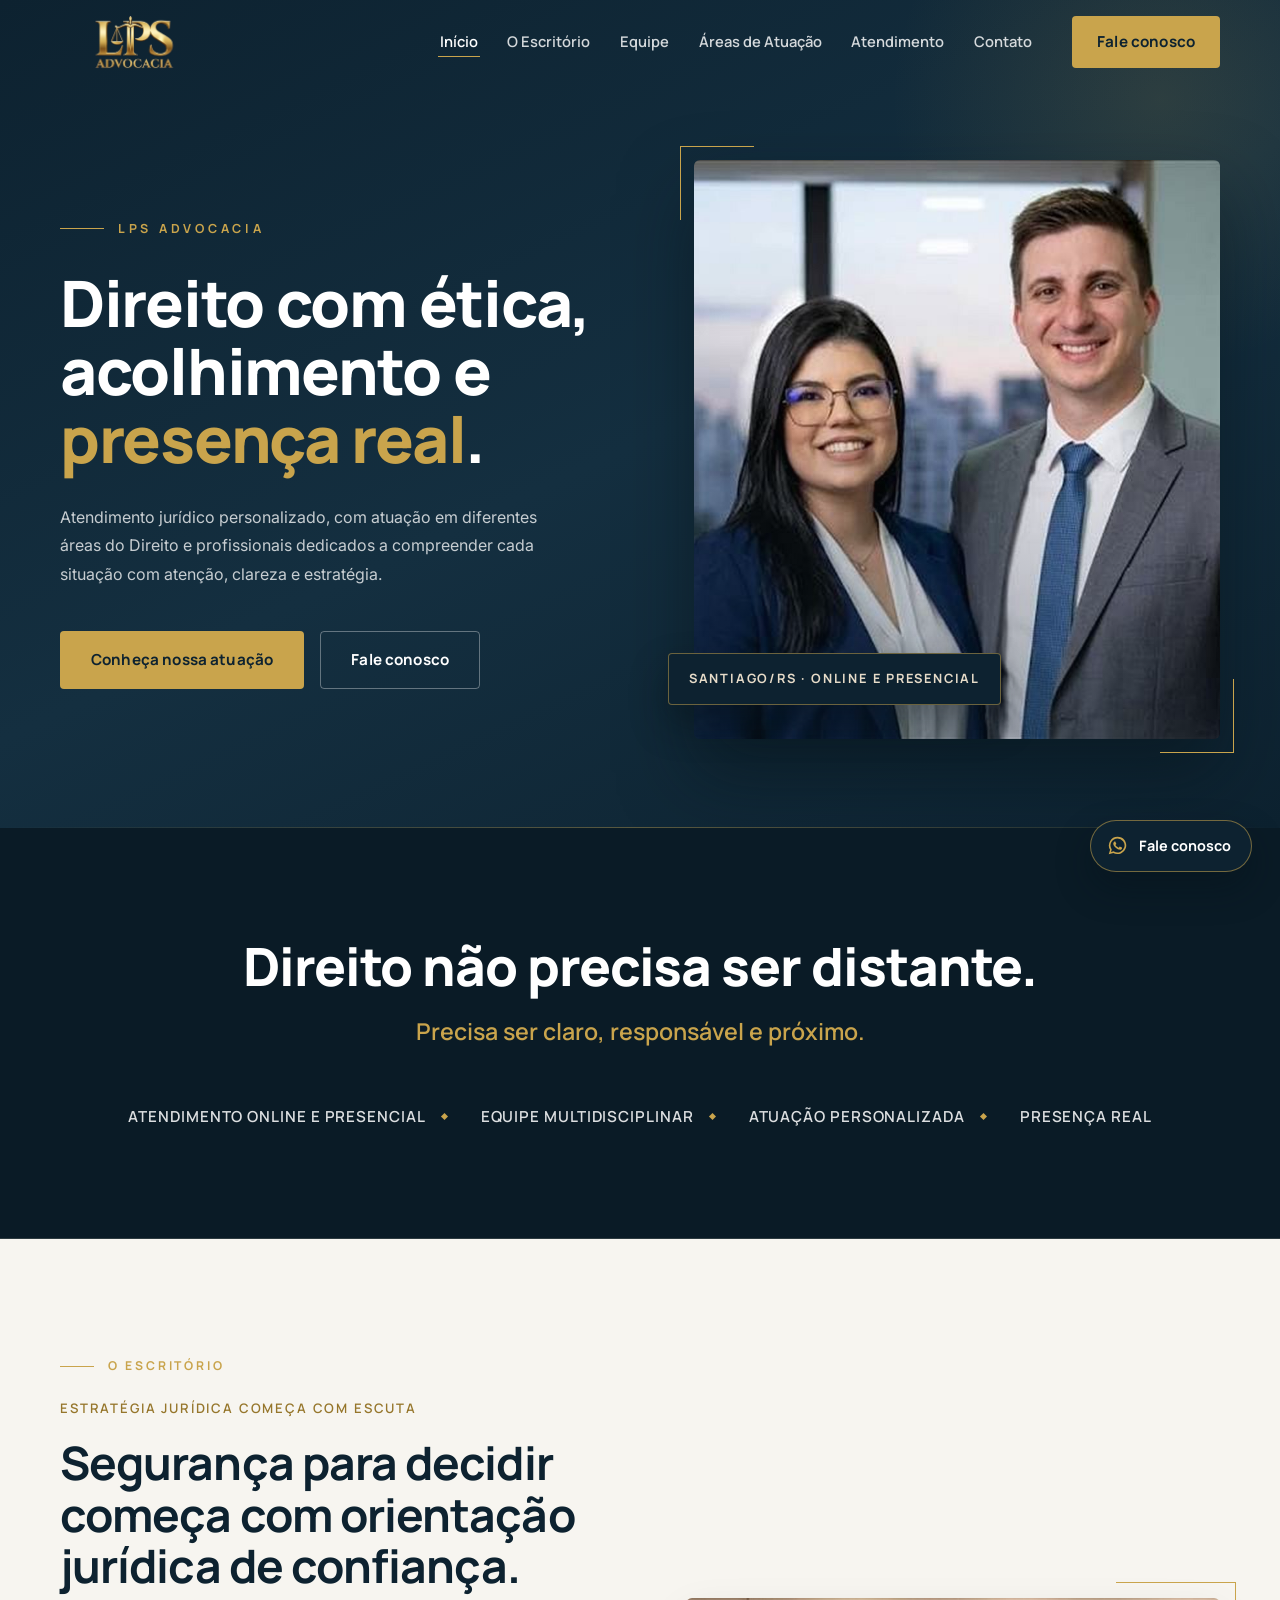
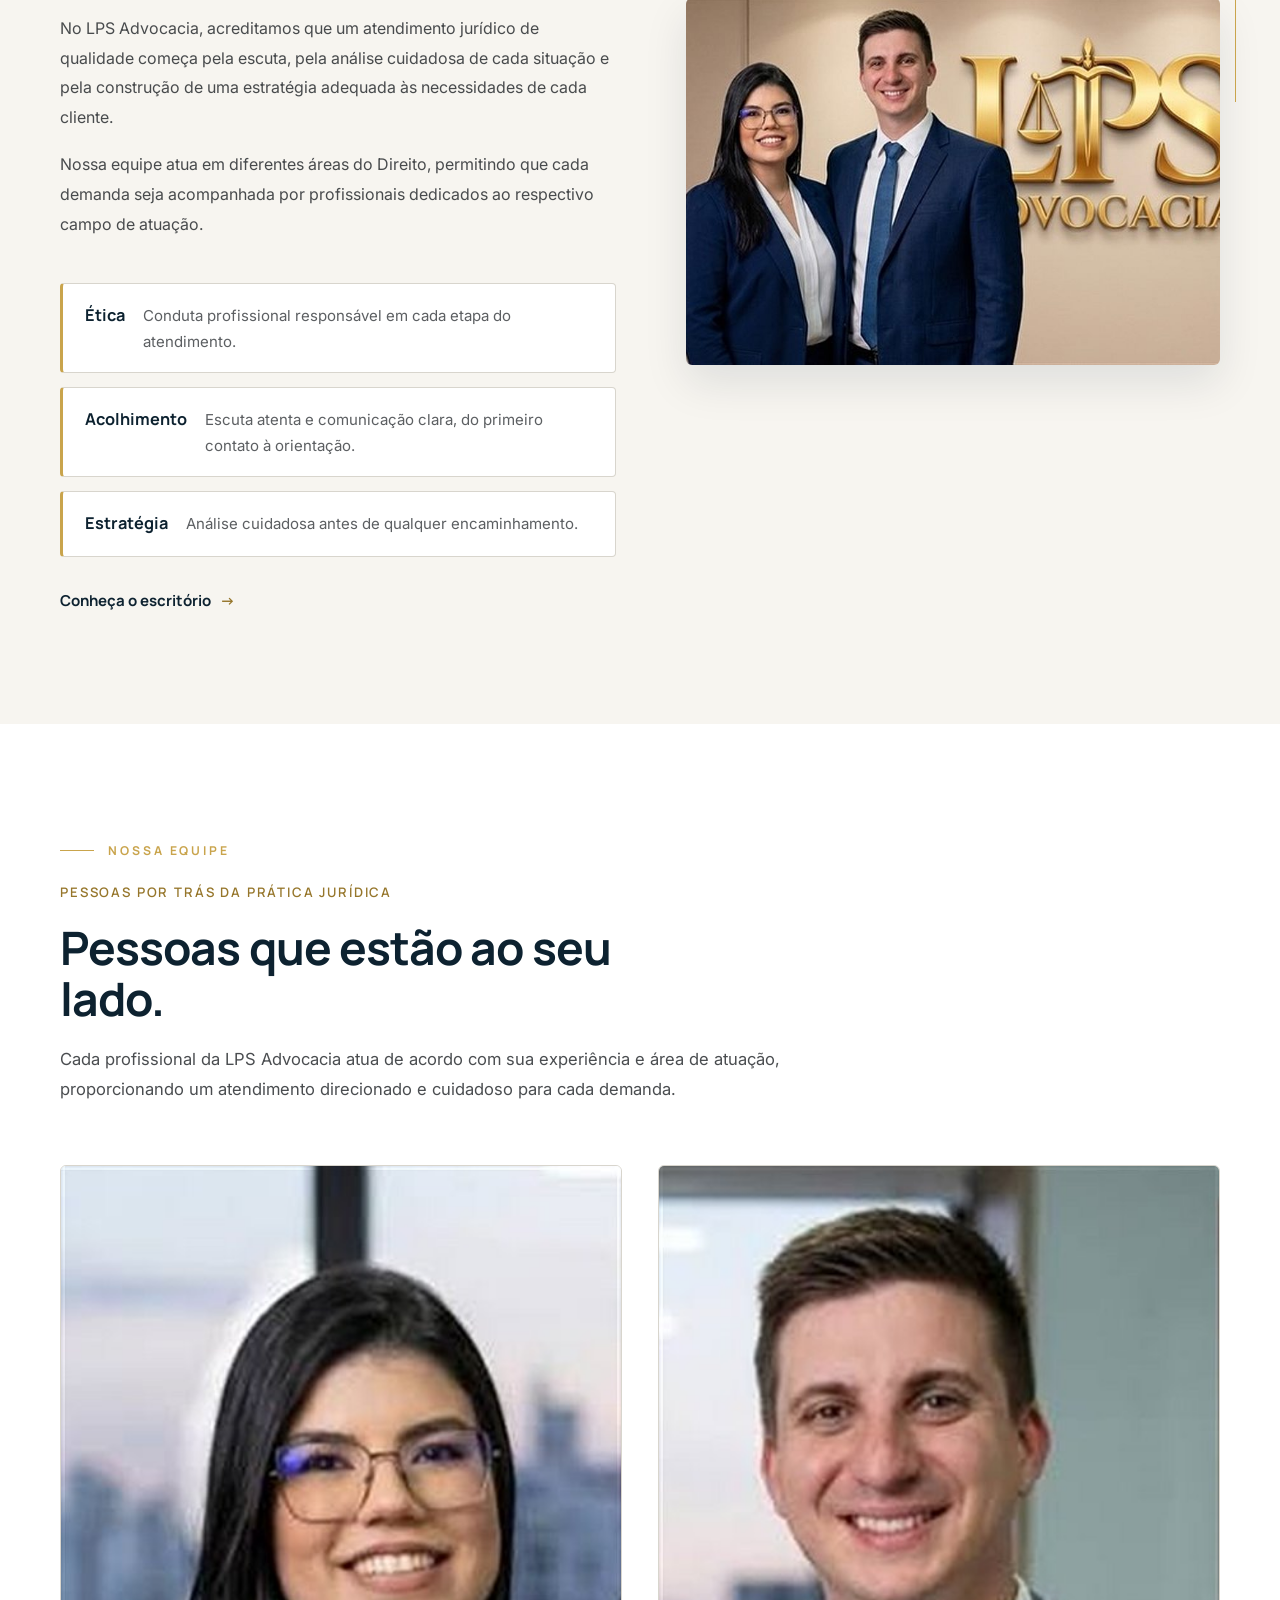
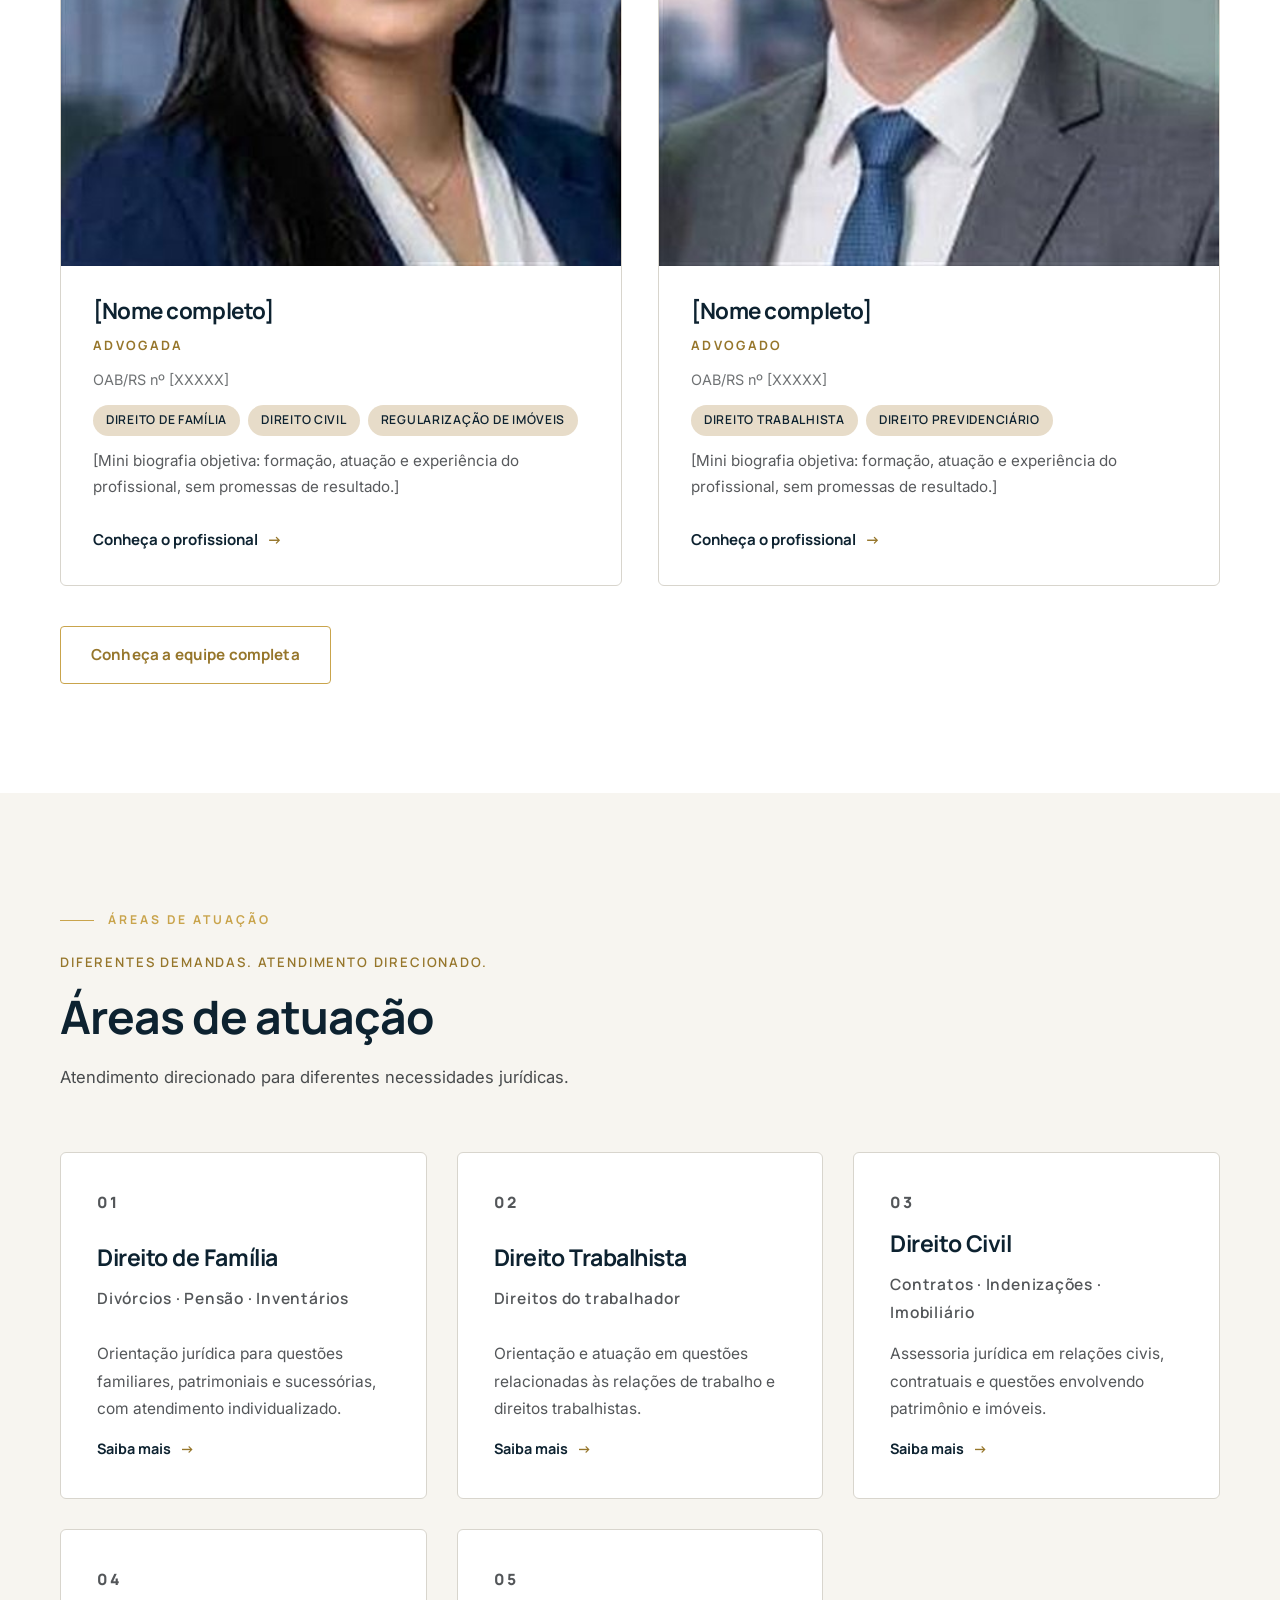
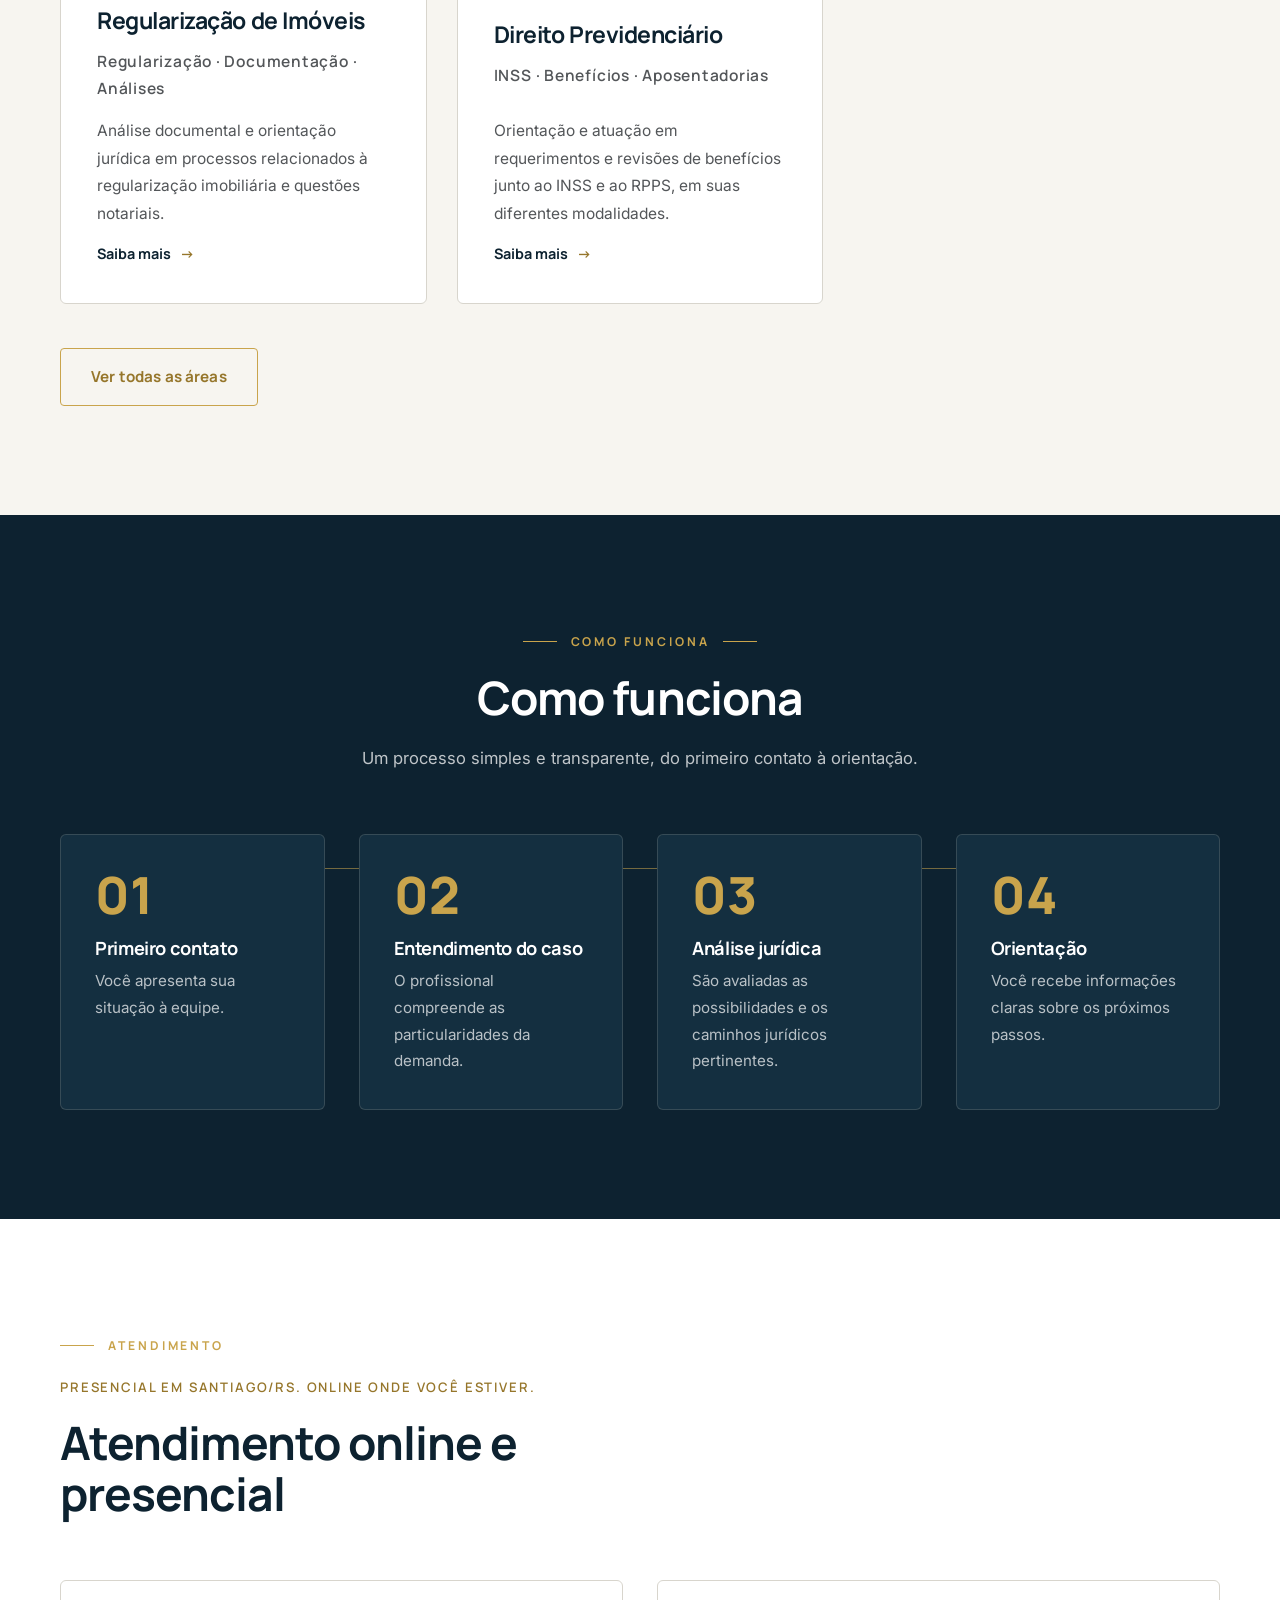
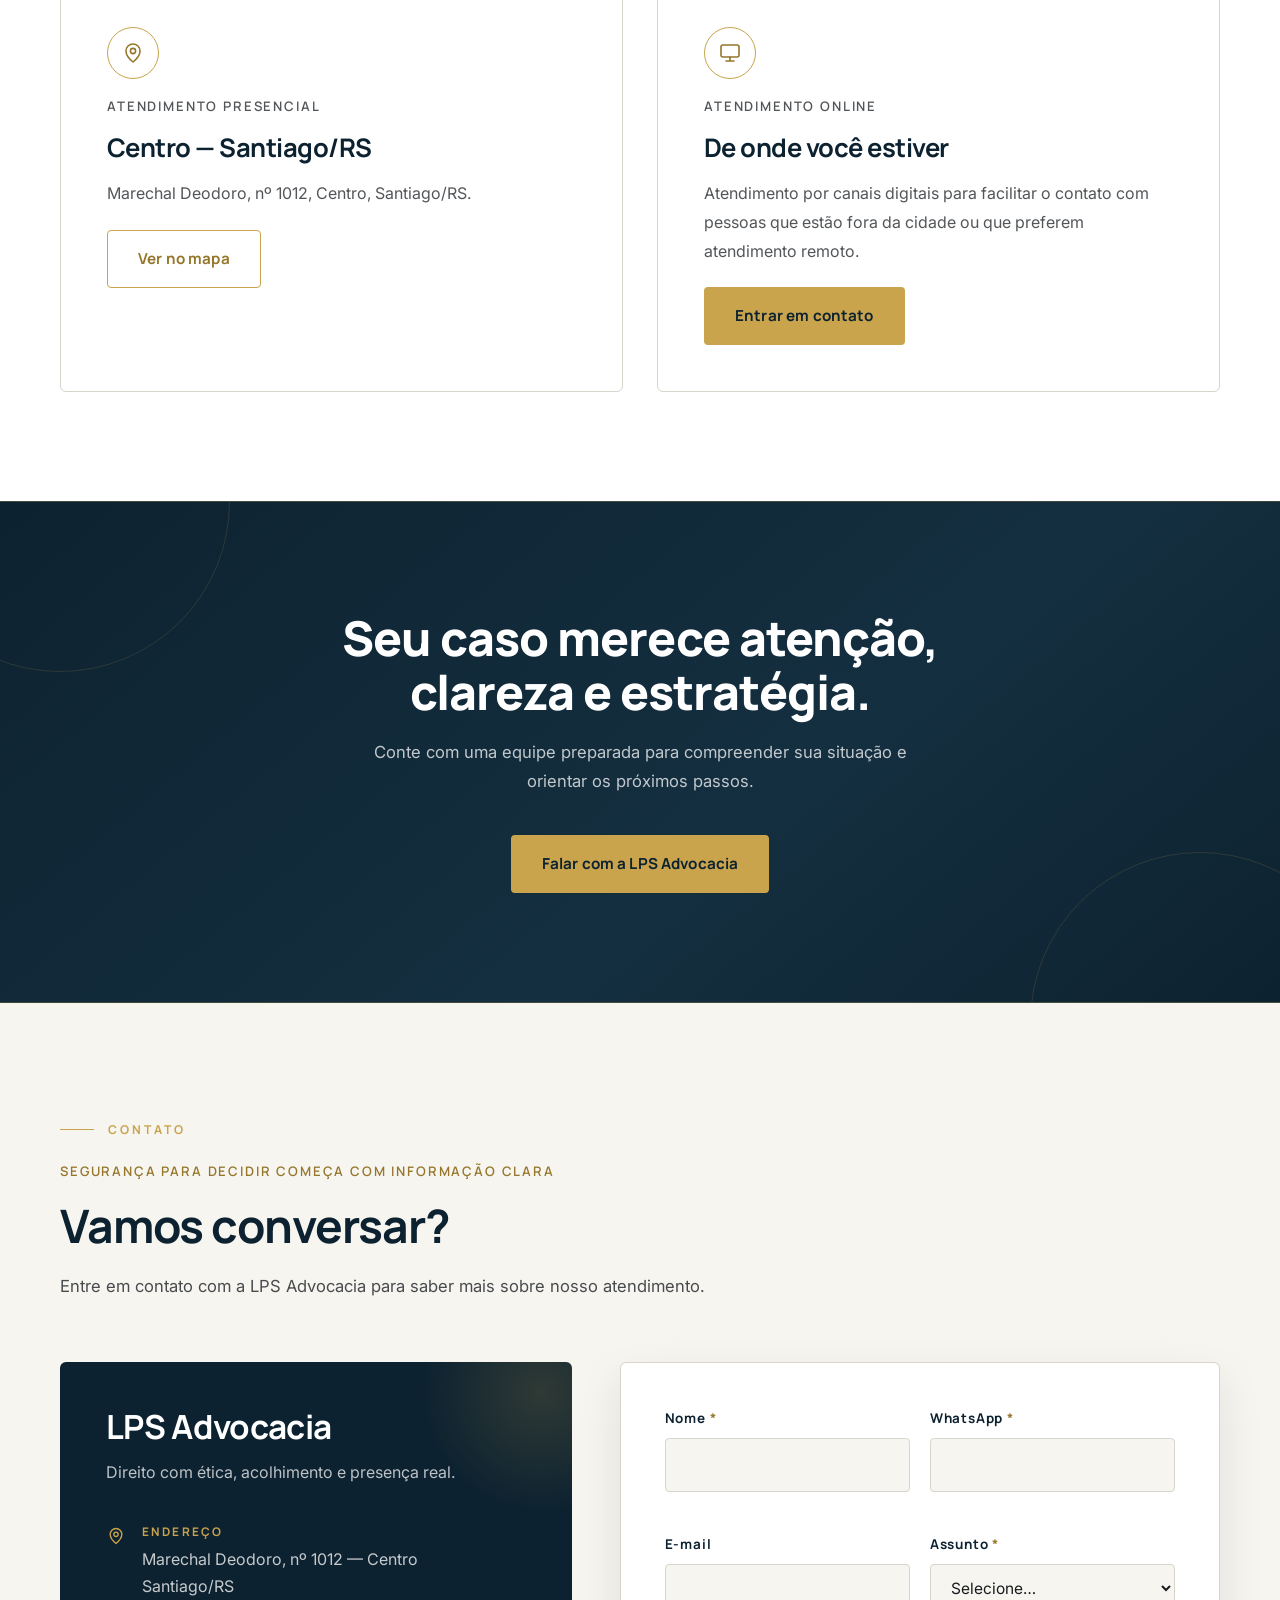
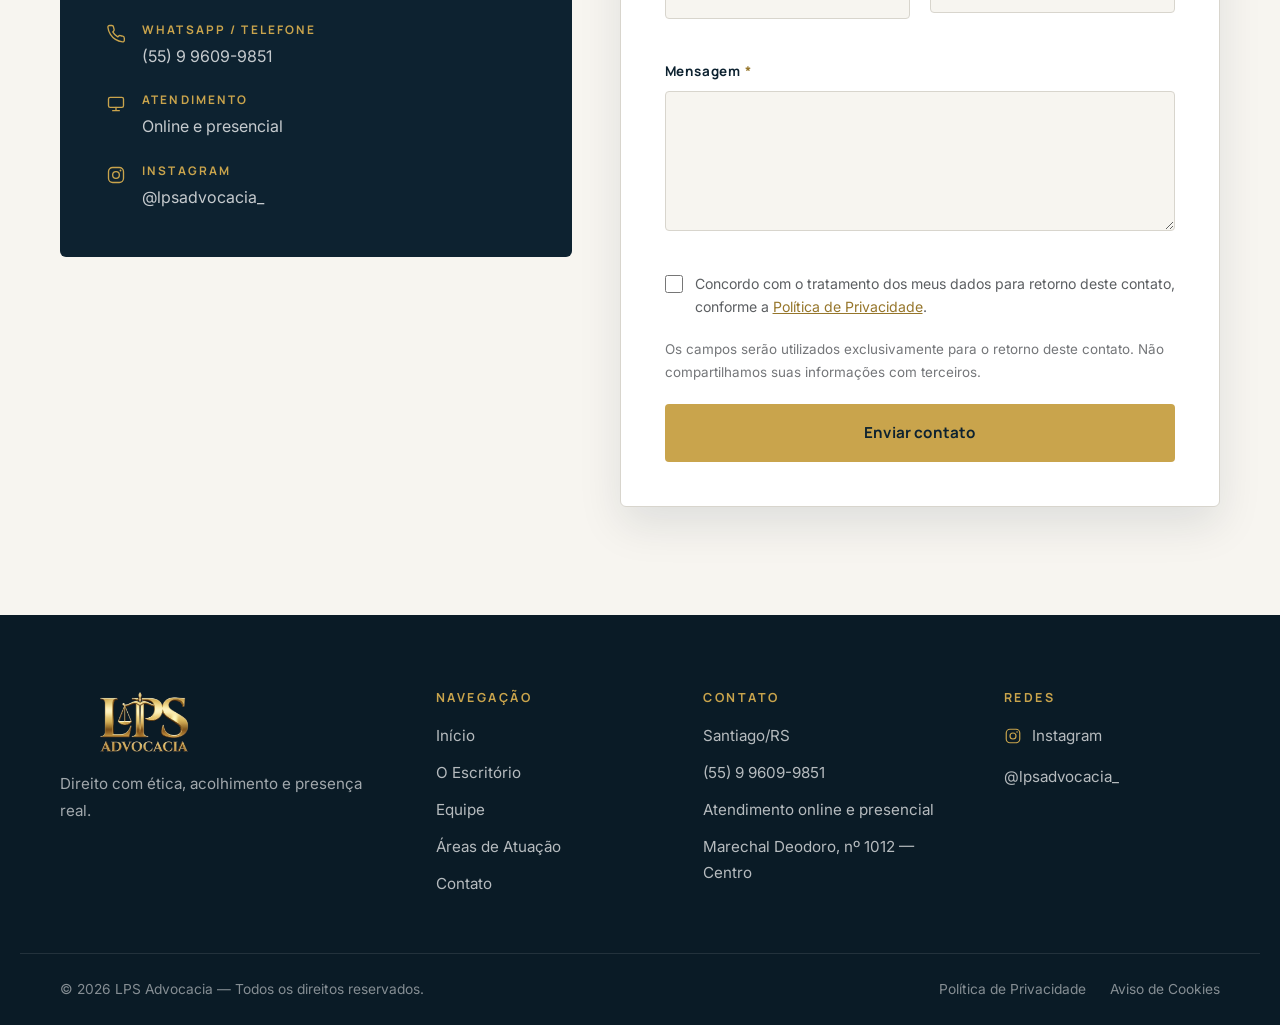
<file: index.html>
<!DOCTYPE html>
<html lang="pt-BR">
<head>
  <meta charset="UTF-8">
  <meta name="viewport" content="width=device-width, initial-scale=1">

  <title>LPS Advocacia | Advocacia em Santiago/RS</title>
  <meta name="description" content="LPS Advocacia em Santiago/RS. Atendimento jurídico online e presencial em diferentes áreas do Direito, com atuação ética, estratégica e personalizada.">
  <link rel="canonical" href="https://www.lpsadvocacia.com.br/">

  <meta property="og:type" content="website">
  <meta property="og:locale" content="pt_BR">
  <meta property="og:site_name" content="LPS Advocacia">
  <meta property="og:title" content="LPS Advocacia | Advocacia em Santiago/RS">
  <meta property="og:description" content="Atendimento jurídico online e presencial em diferentes áreas do Direito, com atuação ética, estratégica e personalizada.">
  <meta property="og:url" content="https://www.lpsadvocacia.com.br/">
  <meta property="og:image" content="https://www.lpsadvocacia.com.br/assets/img/og-image.png">
  <meta name="twitter:card" content="summary_large_image">

  <meta name="theme-color" content="#0D2230">
  <link rel="icon" href="assets/img/favicon-192.png" sizes="192x192" type="image/png">
  <link rel="apple-touch-icon" href="assets/img/favicon-192.png">

  <link rel="preconnect" href="https://fonts.googleapis.com">
  <link rel="preconnect" href="https://fonts.gstatic.com" crossorigin>
  <link href="https://fonts.googleapis.com/css2?family=Manrope:wght@600;700;800&family=Inter:wght@400;500&display=swap" rel="stylesheet">

  <link rel="stylesheet" href="assets/css/style.css">

  <script type="application/ld+json">
  {
    "@context": "https://schema.org",
    "@type": "LegalService",
    "name": "LPS Advocacia",
    "description": "Atendimento jurídico online e presencial em diferentes áreas do Direito, com atuação ética, estratégica e personalizada.",
    "url": "https://www.lpsadvocacia.com.br/",
    "logo": "https://www.lpsadvocacia.com.br/assets/img/logo-lps-dourado.png",
    "image": "https://www.lpsadvocacia.com.br/assets/img/og-image.png",
    "telephone": "+5555996099851",
    "address": {
      "@type": "PostalAddress",
      "streetAddress": "Marechal Deodoro, nº 1012, Centro",
      "addressLocality": "Santiago",
      "addressRegion": "RS",
      "addressCountry": "BR"
    },
    "areaServed": "Santiago e região, Brasil",
    "priceRange": "$$",
    "sameAs": ["https://www.instagram.com/lpsadvocacia_/"]
  }
  </script>
</head>
<body>
  <a class="skip-link" href="#conteudo">Ir para o conteúdo</a>

  <!-- ============ 01 · Header ============ -->
  <header class="site-header" data-header>
    <div class="container header-inner">
      <a class="brand" href="index.html" aria-label="LPS Advocacia — Página inicial">
        <img src="assets/img/logo-lps-dourado.png" alt="LPS Advocacia" width="148" height="55" loading="eager">
      </a>

      <nav class="nav" aria-label="Navegação principal">
        <ul class="nav-list">
          <li><a href="index.html" aria-current="page">Início</a></li>
          <li><a href="o-escritorio/index.html">O Escritório</a></li>
          <li><a href="equipe/index.html">Equipe</a></li>
          <li><a href="areas-de-atuacao/index.html">Áreas de Atuação</a></li>
          <li><a href="#atendimento">Atendimento</a></li>
          <li><a href="contato/index.html">Contato</a></li>
        </ul>
      </nav>

      <a class="btn btn-gold header-cta" href="contato/index.html">Fale conosco</a>

      <button class="menu-toggle" type="button" data-menu-toggle aria-expanded="false" aria-controls="menu-mobile" aria-label="Abrir menu">
        <span></span><span></span><span></span>
      </button>
    </div>

    <nav class="mobile-menu" id="menu-mobile" data-mobile-menu hidden aria-label="Navegação mobile">
      <a class="mm-link" href="index.html" aria-current="page">Início</a>
      <a class="mm-link" href="o-escritorio/index.html">O Escritório</a>
      <a class="mm-link" href="equipe/index.html">Equipe</a>
      <a class="mm-link" href="areas-de-atuacao/index.html">Áreas de Atuação</a>
      <a class="mm-link" href="#atendimento">Atendimento</a>
      <a class="mm-link" href="contato/index.html">Contato</a>

      <a class="btn btn-gold btn-block mm-cta" href="contato/index.html">Fale conosco</a>

      <div class="mm-meta">
        <span>Santiago/RS — Atendimento online e presencial</span>
        <a href="tel:+5555996099851">(55) 9 9609-9851</a>
      </div>
    </nav>
  </header>

  <main id="conteudo">

    <!-- ============ 02 · Hero ============ -->
    <section class="hero">
      <div class="container hero-grid">
        <div>
          <p class="hero-eyebrow">LPS Advocacia</p>
          <h1>Direito com ética, acolhimento e <span class="gold">presença real</span>.</h1>
          <p class="hero-text">
            Atendimento jurídico personalizado, com atuação em diferentes áreas do Direito
            e profissionais dedicados a compreender cada situação com atenção, clareza e estratégia.
          </p>
          <div class="hero-actions">
            <a class="btn btn-gold" href="#areas">Conheça nossa atuação</a>
            <a class="btn btn-ghost" href="contato/index.html">Fale conosco</a>
          </div>
        </div>

        <div class="hero-media reveal">
          <div class="frame">
            <img src="assets/img/hero-equipe.jpg" width="894" height="894"
                 alt="Profissionais da LPS Advocacia no escritório, em atendimento" loading="eager" fetchpriority="high">
          </div>
          <span class="corner corner--tl" aria-hidden="true"></span>
          <span class="corner corner--br" aria-hidden="true"></span>
          <p class="hero-badge">Santiago/RS · Online e presencial</p>
        </div>
      </div>
    </section>

    <!-- ============ 03 · Posicionamento ============ -->
    <section class="section manifesto">
      <div class="container">
        <h2 class="reveal">Direito não precisa ser distante.</h2>
        <p class="sub reveal" style="--d: 90ms">Precisa ser claro, responsável e próximo.</p>
        <ul class="manifesto-list reveal" style="--d: 180ms">
          <li>Atendimento online e presencial</li>
          <li>Equipe multidisciplinar</li>
          <li>Atuação personalizada</li>
          <li>Presença real</li>
        </ul>
      </div>
    </section>

    <!-- ============ 04 · O Escritório ============ -->
    <section class="section section--off" id="escritorio">
      <div class="container split">
        <div class="reveal">
          <p class="eyebrow">O Escritório</p>
          <p class="microcopy" style="margin-bottom: 18px">Estratégia jurídica começa com escuta</p>
          <h2 class="section-title">Segurança para decidir começa com orientação jurídica de confiança.</h2>
          <div class="prose" style="margin-top: 22px">
            <p>
              No LPS Advocacia, acreditamos que um atendimento jurídico de qualidade começa pela
              escuta, pela análise cuidadosa de cada situação e pela construção de uma estratégia
              adequada às necessidades de cada cliente.
            </p>
            <p>
              Nossa equipe atua em diferentes áreas do Direito, permitindo que cada demanda seja
              acompanhada por profissionais dedicados ao respectivo campo de atuação.
            </p>
          </div>

          <div class="values">
            <div class="value"><strong>Ética</strong><span>Conduta profissional responsável em cada etapa do atendimento.</span></div>
            <div class="value"><strong>Acolhimento</strong><span>Escuta atenta e comunicação clara, do primeiro contato à orientação.</span></div>
            <div class="value"><strong>Estratégia</strong><span>Análise cuidadosa antes de qualquer encaminhamento.</span></div>
          </div>

          <p style="margin-top: 30px">
            <a class="link-arrow" href="o-escritorio/index.html">Conheça o escritório</a>
          </p>
        </div>

        <div class="media-card reveal" style="--d: 120ms">
          <img src="assets/img/escritorio.jpg" width="880" height="502"
               alt="Equipe da LPS Advocacia no escritório, diante da identidade visual do escritório"
               loading="lazy">
        </div>
      </div>
    </section>

    <!-- ============ 05 · Nossa equipe ============ -->
    <section class="section" id="equipe">
      <div class="container">
        <div class="section-head reveal">
          <p class="eyebrow">Nossa Equipe</p>
          <p class="microcopy" style="margin-bottom: 18px">Pessoas por trás da prática jurídica</p>
          <h2 class="section-title">Pessoas que estão ao seu lado.</h2>
          <p class="lead">
            Cada profissional da LPS Advocacia atua de acordo com sua experiência e área de
            atuação, proporcionando um atendimento direcionado e cuidadoso para cada demanda.
          </p>
        </div>

        <div class="team-grid">
          <!-- EDITAR: substituir pelos dados reais de cada profissional -->
          <article class="team-card reveal">
            <div class="team-photo">
              <img src="assets/img/retrato-1.jpg" width="440" height="550"
                   alt="Retrato da profissional da LPS Advocacia" loading="lazy">
            </div>
            <div class="team-body">
              <h3>[Nome completo]</h3>
              <p class="team-role">Advogada</p>
              <p class="team-oab">OAB/RS nº [XXXXX]</p>
              <ul class="tag-list" aria-label="Áreas de atuação">
                <li class="tag">Direito de Família</li>
                <li class="tag">Direito Civil</li>
                <li class="tag">Regularização de Imóveis</li>
              </ul>
              <p class="team-bio">
                [Mini biografia objetiva: formação, atuação e experiência do profissional,
                sem promessas de resultado.]
              </p>
              <a class="link-arrow" href="equipe/index.html#profissional-1">Conheça o profissional</a>
            </div>
          </article>

          <article class="team-card reveal" style="--d: 120ms">
            <div class="team-photo">
              <img src="assets/img/retrato-2.jpg" width="440" height="550"
                   alt="Retrato do profissional da LPS Advocacia" loading="lazy">
            </div>
            <div class="team-body">
              <h3>[Nome completo]</h3>
              <p class="team-role">Advogado</p>
              <p class="team-oab">OAB/RS nº [XXXXX]</p>
              <ul class="tag-list" aria-label="Áreas de atuação">
                <li class="tag">Direito Trabalhista</li>
                <li class="tag">Direito Previdenciário</li>
              </ul>
              <p class="team-bio">
                [Mini biografia objetiva: formação, atuação e experiência do profissional,
                sem promessas de resultado.]
              </p>
              <a class="link-arrow" href="equipe/index.html#profissional-2">Conheça o profissional</a>
            </div>
          </article>
        </div>

        <p class="reveal" style="margin-top: 40px">
          <a class="btn btn-outline" href="equipe/index.html">Conheça a equipe completa</a>
        </p>
      </div>
    </section>

    <!-- ============ 06 · Áreas de atuação ============ -->
    <section class="section section--off" id="areas">
      <div class="container">
        <div class="section-head reveal">
          <p class="eyebrow">Áreas de Atuação</p>
          <p class="microcopy" style="margin-bottom: 18px">Diferentes demandas. Atendimento direcionado.</p>
          <h2 class="section-title">Áreas de atuação</h2>
          <p class="lead">Atendimento direcionado para diferentes necessidades jurídicas.</p>
        </div>

        <div class="area-grid">
          <article class="area-card reveal">
            <p class="area-index">01</p>
            <h3>Direito de Família</h3>
            <p class="area-tags">Divórcios · Pensão · Inventários</p>
            <p>Orientação jurídica para questões familiares, patrimoniais e sucessórias, com atendimento individualizado.</p>
            <a class="link-arrow" href="areas-de-atuacao/familia/index.html">Saiba mais</a>
          </article>

          <article class="area-card reveal" style="--d: 80ms">
            <p class="area-index">02</p>
            <h3>Direito Trabalhista</h3>
            <p class="area-tags">Direitos do trabalhador</p>
            <p>Orientação e atuação em questões relacionadas às relações de trabalho e direitos trabalhistas.</p>
            <a class="link-arrow" href="areas-de-atuacao/trabalhista/index.html">Saiba mais</a>
          </article>

          <article class="area-card reveal" style="--d: 160ms">
            <p class="area-index">03</p>
            <h3>Direito Civil</h3>
            <p class="area-tags">Contratos · Indenizações · Imobiliário</p>
            <p>Assessoria jurídica em relações civis, contratuais e questões envolvendo patrimônio e imóveis.</p>
            <a class="link-arrow" href="areas-de-atuacao/civil/index.html">Saiba mais</a>
          </article>

          <article class="area-card reveal" style="--d: 80ms">
            <p class="area-index">04</p>
            <h3>Regularização de Imóveis</h3>
            <p class="area-tags">Regularização · Documentação · Análises</p>
            <p>Análise documental e orientação jurídica em processos relacionados à regularização imobiliária e questões notariais.</p>
            <a class="link-arrow" href="areas-de-atuacao/imobiliario/index.html">Saiba mais</a>
          </article>

          <article class="area-card reveal" style="--d: 160ms">
            <p class="area-index">05</p>
            <h3>Direito Previdenciário</h3>
            <p class="area-tags">INSS · Benefícios · Aposentadorias</p>
            <p>Orientação e atuação em requerimentos e revisões de benefícios junto ao INSS e ao RPPS, em suas diferentes modalidades.</p>
            <a class="link-arrow" href="areas-de-atuacao/previdenciario/index.html">Saiba mais</a>
          </article>
        </div>

        <p class="reveal" style="margin-top: 44px">
          <a class="btn btn-outline" href="areas-de-atuacao/index.html">Ver todas as áreas</a>
        </p>
      </div>
    </section>

    <!-- ============ 07 · Como funciona ============ -->
    <section class="section section--navy" id="como-funciona">
      <div class="container">
        <div class="section-head section-head--center reveal">
          <p class="eyebrow eyebrow--center">Como Funciona</p>
          <h2 class="section-title">Como funciona</h2>
          <p class="lead">Um processo simples e transparente, do primeiro contato à orientação.</p>
        </div>

        <div class="steps">
          <article class="step reveal">
            <span class="step-num">01</span>
            <h3>Primeiro contato</h3>
            <p>Você apresenta sua situação à equipe.</p>
          </article>
          <article class="step reveal" style="--d: 90ms">
            <span class="step-num">02</span>
            <h3>Entendimento do caso</h3>
            <p>O profissional compreende as particularidades da demanda.</p>
          </article>
          <article class="step reveal" style="--d: 180ms">
            <span class="step-num">03</span>
            <h3>Análise jurídica</h3>
            <p>São avaliadas as possibilidades e os caminhos jurídicos pertinentes.</p>
          </article>
          <article class="step reveal" style="--d: 270ms">
            <span class="step-num">04</span>
            <h3>Orientação</h3>
            <p>Você recebe informações claras sobre os próximos passos.</p>
          </article>
        </div>
      </div>
    </section>

    <!-- ============ 08 · Atendimento ============ -->
    <section class="section" id="atendimento">
      <div class="container">
        <div class="section-head reveal">
          <p class="eyebrow">Atendimento</p>
          <p class="microcopy" style="margin-bottom: 18px">Presencial em Santiago/RS. Online onde você estiver.</p>
          <h2 class="section-title">Atendimento online e presencial</h2>
        </div>

        <div class="att-grid">
          <article class="att-card reveal">
            <span class="att-icon" aria-hidden="true">
              <svg viewBox="0 0 24 24" fill="none" stroke="currentColor" stroke-width="1.6" stroke-linecap="round" stroke-linejoin="round">
                <path d="M12 21s-7-5.6-7-11a7 7 0 1 1 14 0c0 5.4-7 11-7 11z"/><circle cx="12" cy="10" r="2.6"/>
              </svg>
            </span>
            <p class="microcopy">Atendimento presencial</p>
            <h3>Centro — Santiago/RS</h3>
            <address>
              Marechal Deodoro, nº 1012, Centro, Santiago/RS.
            </address>
            <a class="btn btn-outline" href="https://www.google.com/maps/search/?api=1&amp;query=Marechal+Deodoro+1012+Santiago+RS" target="_blank" rel="noopener">Ver no mapa</a>
          </article>

          <article class="att-card reveal" style="--d: 120ms">
            <span class="att-icon" aria-hidden="true">
              <svg viewBox="0 0 24 24" fill="none" stroke="currentColor" stroke-width="1.6" stroke-linecap="round" stroke-linejoin="round">
                <rect x="3" y="4" width="18" height="12" rx="2"/><path d="M8 20h8M12 16v4"/>
              </svg>
            </span>
            <p class="microcopy">Atendimento online</p>
            <h3>De onde você estiver</h3>
            <p>
              Atendimento por canais digitais para facilitar o contato com pessoas que estão
              fora da cidade ou que preferem atendimento remoto.
            </p>
            <a class="btn btn-gold" href="contato/index.html">Entrar em contato</a>
          </article>
        </div>
      </div>
    </section>

    <!-- ============ 09 · CTA institucional ============ -->
    <section class="section cta">
      <div class="container reveal">
        <h2>Seu caso merece atenção, clareza e estratégia.</h2>
        <p>Conte com uma equipe preparada para compreender sua situação e orientar os próximos passos.</p>
        <a class="btn btn-gold" href="contato/index.html">Falar com a LPS Advocacia</a>
      </div>
    </section>

    <!-- ============ 10 · Contato ============ -->
    <section class="section section--off" id="contato">
      <div class="container">
        <div class="section-head reveal">
          <p class="eyebrow">Contato</p>
          <p class="microcopy" style="margin-bottom: 18px">Segurança para decidir começa com informação clara</p>
          <h2 class="section-title">Vamos conversar?</h2>
          <p class="lead">Entre em contato com a LPS Advocacia para saber mais sobre nosso atendimento.</p>
        </div>

        <div class="contact-grid">
          <aside class="contact-info reveal">
            <h3>LPS Advocacia</h3>
            <p>Direito com ética, acolhimento e presença real.</p>

            <ul class="contact-list">
              <li>
                <svg viewBox="0 0 24 24" fill="none" stroke="currentColor" stroke-width="1.6" stroke-linecap="round" stroke-linejoin="round" aria-hidden="true"><path d="M12 21s-7-5.6-7-11a7 7 0 1 1 14 0c0 5.4-7 11-7 11z"/><circle cx="12" cy="10" r="2.6"/></svg>
                <span>
                  <span class="label">Endereço</span>
                  <a href="https://www.google.com/maps/search/?api=1&amp;query=Marechal+Deodoro+1012+Santiago+RS" target="_blank" rel="noopener">
                    Marechal Deodoro, nº 1012 — Centro<br>Santiago/RS
                  </a>
                </span>
              </li>
              <li>
                <svg viewBox="0 0 24 24" fill="none" stroke="currentColor" stroke-width="1.6" stroke-linecap="round" stroke-linejoin="round" aria-hidden="true"><path d="M22 16.9v2.6a2 2 0 0 1-2.2 2 19.6 19.6 0 0 1-8.5-3 19.3 19.3 0 0 1-6-6A19.6 19.6 0 0 1 2.3 4a2 2 0 0 1 2-2.2H7a2 2 0 0 1 2 1.7c.1 1 .4 1.9.7 2.8a2 2 0 0 1-.5 2.1L8.1 9.5a16 16 0 0 0 6 6l1.1-1.1a2 2 0 0 1 2.1-.5c.9.3 1.8.6 2.8.7a2 2 0 0 1 1.7 2z"/></svg>
                <span>
                  <span class="label">WhatsApp / Telefone</span>
                  <a href="tel:+5555996099851">(55) 9 9609-9851</a>
                </span>
              </li>
              <li>
                <svg viewBox="0 0 24 24" fill="none" stroke="currentColor" stroke-width="1.6" stroke-linecap="round" stroke-linejoin="round" aria-hidden="true"><rect x="3" y="4" width="18" height="12" rx="2"/><path d="M8 20h8M12 16v4"/></svg>
                <span>
                  <span class="label">Atendimento</span>
                  Online e presencial
                </span>
              </li>
              <li>
                <svg viewBox="0 0 24 24" fill="none" stroke="currentColor" stroke-width="1.6" stroke-linecap="round" stroke-linejoin="round" aria-hidden="true"><rect x="3" y="3" width="18" height="18" rx="5"/><circle cx="12" cy="12" r="4"/><circle cx="17.4" cy="6.6" r="1.1" fill="currentColor" stroke="none"/></svg>
                <span>
                  <span class="label">Instagram</span>
                  <a href="https://www.instagram.com/lpsadvocacia_/" target="_blank" rel="noopener">@lpsadvocacia_</a>
                </span>
              </li>
            </ul>
          </aside>

          <form class="contact-form reveal" style="--d: 120ms" data-contact-form novalidate>
            <div class="form-grid">
              <div class="field">
                <label for="nome">Nome <span class="req" aria-hidden="true">*</span></label>
                <input type="text" id="nome" name="nome" autocomplete="name" required aria-describedby="erro-nome">
                <p class="error" id="erro-nome" aria-live="polite"></p>
              </div>

              <div class="field">
                <label for="whatsapp">WhatsApp <span class="req" aria-hidden="true">*</span></label>
                <input type="tel" id="whatsapp" name="whatsapp" autocomplete="tel" inputmode="tel" required aria-describedby="erro-whatsapp">
                <p class="error" id="erro-whatsapp" aria-live="polite"></p>
              </div>

              <div class="field">
                <label for="email">E-mail</label>
                <input type="email" id="email" name="email" autocomplete="email" aria-describedby="erro-email">
                <p class="error" id="erro-email" aria-live="polite"></p>
              </div>

              <div class="field">
                <label for="assunto">Assunto <span class="req" aria-hidden="true">*</span></label>
                <select id="assunto" name="assunto" required aria-describedby="erro-assunto">
                  <option value="">Selecione…</option>
                  <option>Atendimento geral</option>
                  <option>Direito de Família</option>
                  <option>Direito Trabalhista</option>
                  <option>Direito Civil</option>
                  <option>Regularização de Imóveis</option>
                  <option>Direito Previdenciário</option>
                  <option>Outro assunto</option>
                </select>
                <p class="error" id="erro-assunto" aria-live="polite"></p>
              </div>

              <div class="field field--full">
                <label for="mensagem">Mensagem <span class="req" aria-hidden="true">*</span></label>
                <textarea id="mensagem" name="mensagem" required aria-describedby="erro-mensagem"></textarea>
                <p class="error" id="erro-mensagem" aria-live="polite"></p>
              </div>

              <label class="consent" for="consentimento">
                <input type="checkbox" id="consentimento" name="consentimento" required aria-describedby="erro-consentimento">
                <span>
                  Concordo com o tratamento dos meus dados para retorno deste contato, conforme a
                  <a href="politica-de-privacidade/index.html">Política de Privacidade</a>.
                  <span class="error" id="erro-consentimento" aria-live="polite"></span>
                </span>
              </label>

              <p class="form-note">
                Os campos serão utilizados exclusivamente para o retorno deste contato.
                Não compartilhamos suas informações com terceiros.
              </p>

              <div class="field--full">
                <button class="btn btn-gold btn-block" type="submit">Enviar contato</button>
              </div>

              <p class="form-status" data-form-status role="status" aria-live="polite"></p>
            </div>
          </form>
        </div>
      </div>
    </section>
  </main>

  <!-- ============ 11 · Rodapé ============ -->
  <footer class="site-footer">
    <div class="container footer-grid">
      <div class="footer-brand">
        <img src="assets/img/logo-lps-dourado.png" alt="LPS Advocacia" width="168" height="62" loading="lazy">
        <p>Direito com ética, acolhimento e presença real.</p>
      </div>

      <nav class="footer-col" aria-label="Navegação do rodapé">
        <h3>Navegação</h3>
        <ul>
          <li><a href="index.html">Início</a></li>
          <li><a href="o-escritorio/index.html">O Escritório</a></li>
          <li><a href="equipe/index.html">Equipe</a></li>
          <li><a href="areas-de-atuacao/index.html">Áreas de Atuação</a></li>
          <li><a href="contato/index.html">Contato</a></li>
        </ul>
      </nav>

      <div class="footer-col">
        <h3>Contato</h3>
        <ul>
          <li>Santiago/RS</li>
          <li><a href="tel:+5555996099851">(55) 9 9609-9851</a></li>
          <li>Atendimento online e presencial</li>
          <li>Marechal Deodoro, nº 1012 — Centro</li>
        </ul>
      </div>

      <div class="footer-col">
        <h3>Redes</h3>
        <ul>
          <li>
            <a class="social-link" href="https://www.instagram.com/lpsadvocacia_/" target="_blank" rel="noopener">
              <svg viewBox="0 0 24 24" fill="none" stroke="currentColor" stroke-width="1.6" stroke-linecap="round" stroke-linejoin="round" aria-hidden="true"><rect x="3" y="3" width="18" height="18" rx="5"/><circle cx="12" cy="12" r="4"/><circle cx="17.4" cy="6.6" r="1.1" fill="currentColor" stroke="none"/></svg>
              Instagram
            </a>
          </li>
          <li>@lpsadvocacia_</li>
        </ul>
      </div>
    </div>

    <div class="container footer-bottom">
      <p>© <span data-year>2026</span> LPS Advocacia — Todos os direitos reservados.</p>
      <ul>
        <li><a href="politica-de-privacidade/index.html">Política de Privacidade</a></li>
        <li><a href="politica-de-privacidade/index.html#cookies">Aviso de Cookies</a></li>
      </ul>
    </div>
  </footer>

  <a class="whatsapp" href="https://wa.me/5555996099851?text=Ol%C3%A1%2C%20gostaria%20de%20mais%20informa%C3%A7%C3%B5es%20sobre%20o%20atendimento."
     target="_blank" rel="noopener" aria-label="Fale conosco pelo WhatsApp">
    <svg viewBox="0 0 24 24" fill="currentColor" aria-hidden="true"><path d="M12.04 2a9.9 9.9 0 0 0-8.5 14.96L2 22l5.2-1.5A9.9 9.9 0 1 0 12.04 2zm0 1.9a8 8 0 1 1-4.1 14.85l-.3-.18-3.1.9.92-3-.2-.31A8 8 0 0 1 12.04 3.9zm4.6 10.2c-.25-.13-1.47-.72-1.7-.8-.23-.09-.4-.13-.56.13-.17.25-.64.8-.79.97-.14.17-.29.19-.54.06a6.5 6.5 0 0 1-1.92-1.18 7.2 7.2 0 0 1-1.33-1.65c-.14-.24-.01-.37.11-.5.11-.11.25-.29.37-.44.13-.15.17-.25.25-.42.09-.17.04-.31-.02-.44-.06-.13-.56-1.34-.76-1.84-.2-.48-.4-.42-.56-.43h-.48c-.16 0-.43.06-.65.31-.23.25-.86.84-.86 2.05s.88 2.38 1 2.54c.13.17 1.74 2.65 4.2 3.71.59.26 1.05.41 1.4.52.59.19 1.13.16 1.56.1.47-.07 1.47-.6 1.67-1.18.21-.58.21-1.08.15-1.18-.06-.1-.23-.17-.48-.3z"/></svg>
    <span>Fale conosco</span>
  </a>

  <script src="assets/js/main.js" defer></script>
</body>
</html>
</file>
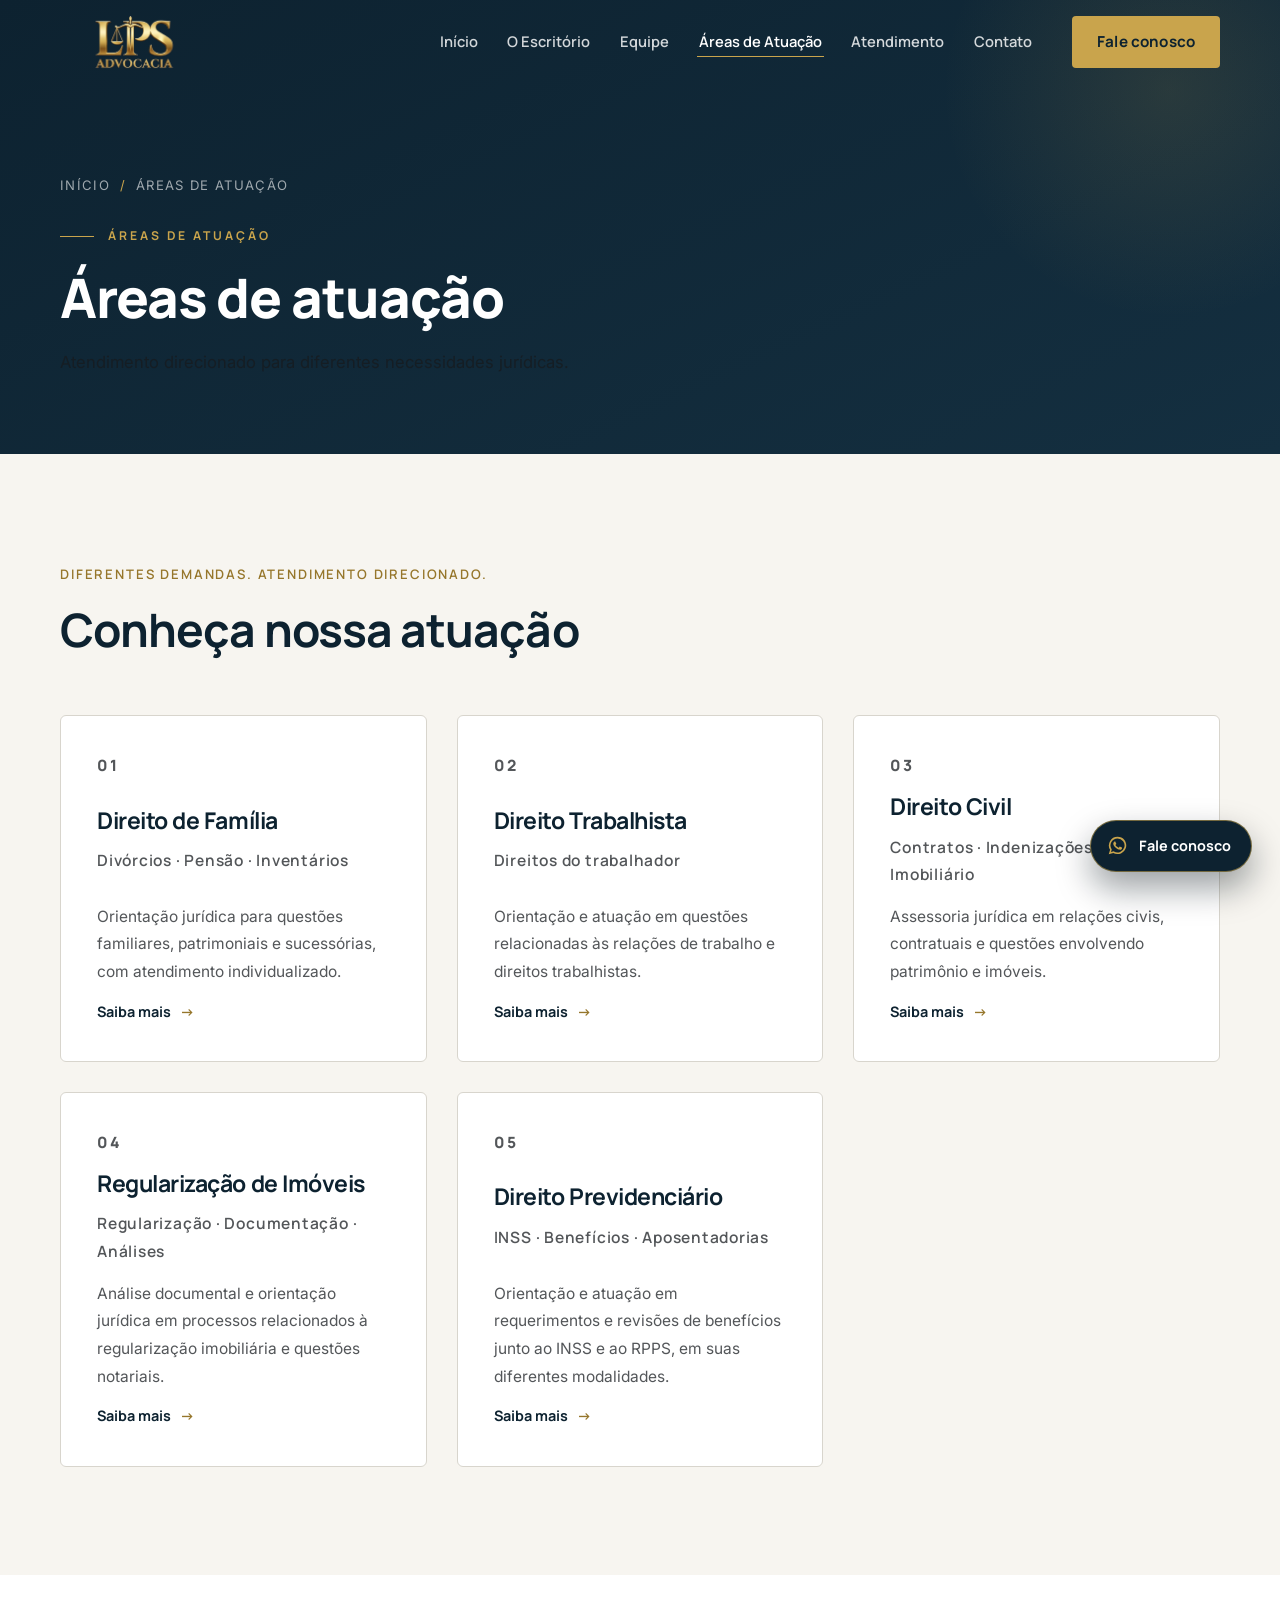
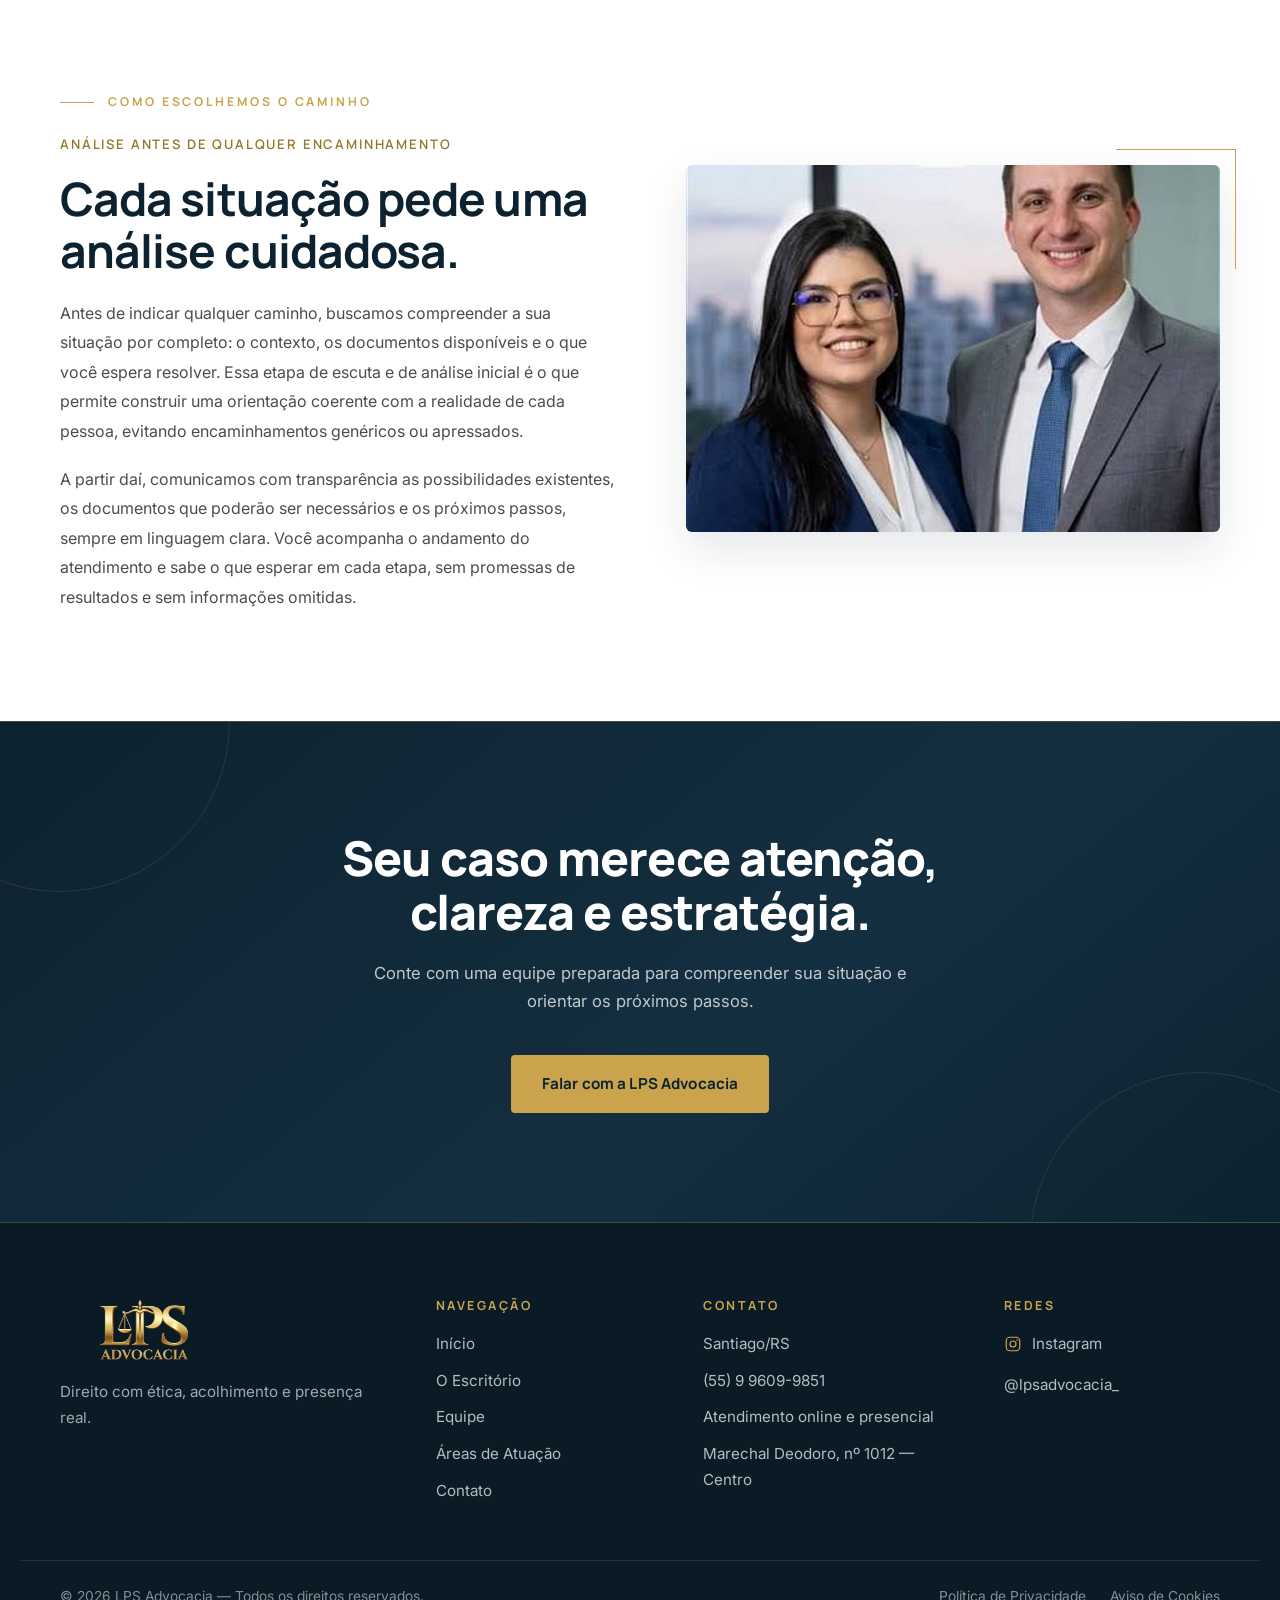
<file: areas-de-atuacao/index.html>
<!DOCTYPE html>
<html lang="pt-BR">
<head>
  <meta charset="UTF-8">
  <meta name="viewport" content="width=device-width, initial-scale=1">

  <title>Áreas de Atuação | LPS Advocacia</title>
  <meta name="description" content="Direito de Família, Trabalhista, Civil, Regularização de Imóveis e Previdenciário. Conheça as áreas de atuação da LPS Advocacia em Santiago/RS.">
  <link rel="canonical" href="https://www.lpsadvocacia.com.br/areas-de-atuacao">

  <meta property="og:type" content="website">
  <meta property="og:locale" content="pt_BR">
  <meta property="og:site_name" content="LPS Advocacia">
  <meta property="og:title" content="Áreas de Atuação | LPS Advocacia">
  <meta property="og:description" content="Direito de Família, Trabalhista, Civil, Regularização de Imóveis e Previdenciário. Conheça as áreas de atuação da LPS Advocacia em Santiago/RS.">
  <meta property="og:url" content="https://www.lpsadvocacia.com.br/areas-de-atuacao">
  <meta property="og:image" content="https://www.lpsadvocacia.com.br/assets/img/og-image.png">
  <meta name="twitter:card" content="summary_large_image">

  <meta name="theme-color" content="#0D2230">
  <link rel="icon" href="../assets/img/favicon-192.png" sizes="192x192" type="image/png">
  <link rel="apple-touch-icon" href="../assets/img/favicon-192.png">

  <link rel="preconnect" href="https://fonts.googleapis.com">
  <link rel="preconnect" href="https://fonts.gstatic.com" crossorigin>
  <link href="https://fonts.googleapis.com/css2?family=Manrope:wght@600;700;800&family=Inter:wght@400;500&display=swap" rel="stylesheet">

  <link rel="stylesheet" href="../assets/css/style.css">
</head>
<body>
  <a class="skip-link" href="#conteudo">Ir para o conteúdo</a>

  <!-- ============ 01 · Header ============ -->
  <header class="site-header" data-header>
    <div class="container header-inner">
      <a class="brand" href="../index.html" aria-label="LPS Advocacia — Página inicial">
        <img src="../assets/img/logo-lps-dourado.png" alt="LPS Advocacia" width="148" height="55" loading="eager">
      </a>

      <nav class="nav" aria-label="Navegação principal">
        <ul class="nav-list">
          <li><a href="../index.html">Início</a></li>
          <li><a href="../o-escritorio/index.html">O Escritório</a></li>
          <li><a href="../equipe/index.html">Equipe</a></li>
          <li><a href="../areas-de-atuacao/index.html" aria-current="page">Áreas de Atuação</a></li>
          <li><a href="../index.html#atendimento">Atendimento</a></li>
          <li><a href="../contato/index.html">Contato</a></li>
        </ul>
      </nav>

      <a class="btn btn-gold header-cta" href="../contato/index.html">Fale conosco</a>

      <button class="menu-toggle" type="button" data-menu-toggle aria-expanded="false" aria-controls="menu-mobile" aria-label="Abrir menu">
        <span></span><span></span><span></span>
      </button>
    </div>

    <nav class="mobile-menu" id="menu-mobile" data-mobile-menu hidden aria-label="Navegação mobile">
      <a class="mm-link" href="../index.html">Início</a>
      <a class="mm-link" href="../o-escritorio/index.html">O Escritório</a>
      <a class="mm-link" href="../equipe/index.html">Equipe</a>
      <a class="mm-link" href="../areas-de-atuacao/index.html" aria-current="page">Áreas de Atuação</a>
      <a class="mm-link" href="../index.html#atendimento">Atendimento</a>
      <a class="mm-link" href="../contato/index.html">Contato</a>

      <a class="btn btn-gold btn-block mm-cta" href="../contato/index.html">Fale conosco</a>

      <div class="mm-meta">
        <span>Santiago/RS — Atendimento online e presencial</span>
        <a href="tel:+5555996099851">(55) 9 9609-9851</a>
      </div>
    </nav>
  </header>

  <main id="conteudo">

    <!-- ============ 01 · Hero da página ============ -->
    <section class="area-hero">
      <div class="container">
        <nav class="breadcrumb" aria-label="Trilha de navegação">
          <a href="../index.html">Início</a>
          <span aria-hidden="true">/</span>
          <span>Áreas de Atuação</span>
        </nav>
        <p class="eyebrow">Áreas de Atuação</p>
        <h1>Áreas de atuação</h1>
        <p class="lead">Atendimento direcionado para diferentes necessidades jurídicas.</p>
      </div>
    </section>

    <!-- ============ 02 · Grid de áreas ============ -->
    <section class="section section--off">
      <div class="container">
        <div class="section-head reveal">
          <p class="microcopy" style="margin-bottom: 18px">Diferentes demandas. Atendimento direcionado.</p>
          <h2 class="section-title">Conheça nossa atuação</h2>
        </div>

        <div class="area-grid">
          <article class="area-card reveal">
            <p class="area-index">01</p>
            <h3>Direito de Família</h3>
            <p class="area-tags">Divórcios · Pensão · Inventários</p>
            <p>Orientação jurídica para questões familiares, patrimoniais e sucessórias, com atendimento individualizado.</p>
            <a class="link-arrow" href="familia/index.html">Saiba mais</a>
          </article>

          <article class="area-card reveal" style="--d: 80ms">
            <p class="area-index">02</p>
            <h3>Direito Trabalhista</h3>
            <p class="area-tags">Direitos do trabalhador</p>
            <p>Orientação e atuação em questões relacionadas às relações de trabalho e direitos trabalhistas.</p>
            <a class="link-arrow" href="trabalhista/index.html">Saiba mais</a>
          </article>

          <article class="area-card reveal" style="--d: 160ms">
            <p class="area-index">03</p>
            <h3>Direito Civil</h3>
            <p class="area-tags">Contratos · Indenizações · Imobiliário</p>
            <p>Assessoria jurídica em relações civis, contratuais e questões envolvendo patrimônio e imóveis.</p>
            <a class="link-arrow" href="civil/index.html">Saiba mais</a>
          </article>

          <article class="area-card reveal" style="--d: 80ms">
            <p class="area-index">04</p>
            <h3>Regularização de Imóveis</h3>
            <p class="area-tags">Regularização · Documentação · Análises</p>
            <p>Análise documental e orientação jurídica em processos relacionados à regularização imobiliária e questões notariais.</p>
            <a class="link-arrow" href="imobiliario/index.html">Saiba mais</a>
          </article>

          <article class="area-card reveal" style="--d: 160ms">
            <p class="area-index">05</p>
            <h3>Direito Previdenciário</h3>
            <p class="area-tags">INSS · Benefícios · Aposentadorias</p>
            <p>Orientação e atuação em requerimentos e revisões de benefícios junto ao INSS e ao RPPS, em suas diferentes modalidades.</p>
            <a class="link-arrow" href="previdenciario/index.html">Saiba mais</a>
          </article>
        </div>
      </div>
    </section>

    <!-- ============ 03 · Como escolhemos o caminho ============ -->
    <section class="section">
      <div class="container split">
        <div class="reveal">
          <p class="eyebrow">Como escolhemos o caminho</p>
          <p class="microcopy" style="margin-bottom: 18px">Análise antes de qualquer encaminhamento</p>
          <h2 class="section-title">Cada situação pede uma análise cuidadosa.</h2>
          <div class="prose" style="margin-top: 22px">
            <p>
              Antes de indicar qualquer caminho, buscamos compreender a sua situação por completo:
              o contexto, os documentos disponíveis e o que você espera resolver. Essa etapa de
              escuta e de análise inicial é o que permite construir uma orientação coerente com a
              realidade de cada pessoa, evitando encaminhamentos genéricos ou apressados.
            </p>
            <p>
              A partir daí, comunicamos com transparência as possibilidades existentes, os documentos
              que poderão ser necessários e os próximos passos, sempre em linguagem clara. Você
              acompanha o andamento do atendimento e sabe o que esperar em cada etapa, sem promessas
              de resultados e sem informações omitidas.
            </p>
          </div>
        </div>

        <div class="media-card reveal" style="--d: 120ms">
          <img src="../assets/img/hero-equipe.jpg" width="894" height="894"
               alt="Profissionais da LPS Advocacia em atendimento" loading="lazy">
        </div>
      </div>
    </section>

    <!-- ============ 04 · CTA institucional ============ -->
    <section class="section cta">
      <div class="container reveal">
        <h2>Seu caso merece atenção, clareza e estratégia.</h2>
        <p>Conte com uma equipe preparada para compreender sua situação e orientar os próximos passos.</p>
        <a class="btn btn-gold" href="../contato/index.html">Falar com a LPS Advocacia</a>
      </div>
    </section>
  </main>

  <!-- ============ 05 · Rodapé ============ -->
  <footer class="site-footer">
    <div class="container footer-grid">
      <div class="footer-brand">
        <img src="../assets/img/logo-lps-dourado.png" alt="LPS Advocacia" width="168" height="62" loading="lazy">
        <p>Direito com ética, acolhimento e presença real.</p>
      </div>

      <nav class="footer-col" aria-label="Navegação do rodapé">
        <h3>Navegação</h3>
        <ul>
          <li><a href="../index.html">Início</a></li>
          <li><a href="../o-escritorio/index.html">O Escritório</a></li>
          <li><a href="../equipe/index.html">Equipe</a></li>
          <li><a href="../areas-de-atuacao/index.html">Áreas de Atuação</a></li>
          <li><a href="../contato/index.html">Contato</a></li>
        </ul>
      </nav>

      <div class="footer-col">
        <h3>Contato</h3>
        <ul>
          <li>Santiago/RS</li>
          <li><a href="tel:+5555996099851">(55) 9 9609-9851</a></li>
          <li>Atendimento online e presencial</li>
          <li>Marechal Deodoro, nº 1012 — Centro</li>
        </ul>
      </div>

      <div class="footer-col">
        <h3>Redes</h3>
        <ul>
          <li>
            <a class="social-link" href="https://www.instagram.com/lpsadvocacia_/" target="_blank" rel="noopener">
              <svg viewBox="0 0 24 24" fill="none" stroke="currentColor" stroke-width="1.6" stroke-linecap="round" stroke-linejoin="round" aria-hidden="true"><rect x="3" y="3" width="18" height="18" rx="5"/><circle cx="12" cy="12" r="4"/><circle cx="17.4" cy="6.6" r="1.1" fill="currentColor" stroke="none"/></svg>
              Instagram
            </a>
          </li>
          <li>@lpsadvocacia_</li>
        </ul>
      </div>
    </div>

    <div class="container footer-bottom">
      <p>© <span data-year>2026</span> LPS Advocacia — Todos os direitos reservados.</p>
      <ul>
        <li><a href="../politica-de-privacidade/index.html">Política de Privacidade</a></li>
        <li><a href="../politica-de-privacidade/index.html#cookies">Aviso de Cookies</a></li>
      </ul>
    </div>
  </footer>

  <a class="whatsapp" href="https://wa.me/5555996099851?text=Ol%C3%A1%2C%20gostaria%20de%20mais%20informa%C3%A7%C3%B5es%20sobre%20o%20atendimento."
     target="_blank" rel="noopener" aria-label="Fale conosco pelo WhatsApp">
    <svg viewBox="0 0 24 24" fill="currentColor" aria-hidden="true"><path d="M12.04 2a9.9 9.9 0 0 0-8.5 14.96L2 22l5.2-1.5A9.9 9.9 0 1 0 12.04 2zm0 1.9a8 8 0 1 1-4.1 14.85l-.3-.18-3.1.9.92-3-.2-.31A8 8 0 0 1 12.04 3.9zm4.6 10.2c-.25-.13-1.47-.72-1.7-.8-.23-.09-.4-.13-.56.13-.17.25-.64.8-.79.97-.14.17-.29.19-.54.06a6.5 6.5 0 0 1-1.92-1.18 7.2 7.2 0 0 1-1.33-1.65c-.14-.24-.01-.37.11-.5.11-.11.25-.29.37-.44.13-.15.17-.25.25-.42.09-.17.04-.31-.02-.44-.06-.13-.56-1.34-.76-1.84-.2-.48-.4-.42-.56-.43h-.48c-.16 0-.43.06-.65.31-.23.25-.86.84-.86 2.05s.88 2.38 1 2.54c.13.17 1.74 2.65 4.2 3.71.59.26 1.05.41 1.4.52.59.19 1.13.16 1.56.1.47-.07 1.47-.6 1.67-1.18.21-.58.21-1.08.15-1.18-.06-.1-.23-.17-.48-.3z"/></svg>
    <span>Fale conosco</span>
  </a>

  <script src="../assets/js/main.js" defer></script>
</body>
</html>
</file>
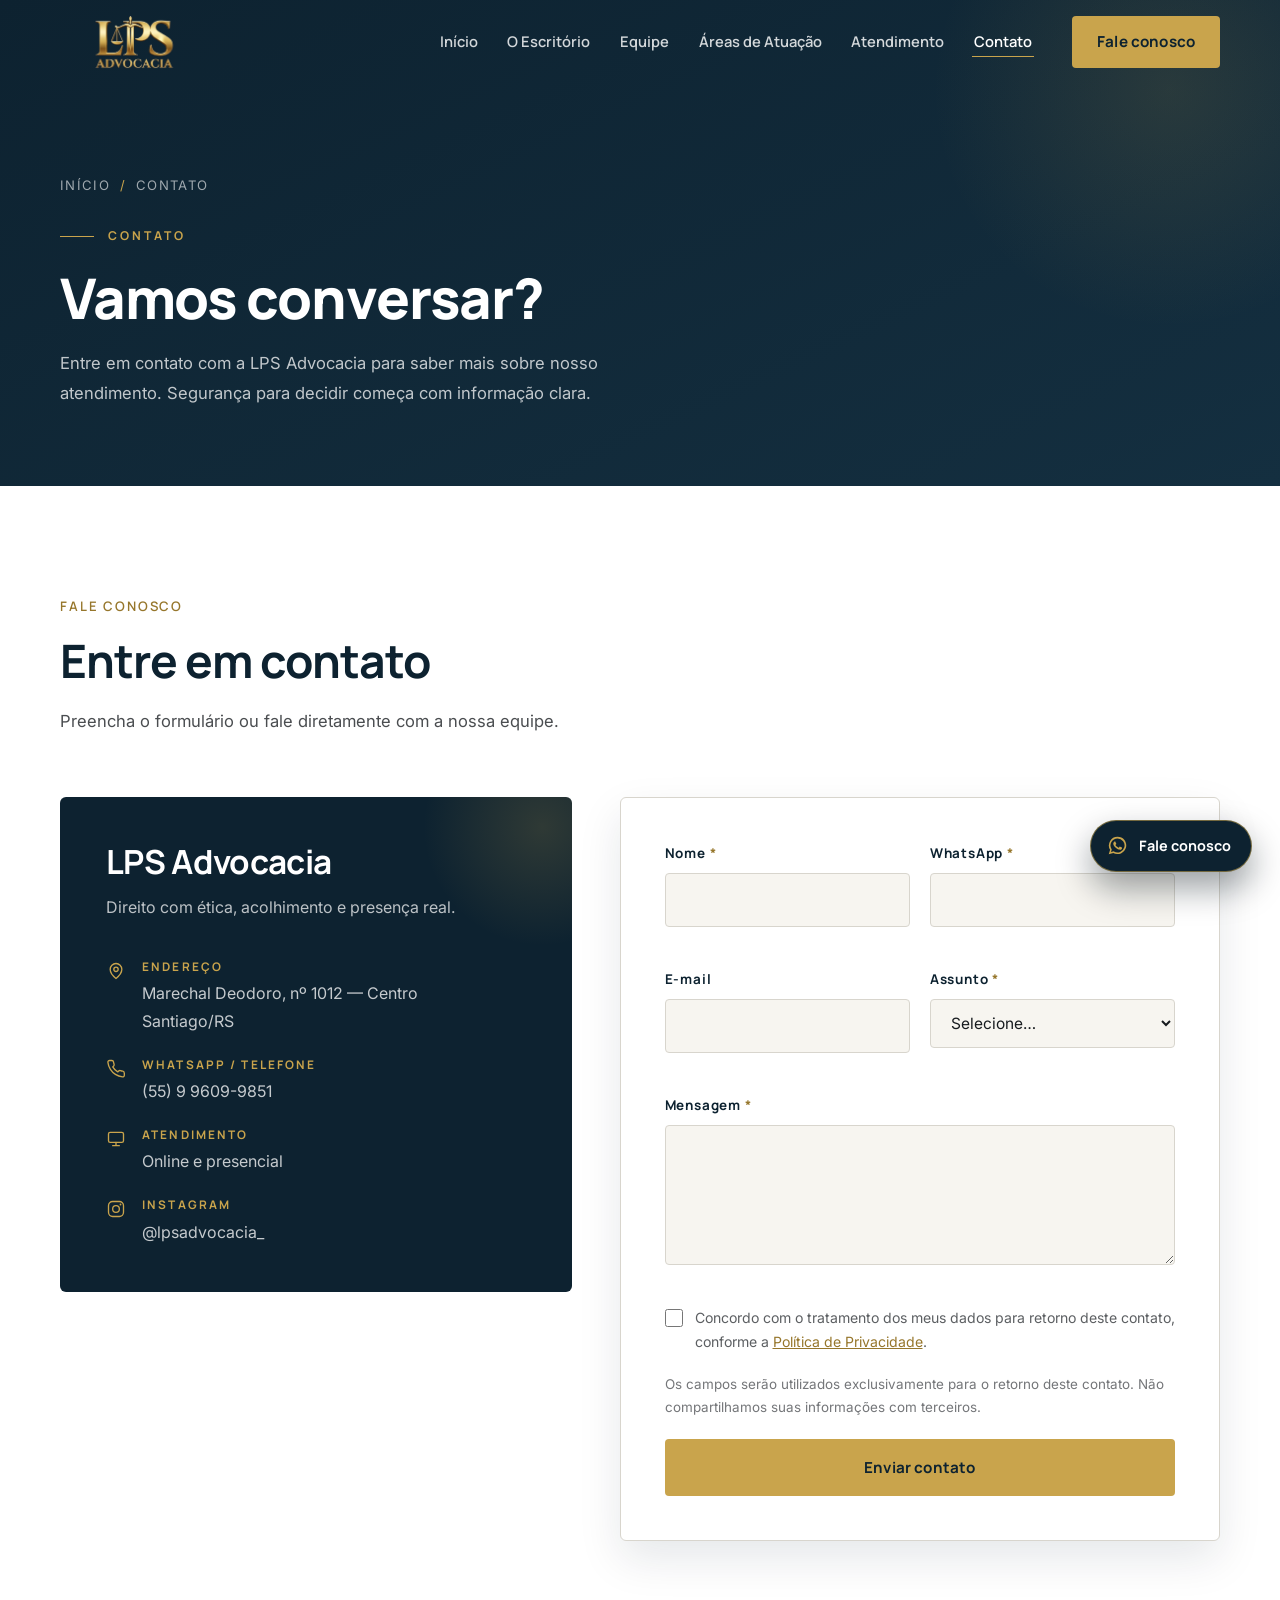
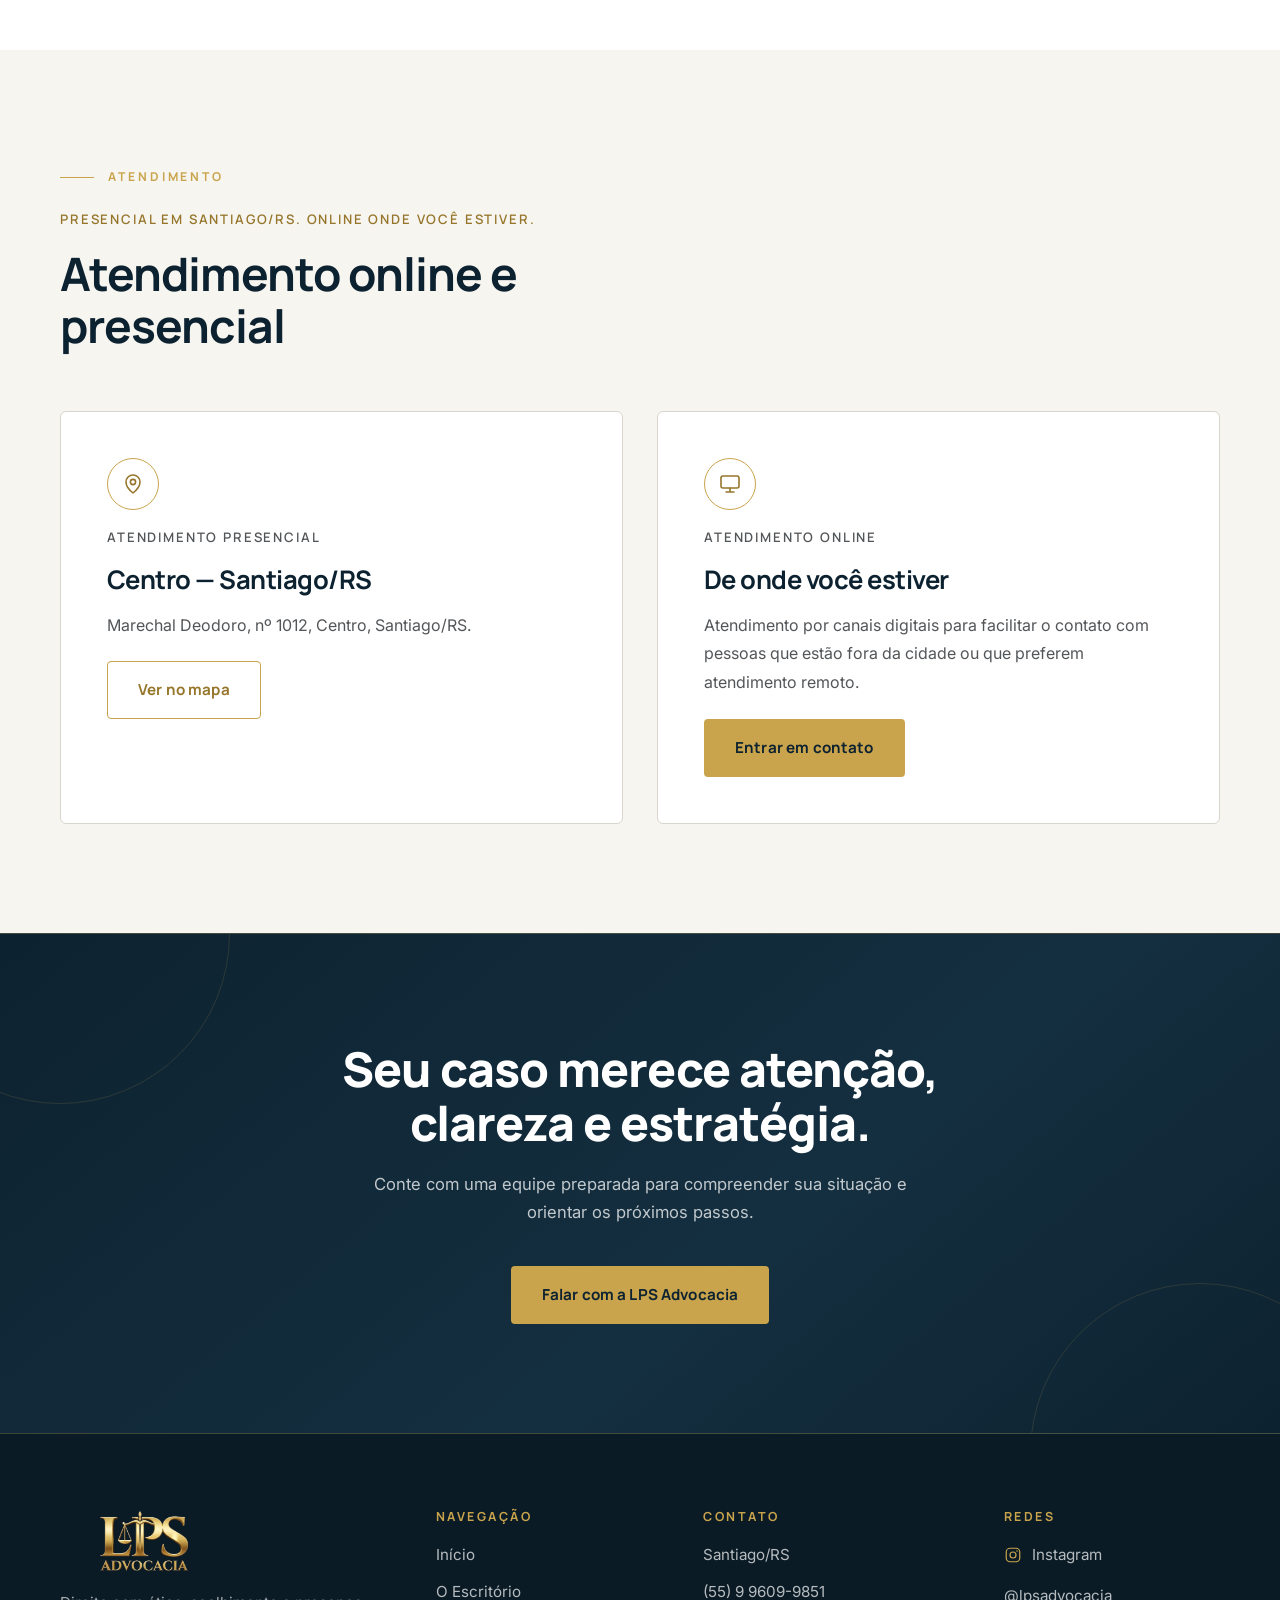
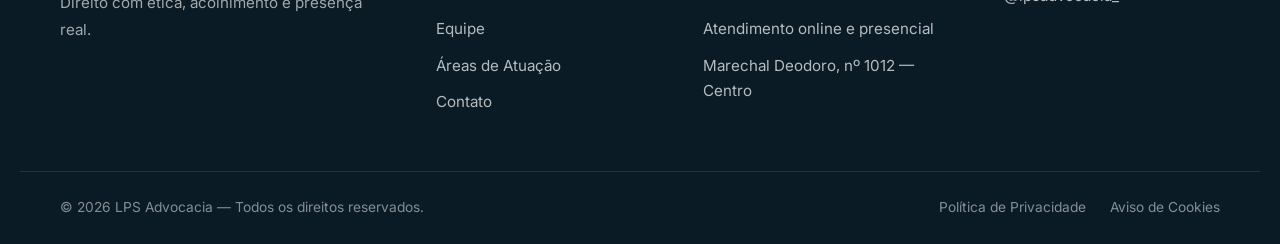
<file: contato/index.html>
<!DOCTYPE html>
<html lang="pt-BR">
<head>
  <meta charset="UTF-8">
  <meta name="viewport" content="width=device-width, initial-scale=1">

  <title>Contato | LPS Advocacia</title>
  <meta name="description" content="Fale com a LPS Advocacia em Santiago/RS: WhatsApp (55) 9 9609-9851, formulário e atendimento online e presencial.">
  <link rel="canonical" href="https://www.lpsadvocacia.com.br/contato/">

  <meta property="og:type" content="website">
  <meta property="og:locale" content="pt_BR">
  <meta property="og:site_name" content="LPS Advocacia">
  <meta property="og:title" content="Contato | LPS Advocacia">
  <meta property="og:description" content="Fale com a LPS Advocacia em Santiago/RS: WhatsApp (55) 9 9609-9851, formulário e atendimento online e presencial.">
  <meta property="og:url" content="https://www.lpsadvocacia.com.br/contato/">
  <meta property="og:image" content="https://www.lpsadvocacia.com.br/assets/img/og-image.png">
  <meta name="twitter:card" content="summary_large_image">

  <meta name="theme-color" content="#0D2230">
  <link rel="icon" href="../assets/img/favicon-192.png" sizes="192x192" type="image/png">
  <link rel="apple-touch-icon" href="../assets/img/favicon-192.png">

  <link rel="preconnect" href="https://fonts.googleapis.com">
  <link rel="preconnect" href="https://fonts.gstatic.com" crossorigin>
  <link href="https://fonts.googleapis.com/css2?family=Manrope:wght@600;700;800&family=Inter:wght@400;500&display=swap" rel="stylesheet">

  <link rel="stylesheet" href="../assets/css/style.css">
</head>
<body>
  <a class="skip-link" href="#conteudo">Ir para o conteúdo</a>

  <!-- ============ 01 · Header ============ -->
  <header class="site-header" data-header>
    <div class="container header-inner">
      <a class="brand" href="../index.html" aria-label="LPS Advocacia — Página inicial">
        <img src="../assets/img/logo-lps-dourado.png" alt="LPS Advocacia" width="148" height="55" loading="eager">
      </a>

      <nav class="nav" aria-label="Navegação principal">
        <ul class="nav-list">
          <li><a href="../index.html">Início</a></li>
          <li><a href="../o-escritorio/index.html">O Escritório</a></li>
          <li><a href="../equipe/index.html">Equipe</a></li>
          <li><a href="../areas-de-atuacao/index.html">Áreas de Atuação</a></li>
          <li><a href="../index.html#atendimento">Atendimento</a></li>
          <li><a href="../contato/index.html" aria-current="page">Contato</a></li>
        </ul>
      </nav>

      <a class="btn btn-gold header-cta" href="../contato/index.html">Fale conosco</a>

      <button class="menu-toggle" type="button" data-menu-toggle aria-expanded="false" aria-controls="menu-mobile" aria-label="Abrir menu">
        <span></span><span></span><span></span>
      </button>
    </div>

    <nav class="mobile-menu" id="menu-mobile" data-mobile-menu hidden aria-label="Navegação mobile">
      <a class="mm-link" href="../index.html">Início</a>
      <a class="mm-link" href="../o-escritorio/index.html">O Escritório</a>
      <a class="mm-link" href="../equipe/index.html">Equipe</a>
      <a class="mm-link" href="../areas-de-atuacao/index.html">Áreas de Atuação</a>
      <a class="mm-link" href="../index.html#atendimento">Atendimento</a>
      <a class="mm-link" href="../contato/index.html" aria-current="page">Contato</a>

      <a class="btn btn-gold btn-block mm-cta" href="../contato/index.html">Fale conosco</a>

      <div class="mm-meta">
        <span>Santiago/RS — Atendimento online e presencial</span>
        <a href="tel:+5555996099851">(55) 9 9609-9851</a>
      </div>
    </nav>
  </header>

  <main id="conteudo">

    <!-- ============ 02 · Hero da página ============ -->
    <section class="page-hero">
      <div class="container">
        <nav class="breadcrumb" aria-label="Trilha de navegação">
          <a href="../index.html">Início</a>
          <span aria-hidden="true">/</span>
          <span aria-current="page">Contato</span>
        </nav>
        <p class="eyebrow">Contato</p>
        <h1>Vamos conversar?</h1>
        <p class="lead">
          Entre em contato com a LPS Advocacia para saber mais sobre nosso atendimento.
          Segurança para decidir começa com informação clara.
        </p>
      </div>
    </section>

    <!-- ============ 03 · Formulário de contato ============ -->
    <section class="section">
      <div class="container">
        <div class="section-head reveal">
          <p class="microcopy" style="margin-bottom: 18px">Fale conosco</p>
          <h2 class="section-title">Entre em contato</h2>
          <p class="lead">Preencha o formulário ou fale diretamente com a nossa equipe.</p>
        </div>

        <div class="contact-grid">
          <aside class="contact-info reveal">
            <h3>LPS Advocacia</h3>
            <p>Direito com ética, acolhimento e presença real.</p>

            <ul class="contact-list">
              <li>
                <svg viewBox="0 0 24 24" fill="none" stroke="currentColor" stroke-width="1.6" stroke-linecap="round" stroke-linejoin="round" aria-hidden="true"><path d="M12 21s-7-5.6-7-11a7 7 0 1 1 14 0c0 5.4-7 11-7 11z"/><circle cx="12" cy="10" r="2.6"/></svg>
                <span>
                  <span class="label">Endereço</span>
                  <a href="https://www.google.com/maps/search/?api=1&amp;query=Marechal+Deodoro+1012+Santiago+RS" target="_blank" rel="noopener">
                    Marechal Deodoro, nº 1012 — Centro<br>Santiago/RS
                  </a>
                </span>
              </li>
              <li>
                <svg viewBox="0 0 24 24" fill="none" stroke="currentColor" stroke-width="1.6" stroke-linecap="round" stroke-linejoin="round" aria-hidden="true"><path d="M22 16.9v2.6a2 2 0 0 1-2.2 2 19.6 19.6 0 0 1-8.5-3 19.3 19.3 0 0 1-6-6A19.6 19.6 0 0 1 2.3 4a2 2 0 0 1 2-2.2H7a2 2 0 0 1 2 1.7c.1 1 .4 1.9.7 2.8a2 2 0 0 1-.5 2.1L8.1 9.5a16 16 0 0 0 6 6l1.1-1.1a2 2 0 0 1 2.1-.5c.9.3 1.8.6 2.8.7a2 2 0 0 1 1.7 2z"/></svg>
                <span>
                  <span class="label">WhatsApp / Telefone</span>
                  <a href="tel:+5555996099851">(55) 9 9609-9851</a>
                </span>
              </li>
              <li>
                <svg viewBox="0 0 24 24" fill="none" stroke="currentColor" stroke-width="1.6" stroke-linecap="round" stroke-linejoin="round" aria-hidden="true"><rect x="3" y="4" width="18" height="12" rx="2"/><path d="M8 20h8M12 16v4"/></svg>
                <span>
                  <span class="label">Atendimento</span>
                  Online e presencial
                </span>
              </li>
              <li>
                <svg viewBox="0 0 24 24" fill="none" stroke="currentColor" stroke-width="1.6" stroke-linecap="round" stroke-linejoin="round" aria-hidden="true"><rect x="3" y="3" width="18" height="18" rx="5"/><circle cx="12" cy="12" r="4"/><circle cx="17.4" cy="6.6" r="1.1" fill="currentColor" stroke="none"/></svg>
                <span>
                  <span class="label">Instagram</span>
                  <a href="https://www.instagram.com/lpsadvocacia_/" target="_blank" rel="noopener">@lpsadvocacia_</a>
                </span>
              </li>
            </ul>
          </aside>

          <form class="contact-form reveal" style="--d: 120ms" data-contact-form novalidate>
            <div class="form-grid">
              <div class="field">
                <label for="nome">Nome <span class="req" aria-hidden="true">*</span></label>
                <input type="text" id="nome" name="nome" autocomplete="name" required aria-describedby="erro-nome">
                <p class="error" id="erro-nome" aria-live="polite"></p>
              </div>

              <div class="field">
                <label for="whatsapp">WhatsApp <span class="req" aria-hidden="true">*</span></label>
                <input type="tel" id="whatsapp" name="whatsapp" autocomplete="tel" inputmode="tel" required aria-describedby="erro-whatsapp">
                <p class="error" id="erro-whatsapp" aria-live="polite"></p>
              </div>

              <div class="field">
                <label for="email">E-mail</label>
                <input type="email" id="email" name="email" autocomplete="email" aria-describedby="erro-email">
                <p class="error" id="erro-email" aria-live="polite"></p>
              </div>

              <div class="field">
                <label for="assunto">Assunto <span class="req" aria-hidden="true">*</span></label>
                <select id="assunto" name="assunto" required aria-describedby="erro-assunto">
                  <option value="">Selecione…</option>
                  <option>Atendimento geral</option>
                  <option>Direito de Família</option>
                  <option>Direito Trabalhista</option>
                  <option>Direito Civil</option>
                  <option>Regularização de Imóveis</option>
                  <option>Direito Previdenciário</option>
                  <option>Outro assunto</option>
                </select>
                <p class="error" id="erro-assunto" aria-live="polite"></p>
              </div>

              <div class="field field--full">
                <label for="mensagem">Mensagem <span class="req" aria-hidden="true">*</span></label>
                <textarea id="mensagem" name="mensagem" required aria-describedby="erro-mensagem"></textarea>
                <p class="error" id="erro-mensagem" aria-live="polite"></p>
              </div>

              <label class="consent" for="consentimento">
                <input type="checkbox" id="consentimento" name="consentimento" required aria-describedby="erro-consentimento">
                <span>
                  Concordo com o tratamento dos meus dados para retorno deste contato, conforme a
                  <a href="../politica-de-privacidade/index.html">Política de Privacidade</a>.
                  <span class="error" id="erro-consentimento" aria-live="polite"></span>
                </span>
              </label>

              <p class="form-note">
                Os campos serão utilizados exclusivamente para o retorno deste contato.
                Não compartilhamos suas informações com terceiros.
              </p>

              <div class="field--full">
                <button class="btn btn-gold btn-block" type="submit">Enviar contato</button>
              </div>

              <p class="form-status" data-form-status role="status" aria-live="polite"></p>
            </div>
          </form>
        </div>
      </div>
    </section>

    <!-- ============ 04 · Atendimento ============ -->
    <section class="section section--off">
      <div class="container">
        <div class="section-head reveal">
          <p class="eyebrow">Atendimento</p>
          <p class="microcopy" style="margin-bottom: 18px">Presencial em Santiago/RS. Online onde você estiver.</p>
          <h2 class="section-title">Atendimento online e presencial</h2>
        </div>

        <div class="att-grid">
          <article class="att-card reveal">
            <span class="att-icon" aria-hidden="true">
              <svg viewBox="0 0 24 24" fill="none" stroke="currentColor" stroke-width="1.6" stroke-linecap="round" stroke-linejoin="round">
                <path d="M12 21s-7-5.6-7-11a7 7 0 1 1 14 0c0 5.4-7 11-7 11z"/><circle cx="12" cy="10" r="2.6"/>
              </svg>
            </span>
            <p class="microcopy">Atendimento presencial</p>
            <h3>Centro — Santiago/RS</h3>
            <address>
              Marechal Deodoro, nº 1012, Centro, Santiago/RS.
            </address>
            <a class="btn btn-outline" href="https://www.google.com/maps/search/?api=1&amp;query=Marechal+Deodoro+1012+Santiago+RS" target="_blank" rel="noopener">Ver no mapa</a>
          </article>

          <article class="att-card reveal" style="--d: 120ms">
            <span class="att-icon" aria-hidden="true">
              <svg viewBox="0 0 24 24" fill="none" stroke="currentColor" stroke-width="1.6" stroke-linecap="round" stroke-linejoin="round">
                <rect x="3" y="4" width="18" height="12" rx="2"/><path d="M8 20h8M12 16v4"/>
              </svg>
            </span>
            <p class="microcopy">Atendimento online</p>
            <h3>De onde você estiver</h3>
            <p>
              Atendimento por canais digitais para facilitar o contato com pessoas que estão
              fora da cidade ou que preferem atendimento remoto.
            </p>
            <a class="btn btn-gold" href="https://wa.me/5555996099851?text=Ol%C3%A1%2C%20gostaria%20de%20mais%20informa%C3%A7%C3%B5es%20sobre%20o%20atendimento." target="_blank" rel="noopener">Entrar em contato</a>
          </article>
        </div>
      </div>
    </section>

    <!-- ============ 05 · CTA institucional ============ -->
    <section class="section cta">
      <div class="container reveal">
        <h2>Seu caso merece atenção, clareza e estratégia.</h2>
        <p>Conte com uma equipe preparada para compreender sua situação e orientar os próximos passos.</p>
        <a class="btn btn-gold" href="../contato/index.html">Falar com a LPS Advocacia</a>
      </div>
    </section>
  </main>

  <!-- ============ 06 · Rodapé ============ -->
  <footer class="site-footer">
    <div class="container footer-grid">
      <div class="footer-brand">
        <img src="../assets/img/logo-lps-dourado.png" alt="LPS Advocacia" width="168" height="62" loading="lazy">
        <p>Direito com ética, acolhimento e presença real.</p>
      </div>

      <nav class="footer-col" aria-label="Navegação do rodapé">
        <h3>Navegação</h3>
        <ul>
          <li><a href="../index.html">Início</a></li>
          <li><a href="../o-escritorio/index.html">O Escritório</a></li>
          <li><a href="../equipe/index.html">Equipe</a></li>
          <li><a href="../areas-de-atuacao/index.html">Áreas de Atuação</a></li>
          <li><a href="../contato/index.html">Contato</a></li>
        </ul>
      </nav>

      <div class="footer-col">
        <h3>Contato</h3>
        <ul>
          <li>Santiago/RS</li>
          <li><a href="tel:+5555996099851">(55) 9 9609-9851</a></li>
          <li>Atendimento online e presencial</li>
          <li>Marechal Deodoro, nº 1012 — Centro</li>
        </ul>
      </div>

      <div class="footer-col">
        <h3>Redes</h3>
        <ul>
          <li>
            <a class="social-link" href="https://www.instagram.com/lpsadvocacia_/" target="_blank" rel="noopener">
              <svg viewBox="0 0 24 24" fill="none" stroke="currentColor" stroke-width="1.6" stroke-linecap="round" stroke-linejoin="round" aria-hidden="true"><rect x="3" y="3" width="18" height="18" rx="5"/><circle cx="12" cy="12" r="4"/><circle cx="17.4" cy="6.6" r="1.1" fill="currentColor" stroke="none"/></svg>
              Instagram
            </a>
          </li>
          <li>@lpsadvocacia_</li>
        </ul>
      </div>
    </div>

    <div class="container footer-bottom">
      <p>© <span data-year>2026</span> LPS Advocacia — Todos os direitos reservados.</p>
      <ul>
        <li><a href="../politica-de-privacidade/index.html">Política de Privacidade</a></li>
        <li><a href="../politica-de-privacidade/index.html#cookies">Aviso de Cookies</a></li>
      </ul>
    </div>
  </footer>

  <a class="whatsapp" href="https://wa.me/5555996099851?text=Ol%C3%A1%2C%20gostaria%20de%20mais%20informa%C3%A7%C3%B5es%20sobre%20o%20atendimento."
     target="_blank" rel="noopener" aria-label="Fale conosco pelo WhatsApp">
    <svg viewBox="0 0 24 24" fill="currentColor" aria-hidden="true"><path d="M12.04 2a9.9 9.9 0 0 0-8.5 14.96L2 22l5.2-1.5A9.9 9.9 0 1 0 12.04 2zm0 1.9a8 8 0 1 1-4.1 14.85l-.3-.18-3.1.9.92-3-.2-.31A8 8 0 0 1 12.04 3.9zm4.6 10.2c-.25-.13-1.47-.72-1.7-.8-.23-.09-.4-.13-.56.13-.17.25-.64.8-.79.97-.14.17-.29.19-.54.06a6.5 6.5 0 0 1-1.92-1.18 7.2 7.2 0 0 1-1.33-1.65c-.14-.24-.01-.37.11-.5.11-.11.25-.29.37-.44.13-.15.17-.25.25-.42.09-.17.04-.31-.02-.44-.06-.13-.56-1.34-.76-1.84-.2-.48-.4-.42-.56-.43h-.48c-.16 0-.43.06-.65.31-.23.25-.86.84-.86 2.05s.88 2.38 1 2.54c.13.17 1.74 2.65 4.2 3.71.59.26 1.05.41 1.4.52.59.19 1.13.16 1.56.1.47-.07 1.47-.6 1.67-1.18.21-.58.21-1.08.15-1.18-.06-.1-.23-.17-.48-.3z"/></svg>
    <span>Fale conosco</span>
  </a>

  <script src="../assets/js/main.js" defer></script>
</body>
</html>
</file>
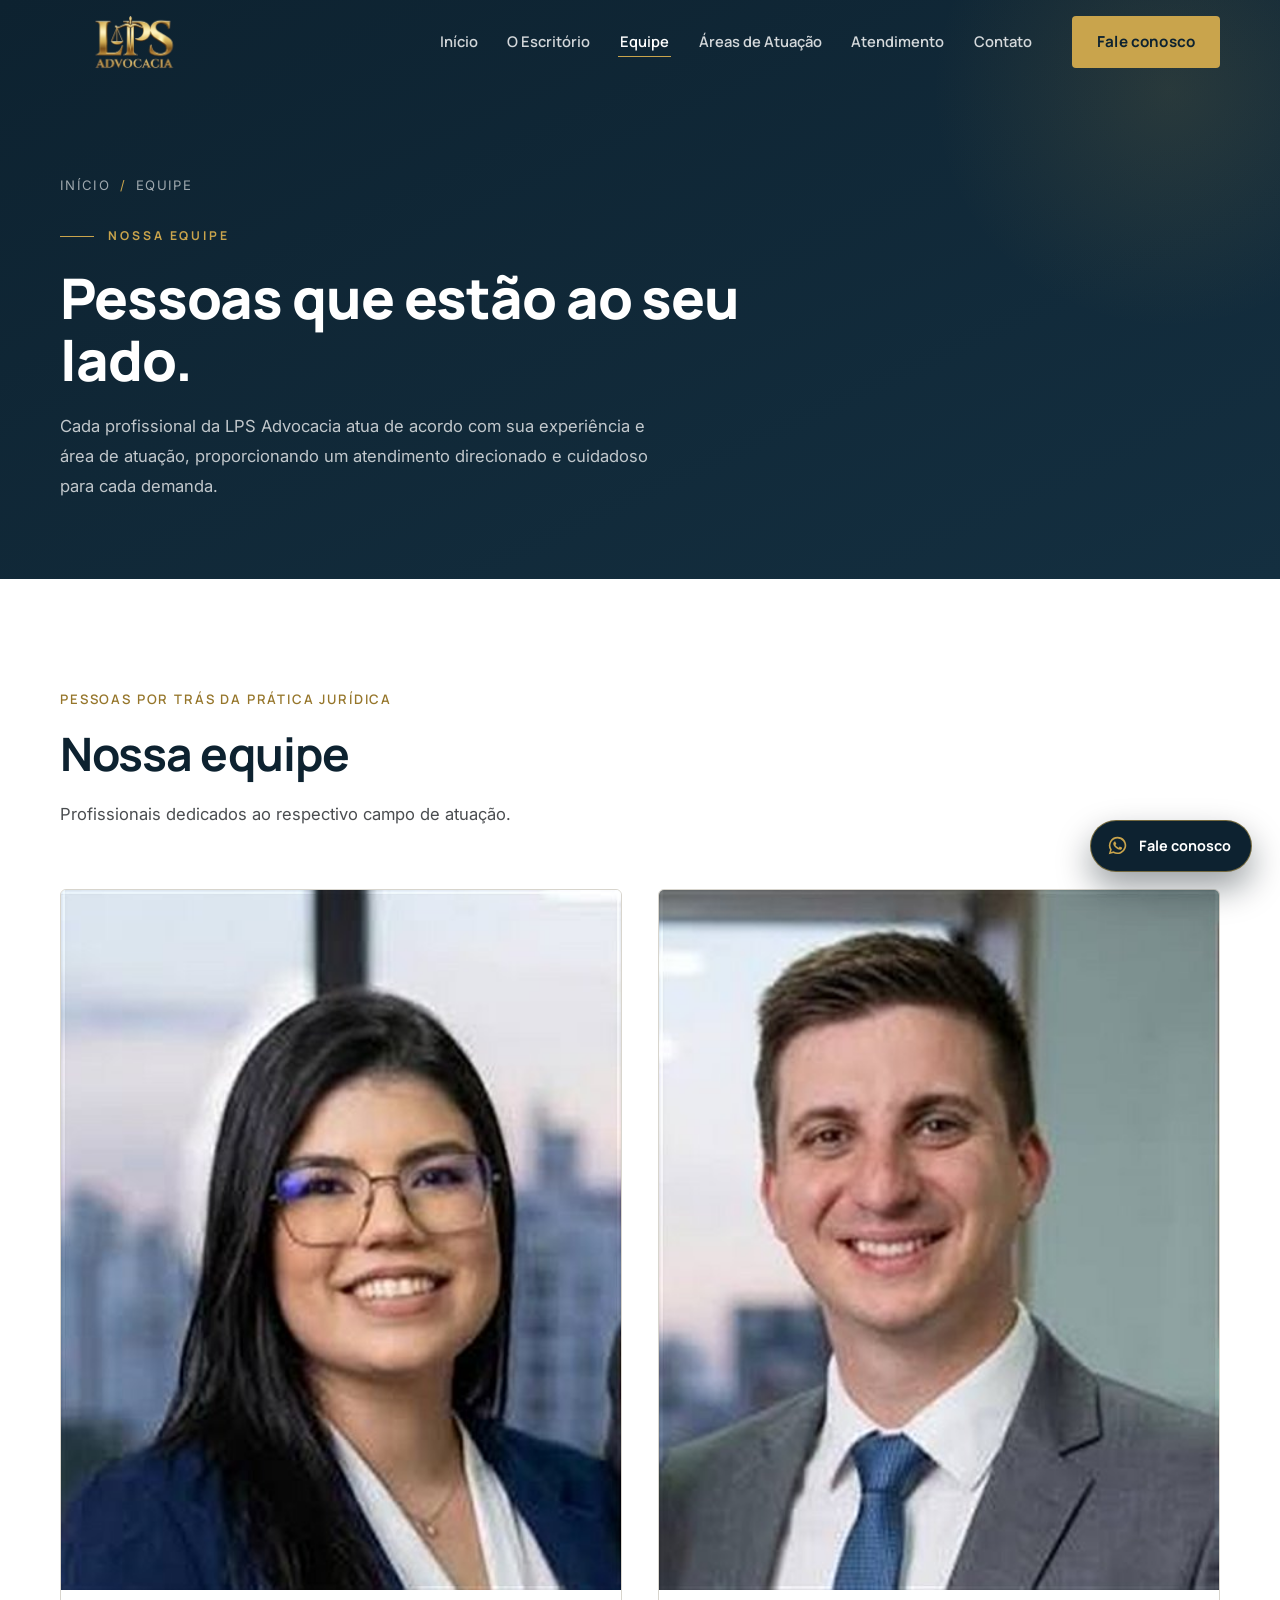
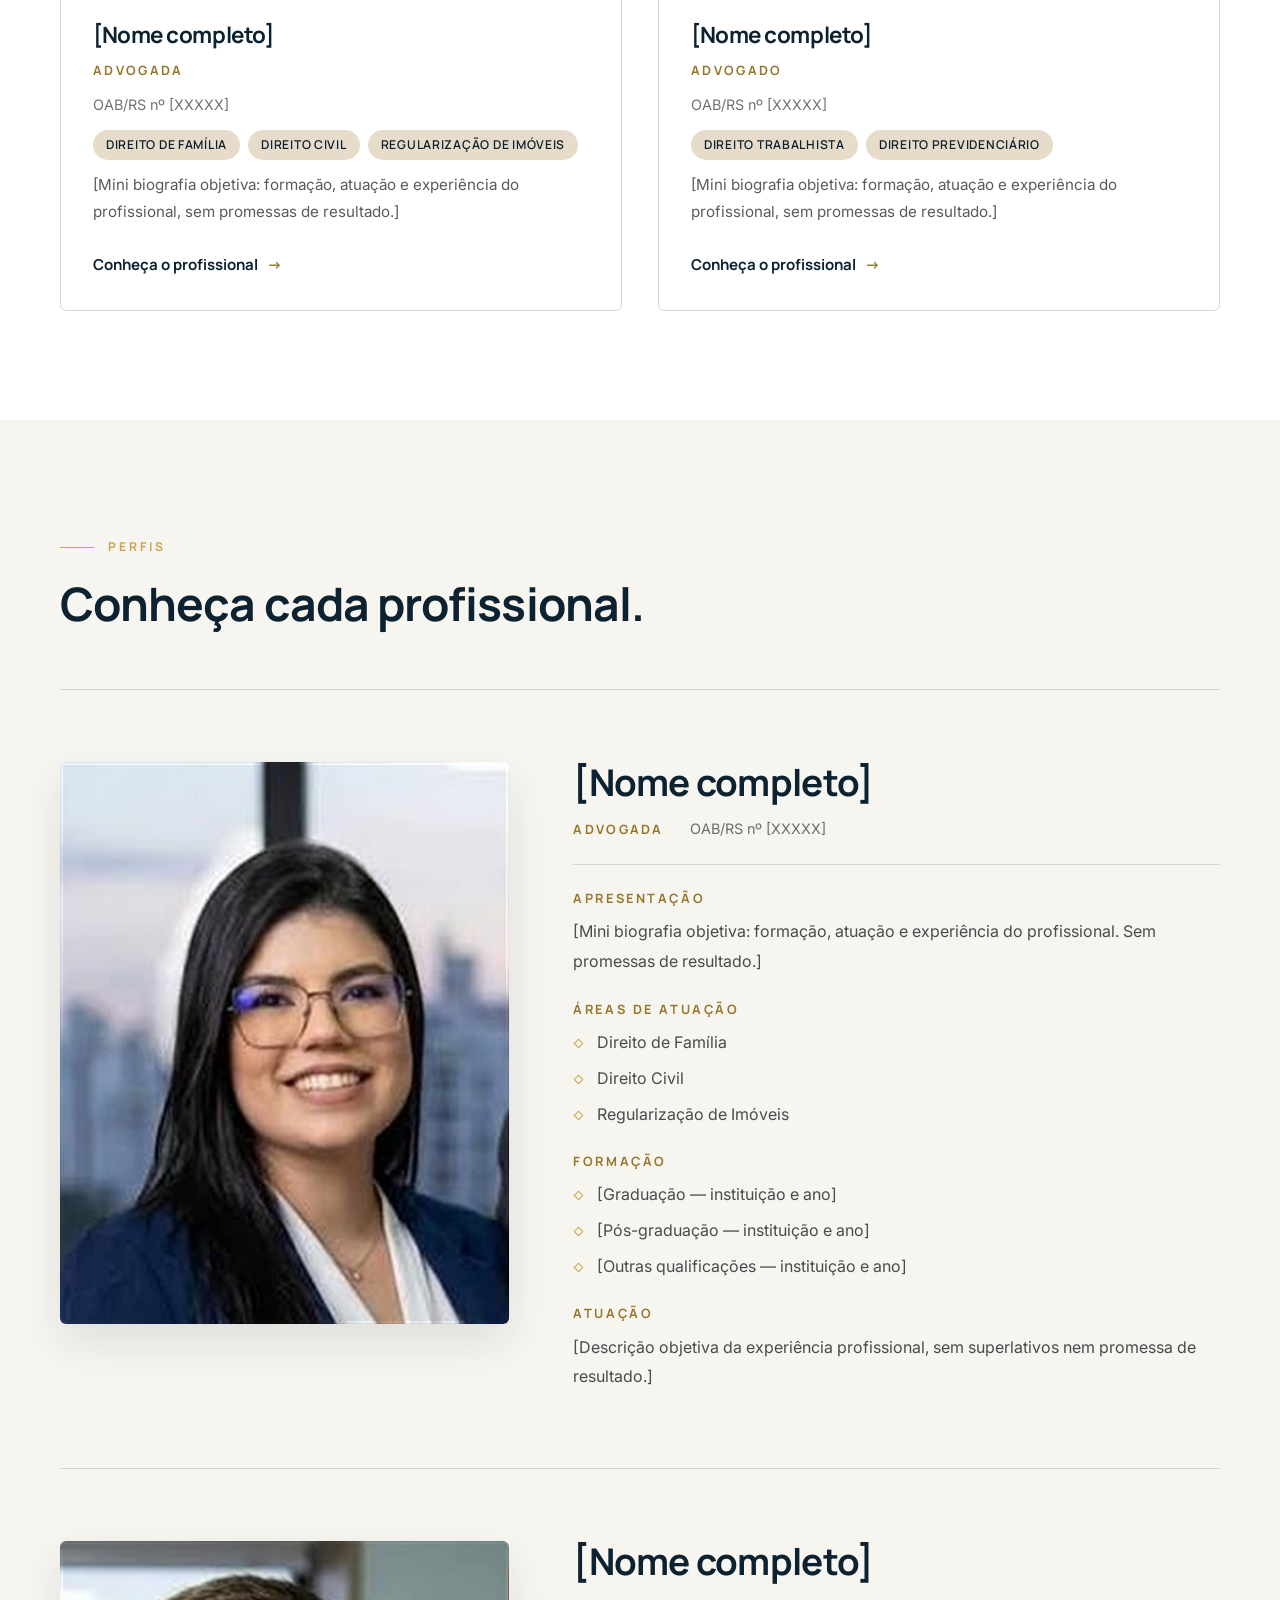
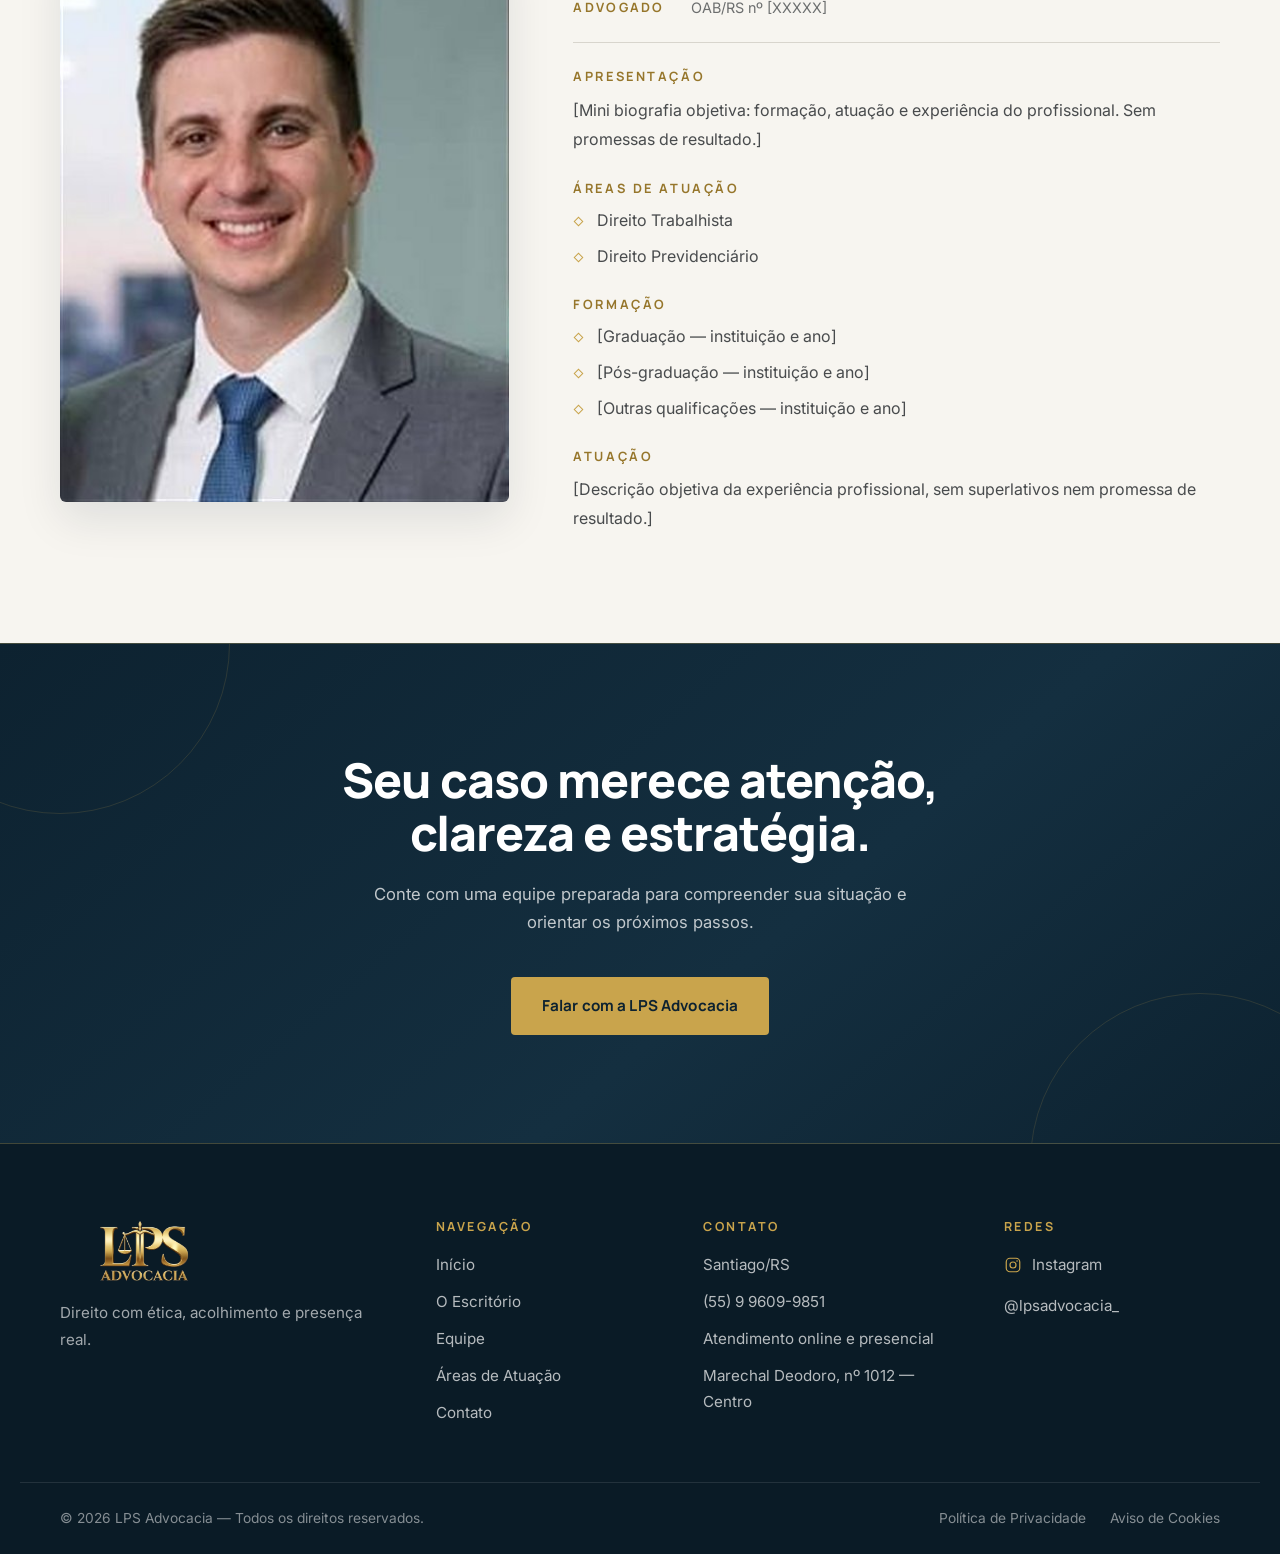
<file: equipe/index.html>
<!DOCTYPE html>
<html lang="pt-BR">
<head>
  <meta charset="UTF-8">
  <meta name="viewport" content="width=device-width, initial-scale=1">

  <title>Nossa Equipe | LPS Advocacia</title>
  <meta name="description" content="Conheça os profissionais da LPS Advocacia, suas áreas de atuação e formações, com atendimento em Santiago/RS.">
  <link rel="canonical" href="https://www.lpsadvocacia.com.br/equipe">

  <meta property="og:type" content="website">
  <meta property="og:locale" content="pt_BR">
  <meta property="og:site_name" content="LPS Advocacia">
  <meta property="og:title" content="Nossa Equipe | LPS Advocacia">
  <meta property="og:description" content="Conheça os profissionais da LPS Advocacia, suas áreas de atuação e formações, com atendimento em Santiago/RS.">
  <meta property="og:url" content="https://www.lpsadvocacia.com.br/equipe">
  <meta property="og:image" content="https://www.lpsadvocacia.com.br/assets/img/og-image.png">
  <meta name="twitter:card" content="summary_large_image">

  <meta name="theme-color" content="#0D2230">
  <link rel="icon" href="../assets/img/favicon-192.png" sizes="192x192" type="image/png">
  <link rel="apple-touch-icon" href="../assets/img/favicon-192.png">

  <link rel="preconnect" href="https://fonts.googleapis.com">
  <link rel="preconnect" href="https://fonts.gstatic.com" crossorigin>
  <link href="https://fonts.googleapis.com/css2?family=Manrope:wght@600;700;800&family=Inter:wght@400;500&display=swap" rel="stylesheet">

  <link rel="stylesheet" href="../assets/css/style.css">
</head>
<body>
  <a class="skip-link" href="#conteudo">Ir para o conteúdo</a>

  <!-- ============ 01 · Header ============ -->
  <header class="site-header" data-header>
    <div class="container header-inner">
      <a class="brand" href="../index.html" aria-label="LPS Advocacia — Página inicial">
        <img src="../assets/img/logo-lps-dourado.png" alt="LPS Advocacia" width="148" height="55" loading="eager">
      </a>

      <nav class="nav" aria-label="Navegação principal">
        <ul class="nav-list">
          <li><a href="../index.html">Início</a></li>
          <li><a href="../o-escritorio/index.html">O Escritório</a></li>
          <li><a href="../equipe/index.html" aria-current="page">Equipe</a></li>
          <li><a href="../areas-de-atuacao/index.html">Áreas de Atuação</a></li>
          <li><a href="../index.html#atendimento">Atendimento</a></li>
          <li><a href="../contato/index.html">Contato</a></li>
        </ul>
      </nav>

      <a class="btn btn-gold header-cta" href="../contato/index.html">Fale conosco</a>

      <button class="menu-toggle" type="button" data-menu-toggle aria-expanded="false" aria-controls="menu-mobile" aria-label="Abrir menu">
        <span></span><span></span><span></span>
      </button>
    </div>

    <nav class="mobile-menu" id="menu-mobile" data-mobile-menu hidden aria-label="Navegação mobile">
      <a class="mm-link" href="../index.html">Início</a>
      <a class="mm-link" href="../o-escritorio/index.html">O Escritório</a>
      <a class="mm-link" href="../equipe/index.html" aria-current="page">Equipe</a>
      <a class="mm-link" href="../areas-de-atuacao/index.html">Áreas de Atuação</a>
      <a class="mm-link" href="../index.html#atendimento">Atendimento</a>
      <a class="mm-link" href="../contato/index.html">Contato</a>

      <a class="btn btn-gold btn-block mm-cta" href="../contato/index.html">Fale conosco</a>

      <div class="mm-meta">
        <span>Santiago/RS — Atendimento online e presencial</span>
        <a href="tel:+5555996099851">(55) 9 9609-9851</a>
      </div>
    </nav>
  </header>

  <main id="conteudo">

    <!-- ============ 02 · Page hero ============ -->
    <section class="page-hero">
      <div class="container">
        <nav class="breadcrumb" aria-label="Trilha de navegação">
          <a href="../index.html">Início</a>
          <span aria-hidden="true">/</span>
          <span>Equipe</span>
        </nav>
        <p class="eyebrow">Nossa Equipe</p>
        <h1>Pessoas que estão ao seu lado.</h1>
        <p class="lead">Cada profissional da LPS Advocacia atua de acordo com sua experiência e área de atuação, proporcionando um atendimento direcionado e cuidadoso para cada demanda.</p>
      </div>
    </section>

    <!-- ============ 03 · Nossa equipe ============ -->
    <section class="section">
      <div class="container">
        <div class="section-head reveal">
          <p class="microcopy" style="margin-bottom: 18px">Pessoas por trás da prática jurídica</p>
          <h2 class="section-title">Nossa equipe</h2>
          <p class="lead">Profissionais dedicados ao respectivo campo de atuação.</p>
        </div>

        <div class="team-grid">
          <!-- EDITAR: substituir por nome, OAB e biografia reais -->
          <article class="team-card reveal">
            <div class="team-photo">
              <img src="../assets/img/retrato-1.jpg" width="440" height="550"
                   alt="Retrato da profissional da LPS Advocacia" loading="lazy">
            </div>
            <div class="team-body">
              <h3>[Nome completo]</h3>
              <p class="team-role">Advogada</p>
              <p class="team-oab">OAB/RS nº [XXXXX]</p>
              <ul class="tag-list" aria-label="Áreas de atuação">
                <li class="tag">Direito de Família</li>
                <li class="tag">Direito Civil</li>
                <li class="tag">Regularização de Imóveis</li>
              </ul>
              <p class="team-bio">
                [Mini biografia objetiva: formação, atuação e experiência do profissional,
                sem promessas de resultado.]
              </p>
              <a class="link-arrow" href="#profissional-1">Conheça o profissional</a>
            </div>
          </article>

          <article class="team-card reveal" style="--d: 120ms">
            <div class="team-photo">
              <img src="../assets/img/retrato-2.jpg" width="440" height="550"
                   alt="Retrato do profissional da LPS Advocacia" loading="lazy">
            </div>
            <div class="team-body">
              <h3>[Nome completo]</h3>
              <p class="team-role">Advogado</p>
              <p class="team-oab">OAB/RS nº [XXXXX]</p>
              <ul class="tag-list" aria-label="Áreas de atuação">
                <li class="tag">Direito Trabalhista</li>
                <li class="tag">Direito Previdenciário</li>
              </ul>
              <p class="team-bio">
                [Mini biografia objetiva: formação, atuação e experiência do profissional,
                sem promessas de resultado.]
              </p>
              <a class="link-arrow" href="#profissional-2">Conheça o profissional</a>
            </div>
          </article>
        </div>
      </div>
    </section>

    <!-- ============ 04 · Perfis ============ -->
    <section class="section section--off">
      <div class="container">
        <div class="section-head reveal">
          <p class="eyebrow">Perfis</p>
          <h2 class="section-title">Conheça cada profissional.</h2>
        </div>

        <!-- EDITAR: preencher com os dados reais -->
        <div class="profile reveal" id="profissional-1">
          <div class="profile-photo">
            <img src="../assets/img/retrato-1.jpg" width="440" height="550"
                 alt="Retrato profissional da LPS Advocacia" loading="lazy">
          </div>
          <div>
            <h3>[Nome completo]</h3>
            <div class="profile-meta">
              <span class="team-role">Advogada</span>
              <span class="team-oab">OAB/RS nº [XXXXX]</span>
            </div>

            <div class="profile-block">
              <h4>Apresentação</h4>
              <p>[Mini biografia objetiva: formação, atuação e experiência do profissional. Sem promessas de resultado.]</p>
            </div>

            <div class="profile-block">
              <h4>Áreas de atuação</h4>
              <ul class="bullets">
                <li>Direito de Família</li>
                <li>Direito Civil</li>
                <li>Regularização de Imóveis</li>
              </ul>
            </div>

            <div class="profile-block">
              <h4>Formação</h4>
              <ul class="bullets">
                <li>[Graduação — instituição e ano]</li>
                <li>[Pós-graduação — instituição e ano]</li>
                <li>[Outras qualificações — instituição e ano]</li>
              </ul>
              <!-- EDITAR: incluir apenas formações comprovadas -->
            </div>

            <div class="profile-block">
              <h4>Atuação</h4>
              <p>[Descrição objetiva da experiência profissional, sem superlativos nem promessa de resultado.]</p>
            </div>
          </div>
        </div>

        <!-- EDITAR: preencher com os dados reais -->
        <div class="profile reveal" id="profissional-2">
          <div class="profile-photo">
            <img src="../assets/img/retrato-2.jpg" width="440" height="550"
                 alt="Retrato profissional da LPS Advocacia" loading="lazy">
          </div>
          <div>
            <h3>[Nome completo]</h3>
            <div class="profile-meta">
              <span class="team-role">Advogado</span>
              <span class="team-oab">OAB/RS nº [XXXXX]</span>
            </div>

            <div class="profile-block">
              <h4>Apresentação</h4>
              <p>[Mini biografia objetiva: formação, atuação e experiência do profissional. Sem promessas de resultado.]</p>
            </div>

            <div class="profile-block">
              <h4>Áreas de atuação</h4>
              <ul class="bullets">
                <li>Direito Trabalhista</li>
                <li>Direito Previdenciário</li>
              </ul>
            </div>

            <div class="profile-block">
              <h4>Formação</h4>
              <ul class="bullets">
                <li>[Graduação — instituição e ano]</li>
                <li>[Pós-graduação — instituição e ano]</li>
                <li>[Outras qualificações — instituição e ano]</li>
              </ul>
              <!-- EDITAR: incluir apenas formações comprovadas -->
            </div>

            <div class="profile-block">
              <h4>Atuação</h4>
              <p>[Descrição objetiva da experiência profissional, sem superlativos nem promessa de resultado.]</p>
            </div>
          </div>
        </div>
      </div>
    </section>

    <!-- ============ 05 · CTA institucional ============ -->
    <section class="section cta">
      <div class="container reveal">
        <h2>Seu caso merece atenção, clareza e estratégia.</h2>
        <p>Conte com uma equipe preparada para compreender sua situação e orientar os próximos passos.</p>
        <a class="btn btn-gold" href="../contato/index.html">Falar com a LPS Advocacia</a>
      </div>
    </section>
  </main>

  <!-- ============ 06 · Rodapé ============ -->
  <footer class="site-footer">
    <div class="container footer-grid">
      <div class="footer-brand">
        <img src="../assets/img/logo-lps-dourado.png" alt="LPS Advocacia" width="168" height="62" loading="lazy">
        <p>Direito com ética, acolhimento e presença real.</p>
      </div>

      <nav class="footer-col" aria-label="Navegação do rodapé">
        <h3>Navegação</h3>
        <ul>
          <li><a href="../index.html">Início</a></li>
          <li><a href="../o-escritorio/index.html">O Escritório</a></li>
          <li><a href="../equipe/index.html">Equipe</a></li>
          <li><a href="../areas-de-atuacao/index.html">Áreas de Atuação</a></li>
          <li><a href="../contato/index.html">Contato</a></li>
        </ul>
      </nav>

      <div class="footer-col">
        <h3>Contato</h3>
        <ul>
          <li>Santiago/RS</li>
          <li><a href="tel:+5555996099851">(55) 9 9609-9851</a></li>
          <li>Atendimento online e presencial</li>
          <li>Marechal Deodoro, nº 1012 — Centro</li>
        </ul>
      </div>

      <div class="footer-col">
        <h3>Redes</h3>
        <ul>
          <li>
            <a class="social-link" href="https://www.instagram.com/lpsadvocacia_/" target="_blank" rel="noopener">
              <svg viewBox="0 0 24 24" fill="none" stroke="currentColor" stroke-width="1.6" stroke-linecap="round" stroke-linejoin="round" aria-hidden="true"><rect x="3" y="3" width="18" height="18" rx="5"/><circle cx="12" cy="12" r="4"/><circle cx="17.4" cy="6.6" r="1.1" fill="currentColor" stroke="none"/></svg>
              Instagram
            </a>
          </li>
          <li>@lpsadvocacia_</li>
        </ul>
      </div>
    </div>

    <div class="container footer-bottom">
      <p>© <span data-year>2026</span> LPS Advocacia — Todos os direitos reservados.</p>
      <ul>
        <li><a href="../politica-de-privacidade/index.html">Política de Privacidade</a></li>
        <li><a href="../politica-de-privacidade/index.html#cookies">Aviso de Cookies</a></li>
      </ul>
    </div>
  </footer>

  <a class="whatsapp" href="https://wa.me/5555996099851?text=Ol%C3%A1%2C%20gostaria%20de%20mais%20informa%C3%A7%C3%B5es%20sobre%20o%20atendimento."
     target="_blank" rel="noopener" aria-label="Fale conosco pelo WhatsApp">
    <svg viewBox="0 0 24 24" fill="currentColor" aria-hidden="true"><path d="M12.04 2a9.9 9.9 0 0 0-8.5 14.96L2 22l5.2-1.5A9.9 9.9 0 1 0 12.04 2zm0 1.9a8 8 0 1 1-4.1 14.85l-.3-.18-3.1.9.92-3-.2-.31A8 8 0 0 1 12.04 3.9zm4.6 10.2c-.25-.13-1.47-.72-1.7-.8-.23-.09-.4-.13-.56.13-.17.25-.64.8-.79.97-.14.17-.29.19-.54.06a6.5 6.5 0 0 1-1.92-1.18 7.2 7.2 0 0 1-1.33-1.65c-.14-.24-.01-.37.11-.5.11-.11.25-.29.37-.44.13-.15.17-.25.25-.42.09-.17.04-.31-.02-.44-.06-.13-.56-1.34-.76-1.84-.2-.48-.4-.42-.56-.43h-.48c-.16 0-.43.06-.65.31-.23.25-.86.84-.86 2.05s.88 2.38 1 2.54c.13.17 1.74 2.65 4.2 3.71.59.26 1.05.41 1.4.52.59.19 1.13.16 1.56.1.47-.07 1.47-.6 1.67-1.18.21-.58.21-1.08.15-1.18-.06-.1-.23-.17-.48-.3z"/></svg>
    <span>Fale conosco</span>
  </a>

  <script src="../assets/js/main.js" defer></script>
</body>
</html>
</file>
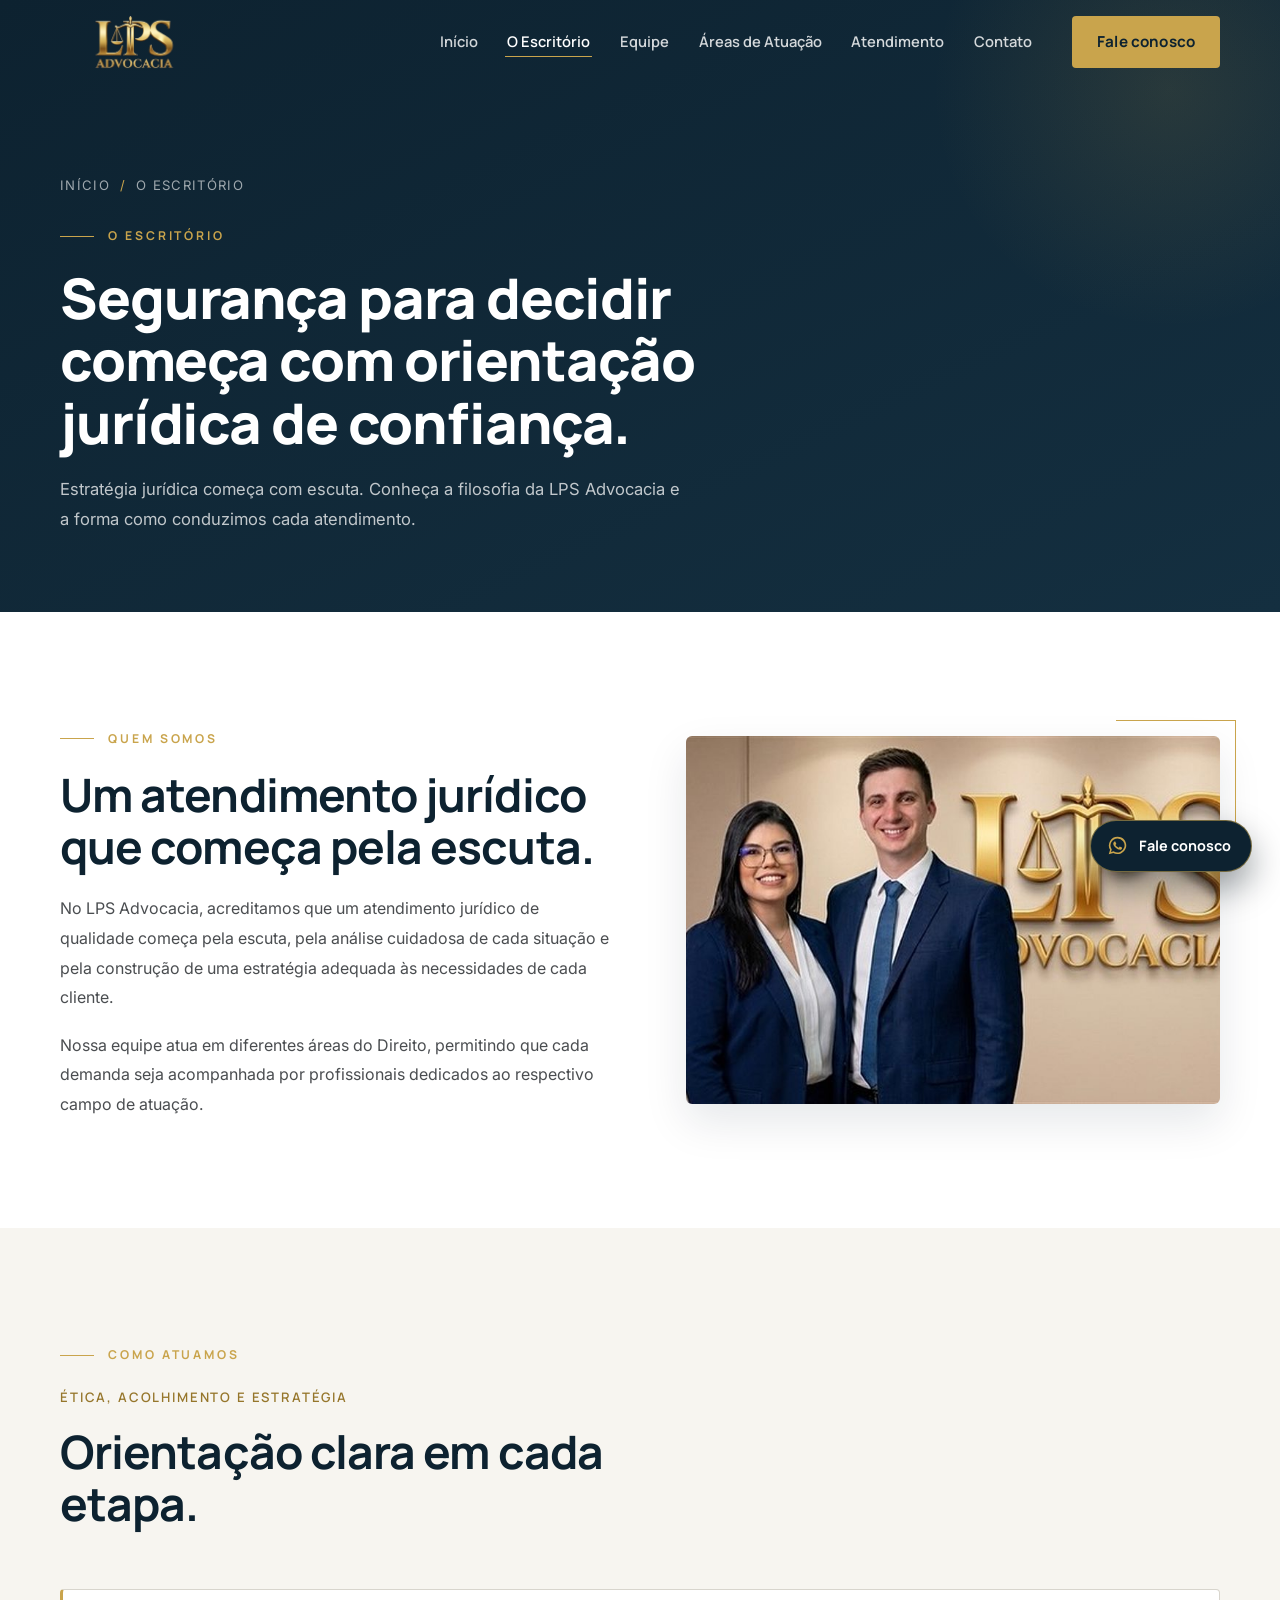
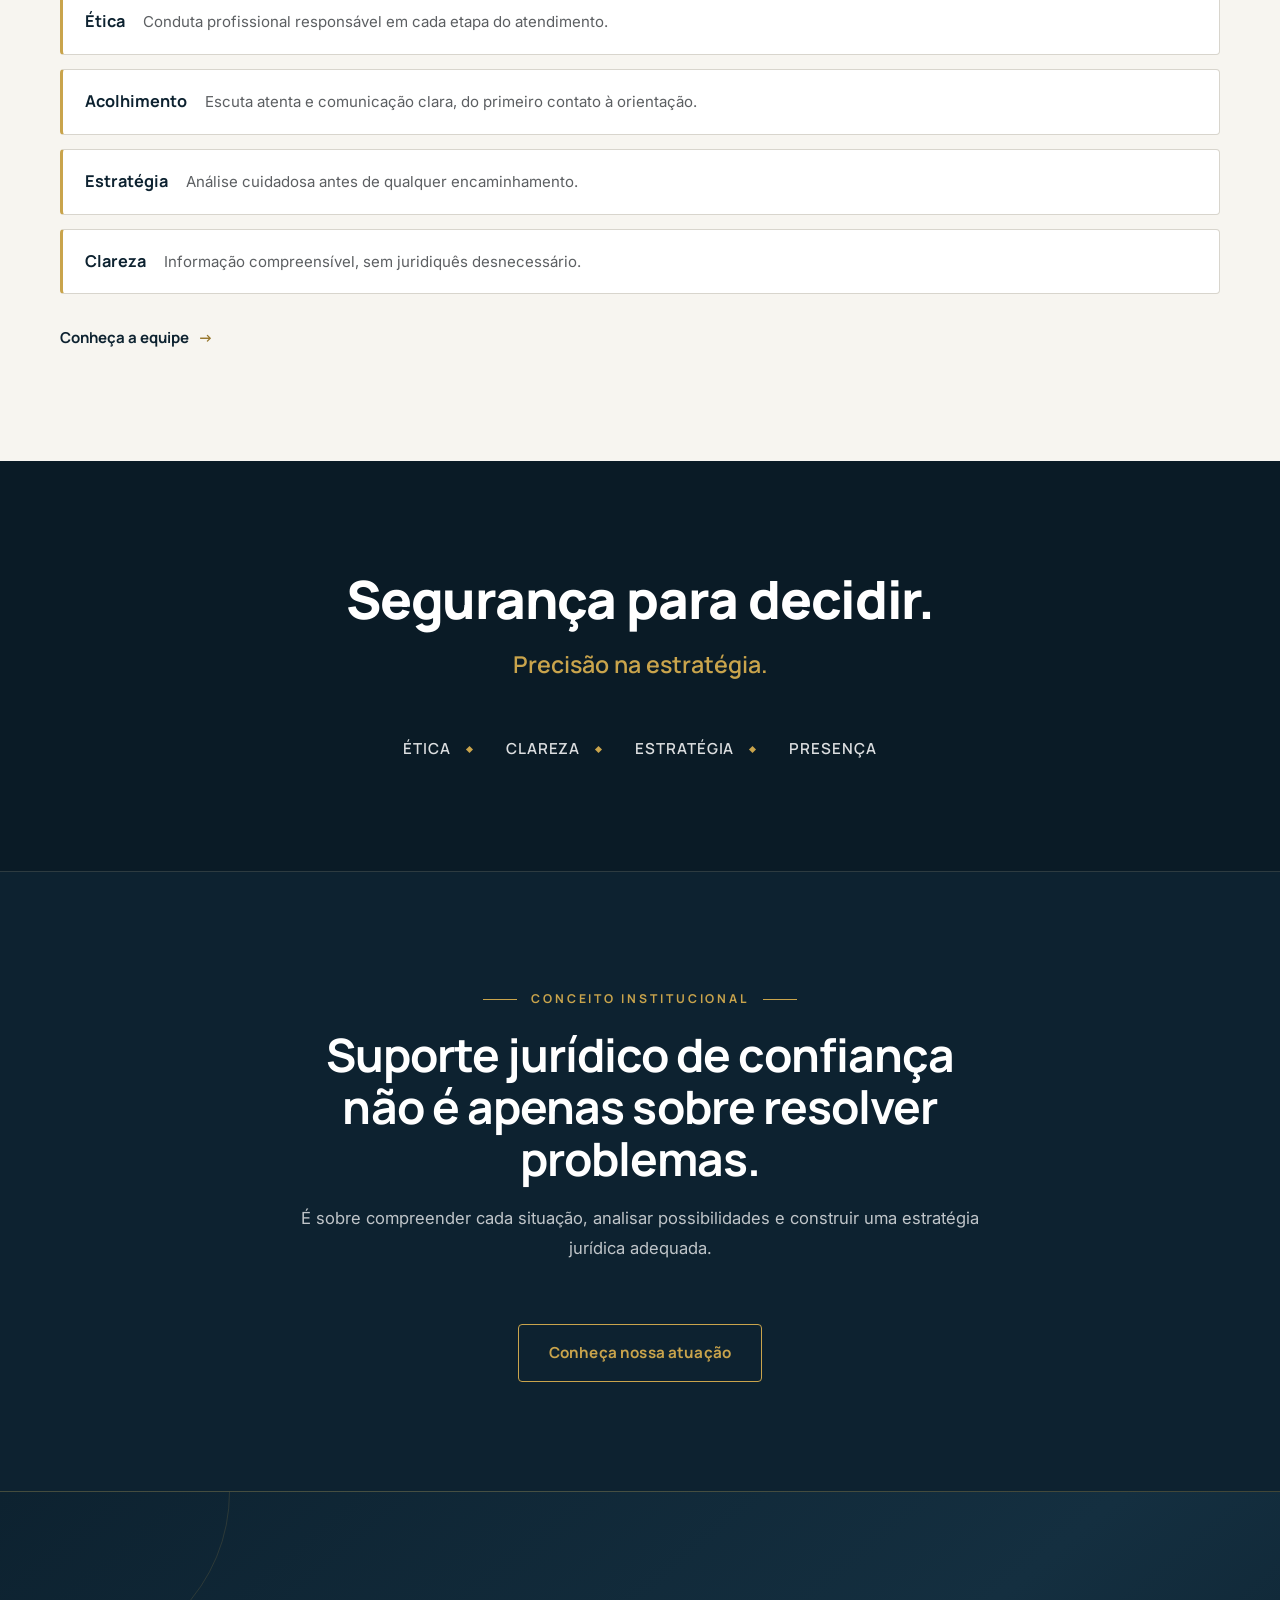
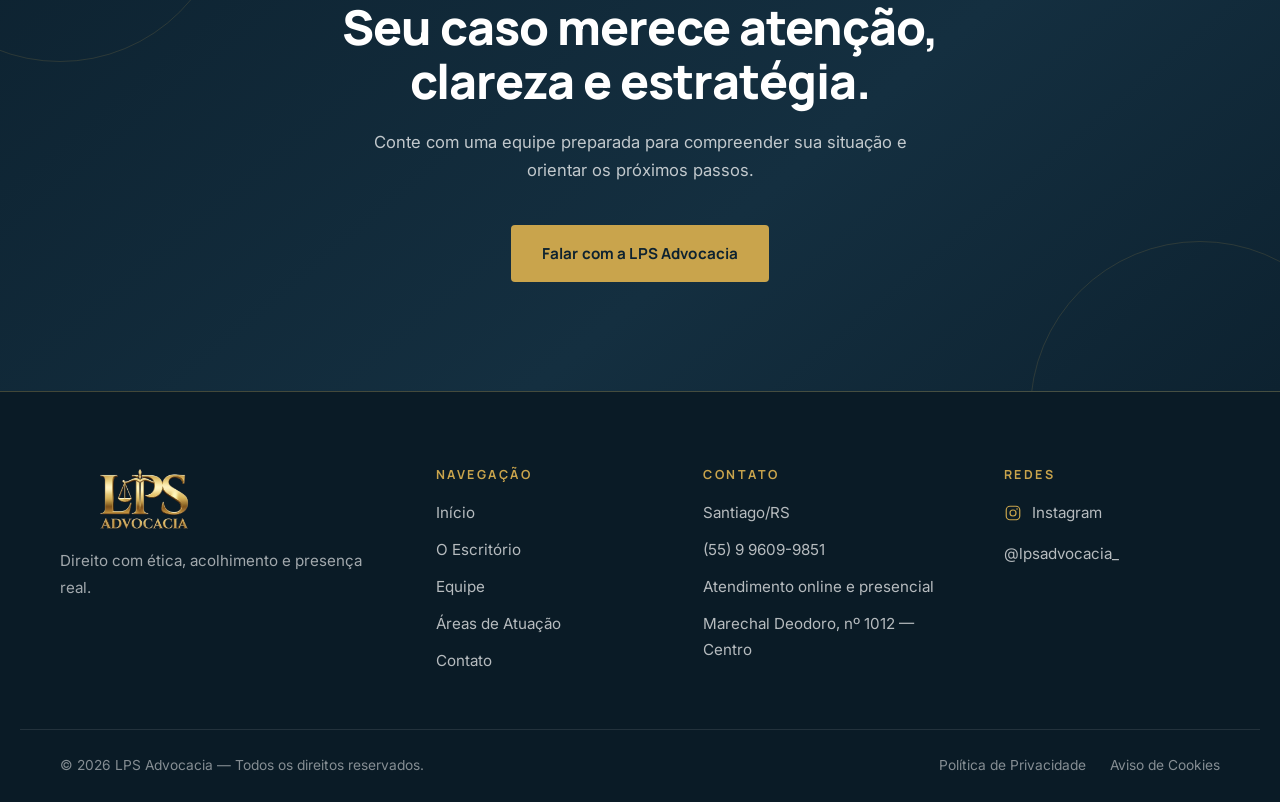
<file: o-escritorio/index.html>
<!DOCTYPE html>
<html lang="pt-BR">
<head>
  <meta charset="UTF-8">
  <meta name="viewport" content="width=device-width, initial-scale=1">

  <title>O Escritório | LPS Advocacia</title>
  <meta name="description" content="Conheça a filosofia da LPS Advocacia: escuta, análise cuidadosa e construção de estratégias adequadas a cada cliente, em Santiago/RS.">
  <link rel="canonical" href="https://www.lpsadvocacia.com.br/o-escritorio">

  <meta property="og:type" content="website">
  <meta property="og:locale" content="pt_BR">
  <meta property="og:site_name" content="LPS Advocacia">
  <meta property="og:title" content="O Escritório | LPS Advocacia">
  <meta property="og:description" content="Conheça a filosofia da LPS Advocacia: escuta, análise cuidadosa e construção de estratégias adequadas a cada cliente, em Santiago/RS.">
  <meta property="og:url" content="https://www.lpsadvocacia.com.br/o-escritorio">
  <meta property="og:image" content="https://www.lpsadvocacia.com.br/assets/img/og-image.png">
  <meta name="twitter:card" content="summary_large_image">

  <meta name="theme-color" content="#0D2230">
  <link rel="icon" href="../assets/img/favicon-192.png" sizes="192x192" type="image/png">
  <link rel="apple-touch-icon" href="../assets/img/favicon-192.png">

  <link rel="preconnect" href="https://fonts.googleapis.com">
  <link rel="preconnect" href="https://fonts.gstatic.com" crossorigin>
  <link href="https://fonts.googleapis.com/css2?family=Manrope:wght@600;700;800&family=Inter:wght@400;500&display=swap" rel="stylesheet">

  <link rel="stylesheet" href="../assets/css/style.css">
</head>
<body>
  <a class="skip-link" href="#conteudo">Ir para o conteúdo</a>

  <!-- ============ 01 · Header ============ -->
  <header class="site-header" data-header>
    <div class="container header-inner">
      <a class="brand" href="../index.html" aria-label="LPS Advocacia — Página inicial">
        <img src="../assets/img/logo-lps-dourado.png" alt="LPS Advocacia" width="148" height="55" loading="eager">
      </a>

      <nav class="nav" aria-label="Navegação principal">
        <ul class="nav-list">
          <li><a href="../index.html">Início</a></li>
          <li><a href="../o-escritorio/index.html" aria-current="page">O Escritório</a></li>
          <li><a href="../equipe/index.html">Equipe</a></li>
          <li><a href="../areas-de-atuacao/index.html">Áreas de Atuação</a></li>
          <li><a href="../index.html#atendimento">Atendimento</a></li>
          <li><a href="../contato/index.html">Contato</a></li>
        </ul>
      </nav>

      <a class="btn btn-gold header-cta" href="../contato/index.html">Fale conosco</a>

      <button class="menu-toggle" type="button" data-menu-toggle aria-expanded="false" aria-controls="menu-mobile" aria-label="Abrir menu">
        <span></span><span></span><span></span>
      </button>
    </div>

    <nav class="mobile-menu" id="menu-mobile" data-mobile-menu hidden aria-label="Navegação mobile">
      <a class="mm-link" href="../index.html">Início</a>
      <a class="mm-link" href="../o-escritorio/index.html" aria-current="page">O Escritório</a>
      <a class="mm-link" href="../equipe/index.html">Equipe</a>
      <a class="mm-link" href="../areas-de-atuacao/index.html">Áreas de Atuação</a>
      <a class="mm-link" href="../index.html#atendimento">Atendimento</a>
      <a class="mm-link" href="../contato/index.html">Contato</a>

      <a class="btn btn-gold btn-block mm-cta" href="../contato/index.html">Fale conosco</a>

      <div class="mm-meta">
        <span>Santiago/RS — Atendimento online e presencial</span>
        <a href="tel:+5555996099851">(55) 9 9609-9851</a>
      </div>
    </nav>
  </header>

  <main id="conteudo">

    <!-- ============ 02 · Page hero ============ -->
    <section class="page-hero">
      <div class="container">
        <nav class="breadcrumb" aria-label="Trilha de navegação">
          <a href="../index.html">Início</a>
          <span aria-hidden="true">/</span>
          <span>O Escritório</span>
        </nav>
        <p class="eyebrow">O Escritório</p>
        <h1>Segurança para decidir começa com orientação jurídica de confiança.</h1>
        <p class="lead">Estratégia jurídica começa com escuta. Conheça a filosofia da LPS Advocacia e a forma como conduzimos cada atendimento.</p>
      </div>
    </section>

    <!-- ============ 03 · Quem somos ============ -->
    <section class="section">
      <div class="container split">
        <div class="reveal">
          <p class="eyebrow">Quem somos</p>
          <h2 class="section-title">Um atendimento jurídico que começa pela escuta.</h2>
          <div class="prose" style="margin-top: 22px">
            <p>
              No LPS Advocacia, acreditamos que um atendimento jurídico de qualidade começa pela
              escuta, pela análise cuidadosa de cada situação e pela construção de uma estratégia
              adequada às necessidades de cada cliente.
            </p>
            <p>
              Nossa equipe atua em diferentes áreas do Direito, permitindo que cada demanda seja
              acompanhada por profissionais dedicados ao respectivo campo de atuação.
            </p>
          </div>
        </div>

        <div class="media-card reveal" style="--d: 120ms">
          <img src="../assets/img/escritorio.jpg" width="880" height="502"
               alt="Equipe da LPS Advocacia no escritório, diante da identidade visual do escritório"
               loading="lazy">
        </div>
      </div>
    </section>

    <!-- ============ 04 · Como atuamos ============ -->
    <section class="section section--off">
      <div class="container">
        <div class="section-head reveal">
          <p class="eyebrow">Como atuamos</p>
          <p class="microcopy" style="margin-bottom: 18px">Ética, acolhimento e estratégia</p>
          <h2 class="section-title">Orientação clara em cada etapa.</h2>
        </div>

        <div class="values reveal">
          <div class="value"><strong>Ética</strong><span>Conduta profissional responsável em cada etapa do atendimento.</span></div>
          <div class="value"><strong>Acolhimento</strong><span>Escuta atenta e comunicação clara, do primeiro contato à orientação.</span></div>
          <div class="value"><strong>Estratégia</strong><span>Análise cuidadosa antes de qualquer encaminhamento.</span></div>
          <div class="value"><strong>Clareza</strong><span>Informação compreensível, sem juridiquês desnecessário.</span></div>
        </div>

        <p class="reveal" style="margin-top: 30px">
          <a class="link-arrow" href="../equipe/index.html">Conheça a equipe</a>
        </p>
      </div>
    </section>

    <!-- ============ 05 · Manifesto ============ -->
    <section class="section manifesto">
      <div class="container">
        <h2>Segurança para decidir.</h2>
        <p class="sub">Precisão na estratégia.</p>
        <ul class="manifesto-list reveal">
          <li>Ética</li>
          <li>Clareza</li>
          <li>Estratégia</li>
          <li>Presença</li>
        </ul>
      </div>
    </section>

    <!-- ============ 06 · Conceito institucional ============ -->
    <section class="section section--navy">
      <div class="container">
        <div class="section-head section-head--center reveal">
          <p class="eyebrow eyebrow--center">Conceito institucional</p>
          <h2 class="section-title">Suporte jurídico de confiança não é apenas sobre resolver problemas.</h2>
          <p class="lead">É sobre compreender cada situação, analisar possibilidades e construir uma estratégia jurídica adequada.</p>
        </div>

        <p class="reveal" style="text-align: center; margin-top: 10px">
          <a class="btn btn-outline" href="../areas-de-atuacao/index.html">Conheça nossa atuação</a>
        </p>
      </div>
    </section>

    <!-- ============ 07 · CTA institucional ============ -->
    <section class="section cta">
      <div class="container reveal">
        <h2>Seu caso merece atenção, clareza e estratégia.</h2>
        <p>Conte com uma equipe preparada para compreender sua situação e orientar os próximos passos.</p>
        <a class="btn btn-gold" href="../contato/index.html">Falar com a LPS Advocacia</a>
      </div>
    </section>
  </main>

  <!-- ============ 08 · Rodapé ============ -->
  <footer class="site-footer">
    <div class="container footer-grid">
      <div class="footer-brand">
        <img src="../assets/img/logo-lps-dourado.png" alt="LPS Advocacia" width="168" height="62" loading="lazy">
        <p>Direito com ética, acolhimento e presença real.</p>
      </div>

      <nav class="footer-col" aria-label="Navegação do rodapé">
        <h3>Navegação</h3>
        <ul>
          <li><a href="../index.html">Início</a></li>
          <li><a href="../o-escritorio/index.html">O Escritório</a></li>
          <li><a href="../equipe/index.html">Equipe</a></li>
          <li><a href="../areas-de-atuacao/index.html">Áreas de Atuação</a></li>
          <li><a href="../contato/index.html">Contato</a></li>
        </ul>
      </nav>

      <div class="footer-col">
        <h3>Contato</h3>
        <ul>
          <li>Santiago/RS</li>
          <li><a href="tel:+5555996099851">(55) 9 9609-9851</a></li>
          <li>Atendimento online e presencial</li>
          <li>Marechal Deodoro, nº 1012 — Centro</li>
        </ul>
      </div>

      <div class="footer-col">
        <h3>Redes</h3>
        <ul>
          <li>
            <a class="social-link" href="https://www.instagram.com/lpsadvocacia_/" target="_blank" rel="noopener">
              <svg viewBox="0 0 24 24" fill="none" stroke="currentColor" stroke-width="1.6" stroke-linecap="round" stroke-linejoin="round" aria-hidden="true"><rect x="3" y="3" width="18" height="18" rx="5"/><circle cx="12" cy="12" r="4"/><circle cx="17.4" cy="6.6" r="1.1" fill="currentColor" stroke="none"/></svg>
              Instagram
            </a>
          </li>
          <li>@lpsadvocacia_</li>
        </ul>
      </div>
    </div>

    <div class="container footer-bottom">
      <p>© <span data-year>2026</span> LPS Advocacia — Todos os direitos reservados.</p>
      <ul>
        <li><a href="../politica-de-privacidade/index.html">Política de Privacidade</a></li>
        <li><a href="../politica-de-privacidade/index.html#cookies">Aviso de Cookies</a></li>
      </ul>
    </div>
  </footer>

  <a class="whatsapp" href="https://wa.me/5555996099851?text=Ol%C3%A1%2C%20gostaria%20de%20mais%20informa%C3%A7%C3%B5es%20sobre%20o%20atendimento."
     target="_blank" rel="noopener" aria-label="Fale conosco pelo WhatsApp">
    <svg viewBox="0 0 24 24" fill="currentColor" aria-hidden="true"><path d="M12.04 2a9.9 9.9 0 0 0-8.5 14.96L2 22l5.2-1.5A9.9 9.9 0 1 0 12.04 2zm0 1.9a8 8 0 1 1-4.1 14.85l-.3-.18-3.1.9.92-3-.2-.31A8 8 0 0 1 12.04 3.9zm4.6 10.2c-.25-.13-1.47-.72-1.7-.8-.23-.09-.4-.13-.56.13-.17.25-.64.8-.79.97-.14.17-.29.19-.54.06a6.5 6.5 0 0 1-1.92-1.18 7.2 7.2 0 0 1-1.33-1.65c-.14-.24-.01-.37.11-.5.11-.11.25-.29.37-.44.13-.15.17-.25.25-.42.09-.17.04-.31-.02-.44-.06-.13-.56-1.34-.76-1.84-.2-.48-.4-.42-.56-.43h-.48c-.16 0-.43.06-.65.31-.23.25-.86.84-.86 2.05s.88 2.38 1 2.54c.13.17 1.74 2.65 4.2 3.71.59.26 1.05.41 1.4.52.59.19 1.13.16 1.56.1.47-.07 1.47-.6 1.67-1.18.21-.58.21-1.08.15-1.18-.06-.1-.23-.17-.48-.3z"/></svg>
    <span>Fale conosco</span>
  </a>

  <script src="../assets/js/main.js" defer></script>
</body>
</html>
</file>
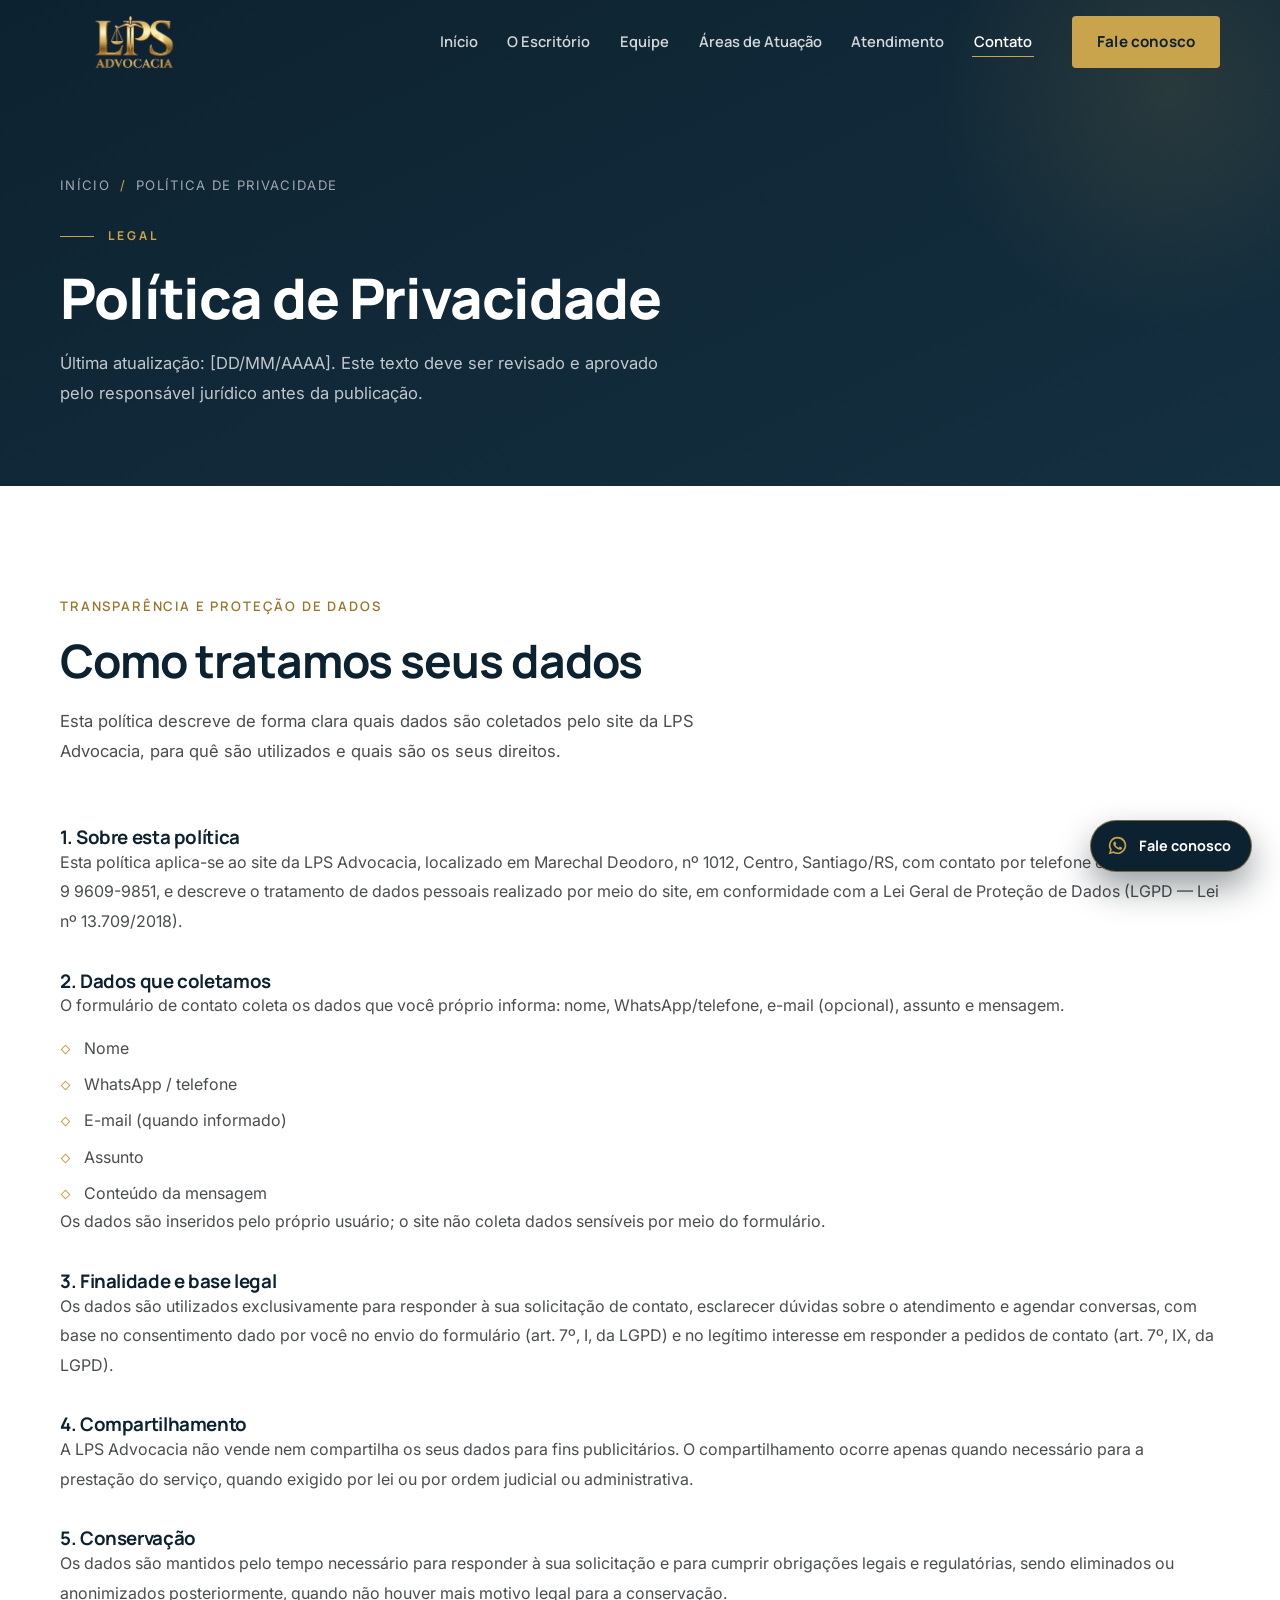
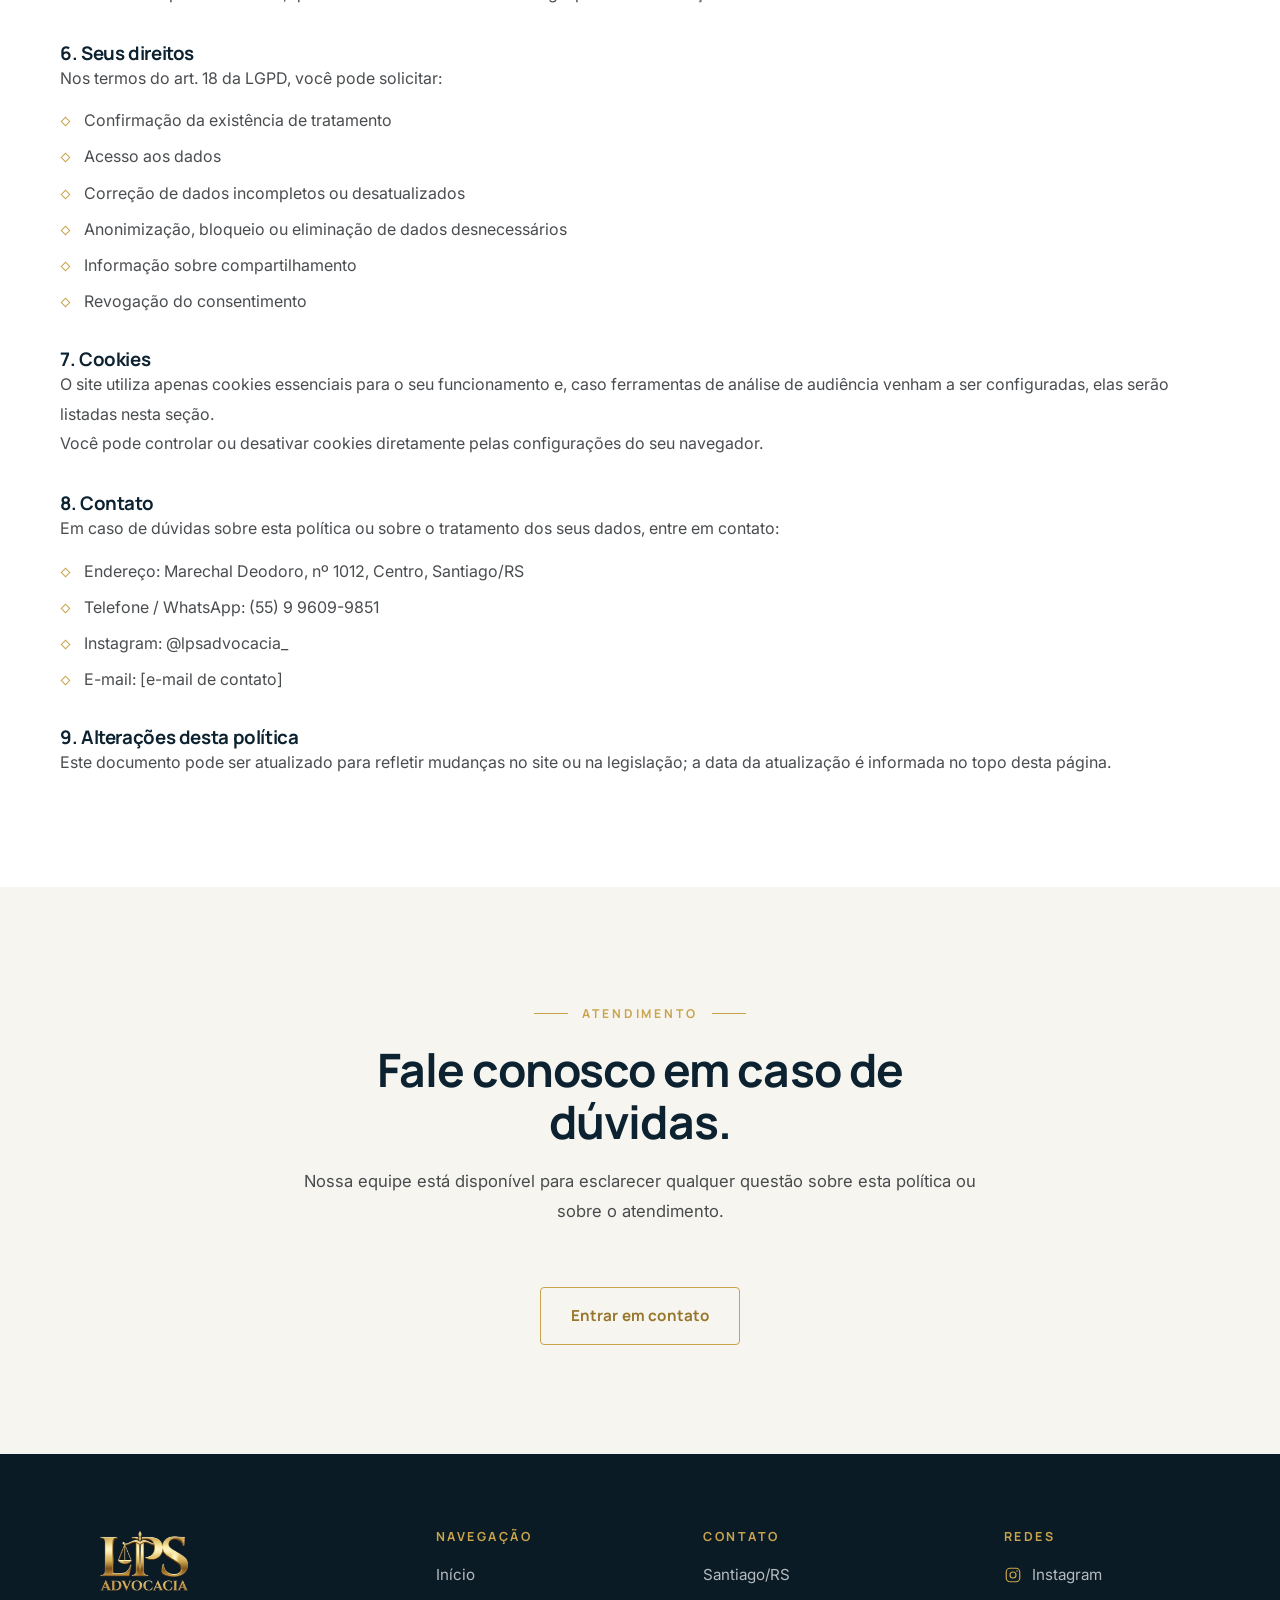
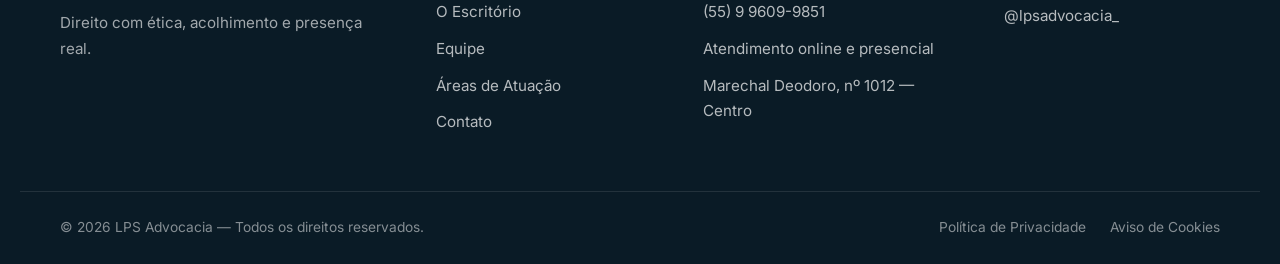
<file: politica-de-privacidade/index.html>
<!DOCTYPE html>
<html lang="pt-BR">
<head>
  <meta charset="UTF-8">
  <meta name="viewport" content="width=device-width, initial-scale=1">

  <title>Política de Privacidade | LPS Advocacia</title>
  <meta name="description" content="Política de privacidade do site da LPS Advocacia: quais dados são tratados, finalidade, base legal, conservação e direitos do titular, conforme a LGPD.">
  <link rel="canonical" href="https://www.lpsadvocacia.com.br/politica-de-privacidade/">

  <meta property="og:type" content="website">
  <meta property="og:locale" content="pt_BR">
  <meta property="og:site_name" content="LPS Advocacia">
  <meta property="og:title" content="Política de Privacidade | LPS Advocacia">
  <meta property="og:description" content="Política de privacidade do site da LPS Advocacia: quais dados são tratados, finalidade, base legal, conservação e direitos do titular, conforme a LGPD.">
  <meta property="og:url" content="https://www.lpsadvocacia.com.br/politica-de-privacidade/">
  <meta property="og:image" content="https://www.lpsadvocacia.com.br/assets/img/og-image.png">
  <meta name="twitter:card" content="summary_large_image">

  <meta name="theme-color" content="#0D2230">
  <link rel="icon" href="../assets/img/favicon-192.png" sizes="192x192" type="image/png">
  <link rel="apple-touch-icon" href="../assets/img/favicon-192.png">

  <link rel="preconnect" href="https://fonts.googleapis.com">
  <link rel="preconnect" href="https://fonts.gstatic.com" crossorigin>
  <link href="https://fonts.googleapis.com/css2?family=Manrope:wght@600;700;800&family=Inter:wght@400;500&display=swap" rel="stylesheet">

  <link rel="stylesheet" href="../assets/css/style.css">
</head>
<body>
  <a class="skip-link" href="#conteudo">Ir para o conteúdo</a>

  <!-- ============ 01 · Header ============ -->
  <header class="site-header" data-header>
    <div class="container header-inner">
      <a class="brand" href="../index.html" aria-label="LPS Advocacia — Página inicial">
        <img src="../assets/img/logo-lps-dourado.png" alt="LPS Advocacia" width="148" height="55" loading="eager">
      </a>

      <nav class="nav" aria-label="Navegação principal">
        <ul class="nav-list">
          <li><a href="../index.html">Início</a></li>
          <li><a href="../o-escritorio/index.html">O Escritório</a></li>
          <li><a href="../equipe/index.html">Equipe</a></li>
          <li><a href="../areas-de-atuacao/index.html">Áreas de Atuação</a></li>
          <li><a href="../index.html#atendimento">Atendimento</a></li>
          <li><a href="../contato/index.html" aria-current="page">Contato</a></li>
        </ul>
      </nav>

      <a class="btn btn-gold header-cta" href="../contato/index.html">Fale conosco</a>

      <button class="menu-toggle" type="button" data-menu-toggle aria-expanded="false" aria-controls="menu-mobile" aria-label="Abrir menu">
        <span></span><span></span><span></span>
      </button>
    </div>

    <nav class="mobile-menu" id="menu-mobile" data-mobile-menu hidden aria-label="Navegação mobile">
      <a class="mm-link" href="../index.html">Início</a>
      <a class="mm-link" href="../o-escritorio/index.html">O Escritório</a>
      <a class="mm-link" href="../equipe/index.html">Equipe</a>
      <a class="mm-link" href="../areas-de-atuacao/index.html">Áreas de Atuação</a>
      <a class="mm-link" href="../index.html#atendimento">Atendimento</a>
      <a class="mm-link" href="../contato/index.html" aria-current="page">Contato</a>

      <a class="btn btn-gold btn-block mm-cta" href="../contato/index.html">Fale conosco</a>

      <div class="mm-meta">
        <span>Santiago/RS — Atendimento online e presencial</span>
        <a href="tel:+5555996099851">(55) 9 9609-9851</a>
      </div>
    </nav>
  </header>

  <main id="conteudo">

    <!-- ============ 02 · Hero da página ============ -->
    <section class="page-hero">
      <div class="container">
        <nav class="breadcrumb" aria-label="Trilha de navegação">
          <a href="../index.html">Início</a>
          <span aria-hidden="true">/</span>
          <span aria-current="page">Política de Privacidade</span>
        </nav>
        <p class="eyebrow">Legal</p>
        <h1>Política de Privacidade</h1>
        <p class="lead">
          Última atualização: [DD/MM/AAAA]. Este texto deve ser revisado e aprovado pelo
          responsável jurídico antes da publicação.
        </p>
      </div>
    </section>

    <!-- ============ 03 · Conteúdo da política ============ -->
    <section class="section">
      <div class="container">
        <div class="section-head reveal">
          <p class="microcopy" style="margin-bottom: 18px">Transparência e proteção de dados</p>
          <h2 class="section-title">Como tratamos seus dados</h2>
          <p class="lead">
            Esta política descreve de forma clara quais dados são coletados pelo site da
            LPS Advocacia, para quê são utilizados e quais são os seus direitos.
          </p>
        </div>

        <div class="prose reveal">
          <h3>1. Sobre esta política</h3>
          <p>
            Esta política aplica-se ao site da LPS Advocacia, localizado em Marechal Deodoro,
            nº 1012, Centro, Santiago/RS, com contato por telefone e WhatsApp (55) 9 9609-9851,
            e descreve o tratamento de dados pessoais realizado por meio do site, em conformidade
            com a Lei Geral de Proteção de Dados (LGPD — Lei nº 13.709/2018).
          </p>

          <h3 style="margin-top: 34px">2. Dados que coletamos</h3>
          <p>
            O formulário de contato coleta os dados que você próprio informa: nome,
            WhatsApp/telefone, e-mail (opcional), assunto e mensagem.
          </p>
          <ul class="bullets" style="margin-top: 14px">
            <li>Nome</li>
            <li>WhatsApp / telefone</li>
            <li>E-mail (quando informado)</li>
            <li>Assunto</li>
            <li>Conteúdo da mensagem</li>
          </ul>
          <p>
            <!-- EDITAR: verificar se o formulário coleta algum dado adicional conforme a ferramenta utilizada -->
            Os dados são inseridos pelo próprio usuário; o site não coleta dados sensíveis
            por meio do formulário.
          </p>

          <h3 style="margin-top: 34px">3. Finalidade e base legal</h3>
          <p>
            Os dados são utilizados exclusivamente para responder à sua solicitação de contato,
            esclarecer dúvidas sobre o atendimento e agendar conversas, com base no consentimento
            dado por você no envio do formulário (art. 7º, I, da LGPD) e no legítimo interesse em
            responder a pedidos de contato (art. 7º, IX, da LGPD).
          </p>

          <h3 style="margin-top: 34px">4. Compartilhamento</h3>
          <p>
            A LPS Advocacia não vende nem compartilha os seus dados para fins publicitários.
            O compartilhamento ocorre apenas quando necessário para a prestação do serviço,
            quando exigido por lei ou por ordem judicial ou administrativa.
          </p>

          <h3 style="margin-top: 34px">5. Conservação</h3>
          <p>
            Os dados são mantidos pelo tempo necessário para responder à sua solicitação e para
            cumprir obrigações legais e regulatórias, sendo eliminados ou anonimizados
            posteriormente, quando não houver mais motivo legal para a conservação.
          </p>

          <h3 style="margin-top: 34px">6. Seus direitos</h3>
          <p>
            Nos termos do art. 18 da LGPD, você pode solicitar:
          </p>
          <ul class="bullets" style="margin-top: 14px">
            <li>Confirmação da existência de tratamento</li>
            <li>Acesso aos dados</li>
            <li>Correção de dados incompletos ou desatualizados</li>
            <li>Anonimização, bloqueio ou eliminação de dados desnecessários</li>
            <li>Informação sobre compartilhamento</li>
            <li>Revogação do consentimento</li>
          </ul>

          <h3 id="cookies" style="margin-top: 34px">7. Cookies</h3>
          <p>
            <!-- EDITAR: descrever cookies de terceiros (Google Analytics etc.) conforme a configuração definitiva -->
            O site utiliza apenas cookies essenciais para o seu funcionamento e, caso ferramentas
            de análise de audiência venham a ser configuradas, elas serão listadas nesta seção.
          </p>
          <p>
            Você pode controlar ou desativar cookies diretamente pelas configurações do seu
            navegador.
          </p>

          <h3 style="margin-top: 34px">8. Contato</h3>
          <p>
            Em caso de dúvidas sobre esta política ou sobre o tratamento dos seus dados,
            entre em contato:
          </p>
          <ul class="bullets" style="margin-top: 14px">
            <li>Endereço: Marechal Deodoro, nº 1012, Centro, Santiago/RS</li>
            <li>Telefone / WhatsApp: (55) 9 9609-9851</li>
            <li>Instagram: <a href="https://www.instagram.com/lpsadvocacia_/" target="_blank" rel="noopener">@lpsadvocacia_</a></li>
            <!-- EDITAR: inserir e-mail oficial -->
            <li>E-mail: [e-mail de contato]</li>
          </ul>

          <h3 style="margin-top: 34px">9. Alterações desta política</h3>
          <p>
            Este documento pode ser atualizado para refletir mudanças no site ou na legislação;
            a data da atualização é informada no topo desta página.
          </p>
        </div>
      </div>
    </section>

    <!-- ============ 04 · Chamada para contato ============ -->
    <section class="section section--off">
      <div class="container">
        <div class="section-head section-head--center reveal">
          <p class="eyebrow eyebrow--center">Atendimento</p>
          <h2 class="section-title">Fale conosco em caso de dúvidas.</h2>
          <p class="lead" style="text-align: center">
            Nossa equipe está disponível para esclarecer qualquer questão sobre esta política
            ou sobre o atendimento.
          </p>
        </div>

        <p class="reveal" style="text-align: center"><a class="btn btn-outline" href="../contato/index.html">Entrar em contato</a></p>
      </div>
    </section>
  </main>

  <!-- ============ 05 · Rodapé ============ -->
  <footer class="site-footer">
    <div class="container footer-grid">
      <div class="footer-brand">
        <img src="../assets/img/logo-lps-dourado.png" alt="LPS Advocacia" width="168" height="62" loading="lazy">
        <p>Direito com ética, acolhimento e presença real.</p>
      </div>

      <nav class="footer-col" aria-label="Navegação do rodapé">
        <h3>Navegação</h3>
        <ul>
          <li><a href="../index.html">Início</a></li>
          <li><a href="../o-escritorio/index.html">O Escritório</a></li>
          <li><a href="../equipe/index.html">Equipe</a></li>
          <li><a href="../areas-de-atuacao/index.html">Áreas de Atuação</a></li>
          <li><a href="../contato/index.html">Contato</a></li>
        </ul>
      </nav>

      <div class="footer-col">
        <h3>Contato</h3>
        <ul>
          <li>Santiago/RS</li>
          <li><a href="tel:+5555996099851">(55) 9 9609-9851</a></li>
          <li>Atendimento online e presencial</li>
          <li>Marechal Deodoro, nº 1012 — Centro</li>
        </ul>
      </div>

      <div class="footer-col">
        <h3>Redes</h3>
        <ul>
          <li>
            <a class="social-link" href="https://www.instagram.com/lpsadvocacia_/" target="_blank" rel="noopener">
              <svg viewBox="0 0 24 24" fill="none" stroke="currentColor" stroke-width="1.6" stroke-linecap="round" stroke-linejoin="round" aria-hidden="true"><rect x="3" y="3" width="18" height="18" rx="5"/><circle cx="12" cy="12" r="4"/><circle cx="17.4" cy="6.6" r="1.1" fill="currentColor" stroke="none"/></svg>
              Instagram
            </a>
          </li>
          <li>@lpsadvocacia_</li>
        </ul>
      </div>
    </div>

    <div class="container footer-bottom">
      <p>© <span data-year>2026</span> LPS Advocacia — Todos os direitos reservados.</p>
      <ul>
        <li><a href="../politica-de-privacidade/index.html">Política de Privacidade</a></li>
        <li><a href="../politica-de-privacidade/index.html#cookies">Aviso de Cookies</a></li>
      </ul>
    </div>
  </footer>

  <a class="whatsapp" href="https://wa.me/5555996099851?text=Ol%C3%A1%2C%20gostaria%20de%20mais%20informa%C3%A7%C3%B5es%20sobre%20o%20atendimento."
     target="_blank" rel="noopener" aria-label="Fale conosco pelo WhatsApp">
    <svg viewBox="0 0 24 24" fill="currentColor" aria-hidden="true"><path d="M12.04 2a9.9 9.9 0 0 0-8.5 14.96L2 22l5.2-1.5A9.9 9.9 0 1 0 12.04 2zm0 1.9a8 8 0 1 1-4.1 14.85l-.3-.18-3.1.9.92-3-.2-.31A8 8 0 0 1 12.04 3.9zm4.6 10.2c-.25-.13-1.47-.72-1.7-.8-.23-.09-.4-.13-.56.13-.17.25-.64.8-.79.97-.14.17-.29.19-.54.06a6.5 6.5 0 0 1-1.92-1.18 7.2 7.2 0 0 1-1.33-1.65c-.14-.24-.01-.37.11-.5.11-.11.25-.29.37-.44.13-.15.17-.25.25-.42.09-.17.04-.31-.02-.44-.06-.13-.56-1.34-.76-1.84-.2-.48-.4-.42-.56-.43h-.48c-.16 0-.43.06-.65.31-.23.25-.86.84-.86 2.05s.88 2.38 1 2.54c.13.17 1.74 2.65 4.2 3.71.59.26 1.05.41 1.4.52.59.19 1.13.16 1.56.1.47-.07 1.47-.6 1.67-1.18.21-.58.21-1.08.15-1.18-.06-.1-.23-.17-.48-.3z"/></svg>
    <span>Fale conosco</span>
  </a>

  <script src="../assets/js/main.js" defer></script>
</body>
</html>
</file>
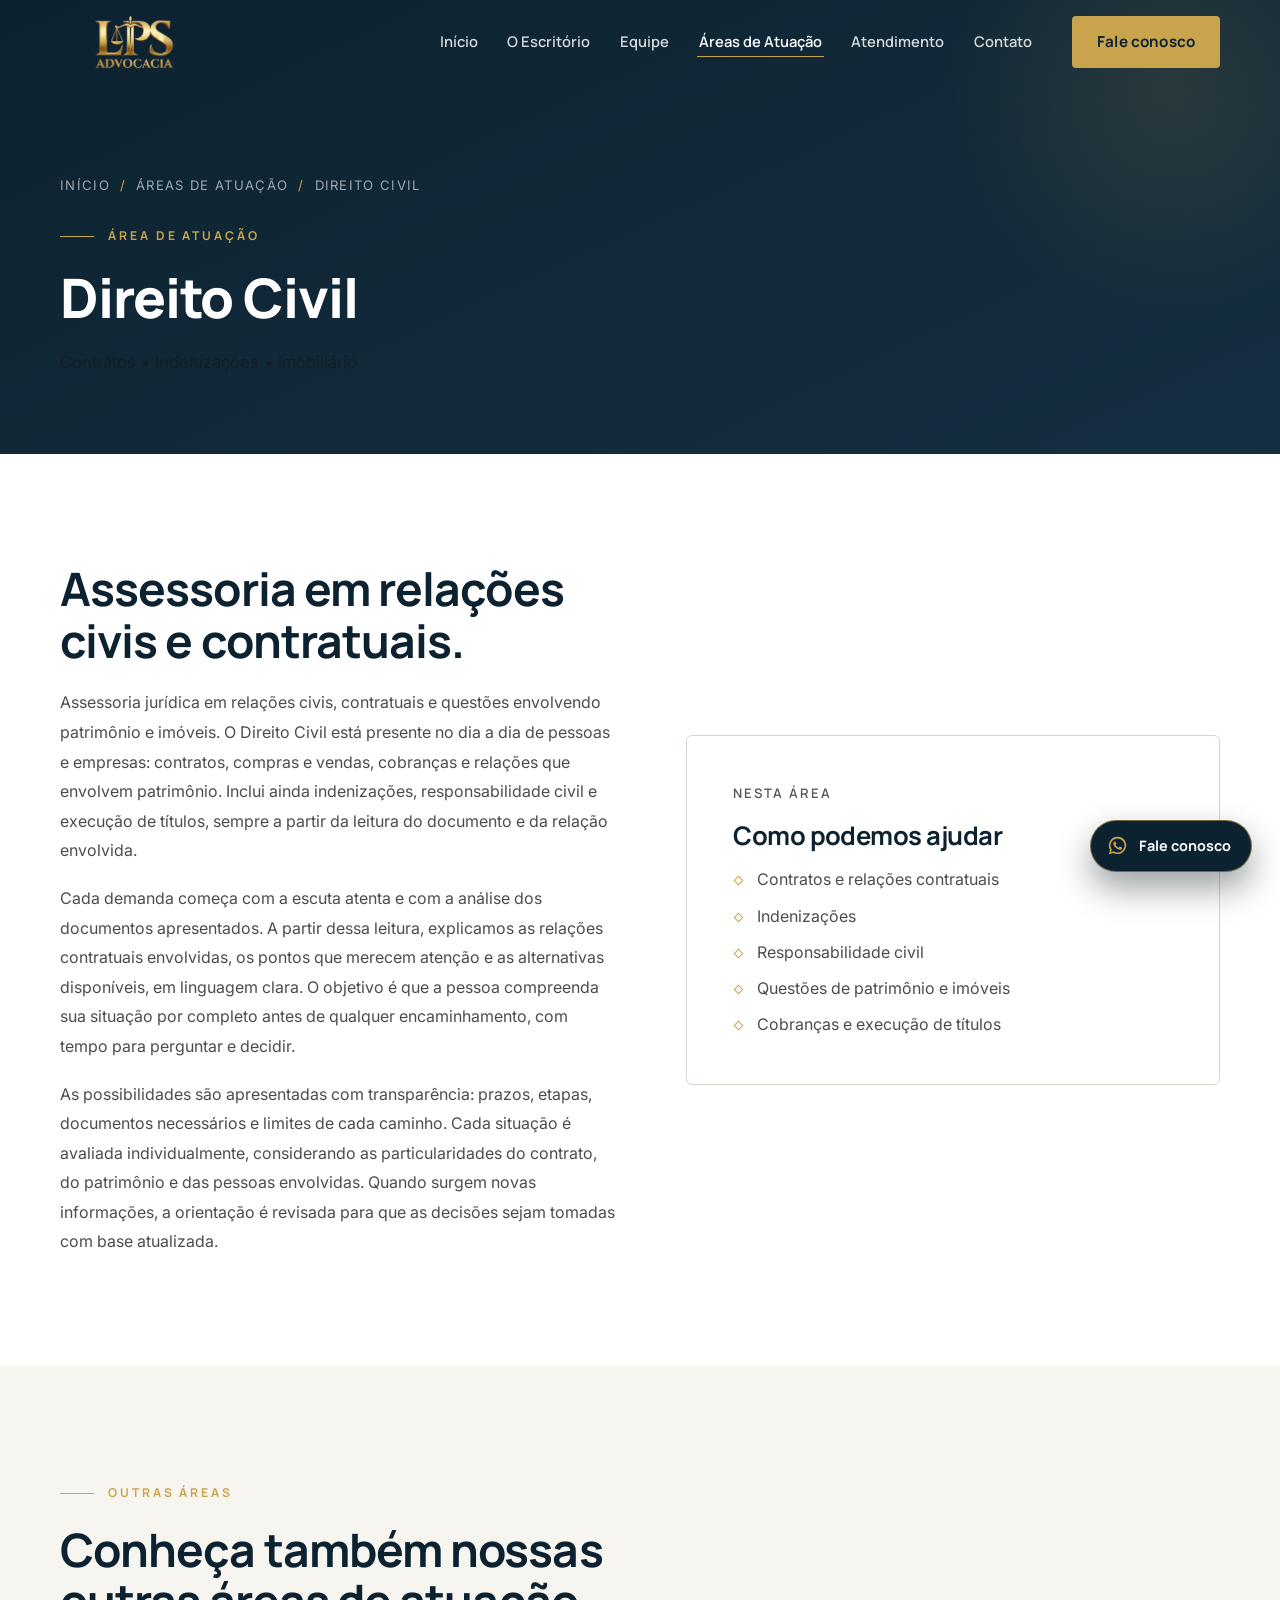
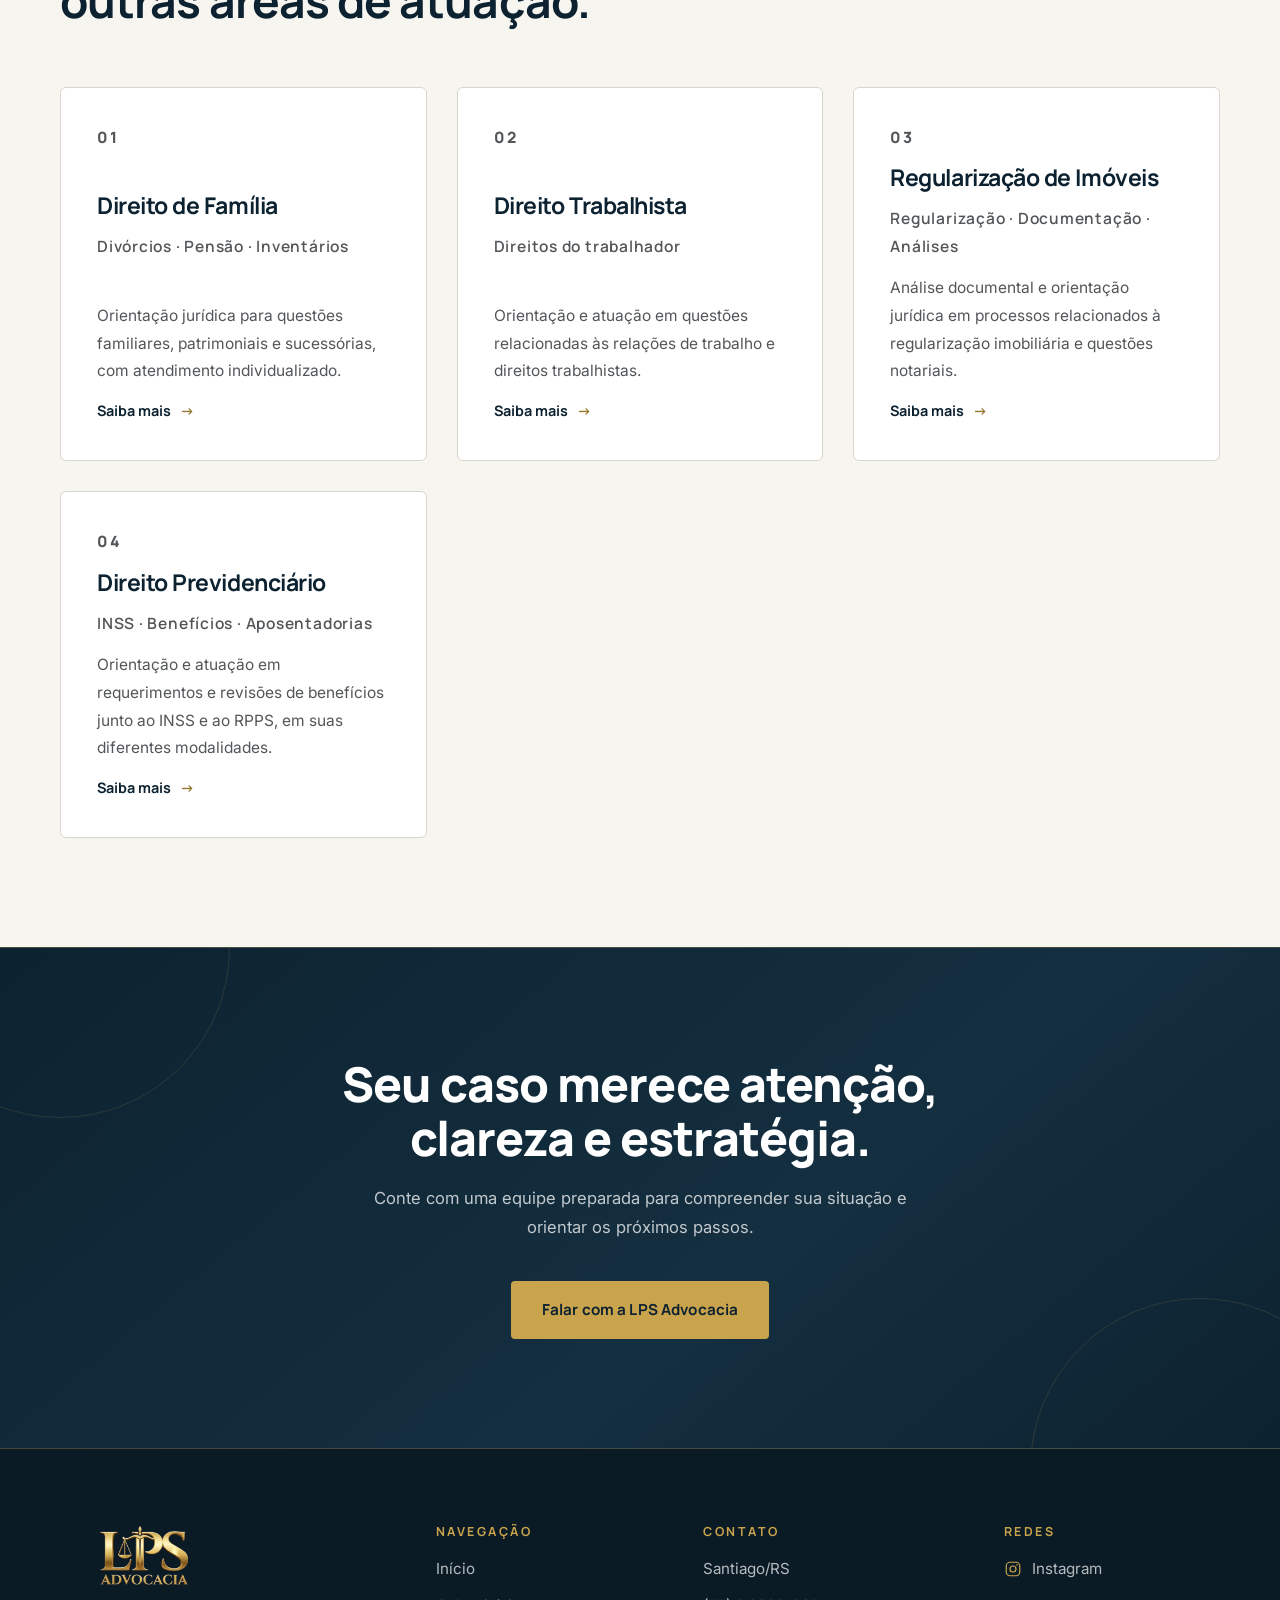
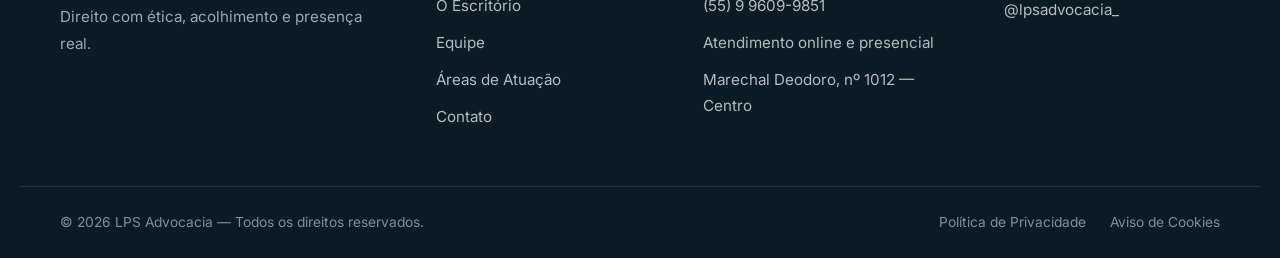
<file: areas-de-atuacao/civil/index.html>
<!DOCTYPE html>
<html lang="pt-BR">
<head>
  <meta charset="UTF-8">
  <meta name="viewport" content="width=device-width, initial-scale=1">

  <title>Direito Civil | LPS Advocacia</title>
  <meta name="description" content="Assessoria jurídica em contratos, indenizações e questões envolvendo patrimônio e imóveis. LPS Advocacia, Santiago/RS.">
  <link rel="canonical" href="https://www.lpsadvocacia.com.br/areas-de-atuacao/civil">

  <meta property="og:type" content="website">
  <meta property="og:locale" content="pt_BR">
  <meta property="og:site_name" content="LPS Advocacia">
  <meta property="og:title" content="Direito Civil | LPS Advocacia">
  <meta property="og:description" content="Assessoria jurídica em contratos, indenizações e questões envolvendo patrimônio e imóveis. LPS Advocacia, Santiago/RS.">
  <meta property="og:url" content="https://www.lpsadvocacia.com.br/areas-de-atuacao/civil">
  <meta property="og:image" content="https://www.lpsadvocacia.com.br/assets/img/og-image.png">
  <meta name="twitter:card" content="summary_large_image">

  <meta name="theme-color" content="#0D2230">
  <link rel="icon" href="../../assets/img/favicon-192.png" sizes="192x192" type="image/png">
  <link rel="apple-touch-icon" href="../../assets/img/favicon-192.png">

  <link rel="preconnect" href="https://fonts.googleapis.com">
  <link rel="preconnect" href="https://fonts.gstatic.com" crossorigin>
  <link href="https://fonts.googleapis.com/css2?family=Manrope:wght@600;700;800&family=Inter:wght@400;500&display=swap" rel="stylesheet">

  <link rel="stylesheet" href="../../assets/css/style.css">
</head>
<body>
  <a class="skip-link" href="#conteudo">Ir para o conteúdo</a>

  <!-- ============ 01 · Header ============ -->
  <header class="site-header" data-header>
    <div class="container header-inner">
      <a class="brand" href="../../index.html" aria-label="LPS Advocacia — Página inicial">
        <img src="../../assets/img/logo-lps-dourado.png" alt="LPS Advocacia" width="148" height="55" loading="eager">
      </a>

      <nav class="nav" aria-label="Navegação principal">
        <ul class="nav-list">
          <li><a href="../../index.html">Início</a></li>
          <li><a href="../../o-escritorio/index.html">O Escritório</a></li>
          <li><a href="../../equipe/index.html">Equipe</a></li>
          <li><a href="../../areas-de-atuacao/index.html" aria-current="page">Áreas de Atuação</a></li>
          <li><a href="../../index.html#atendimento">Atendimento</a></li>
          <li><a href="../../contato/index.html">Contato</a></li>
        </ul>
      </nav>

      <a class="btn btn-gold header-cta" href="../../contato/index.html">Fale conosco</a>

      <button class="menu-toggle" type="button" data-menu-toggle aria-expanded="false" aria-controls="menu-mobile" aria-label="Abrir menu">
        <span></span><span></span><span></span>
      </button>
    </div>

    <nav class="mobile-menu" id="menu-mobile" data-mobile-menu hidden aria-label="Navegação mobile">
      <a class="mm-link" href="../../index.html">Início</a>
      <a class="mm-link" href="../../o-escritorio/index.html">O Escritório</a>
      <a class="mm-link" href="../../equipe/index.html">Equipe</a>
      <a class="mm-link" href="../../areas-de-atuacao/index.html" aria-current="page">Áreas de Atuação</a>
      <a class="mm-link" href="../../index.html#atendimento">Atendimento</a>
      <a class="mm-link" href="../../contato/index.html">Contato</a>

      <a class="btn btn-gold btn-block mm-cta" href="../../contato/index.html">Fale conosco</a>

      <div class="mm-meta">
        <span>Santiago/RS — Atendimento online e presencial</span>
        <a href="tel:+5555996099851">(55) 9 9609-9851</a>
      </div>
    </nav>
  </header>

  <main id="conteudo">

    <!-- ============ 01 · Hero da página ============ -->
    <section class="area-hero">
      <div class="container">
        <nav class="breadcrumb" aria-label="Trilha de navegação">
          <a href="../../index.html">Início</a> <span aria-hidden="true">/</span> <a href="../index.html">Áreas de Atuação</a> <span aria-hidden="true">/</span> <span>Direito Civil</span>
        </nav>
        <p class="eyebrow">Área de atuação</p>
        <h1>Direito Civil</h1>
        <p class="lead">Contratos • Indenizações • Imobiliário</p>
      </div>
    </section>

    <!-- ============ 02 · Sobre a área ============ -->
    <section class="section">
      <div class="container split">
        <div class="reveal">
          <h2 class="section-title">Assessoria em relações civis e contratuais.</h2>
          <div class="prose" style="margin-top: 22px">
            <p>
              Assessoria jurídica em relações civis, contratuais e questões envolvendo patrimônio e imóveis.
              O Direito Civil está presente no dia a dia de pessoas e empresas: contratos, compras e
              vendas, cobranças e relações que envolvem patrimônio. Inclui ainda indenizações,
              responsabilidade civil e execução de títulos, sempre a partir da leitura do documento e
              da relação envolvida.
            </p>
            <p>
              Cada demanda começa com a escuta atenta e com a análise dos documentos apresentados.
              A partir dessa leitura, explicamos as relações contratuais envolvidas, os pontos que
              merecem atenção e as alternativas disponíveis, em linguagem clara. O objetivo é que a
              pessoa compreenda sua situação por completo antes de qualquer encaminhamento, com tempo
              para perguntar e decidir.
            </p>
            <p>
              As possibilidades são apresentadas com transparência: prazos, etapas, documentos
              necessários e limites de cada caminho. Cada situação é avaliada individualmente,
              considerando as particularidades do contrato, do patrimônio e das pessoas envolvidas.
              Quando surgem novas informações, a orientação é revisada para que as decisões sejam
              tomadas com base atualizada.
            </p>
          </div>
        </div>

        <div class="att-card reveal" style="--d: 120ms">
          <p class="microcopy">Nesta área</p>
          <h3>Como podemos ajudar</h3>
          <ul class="bullets">
            <li>Contratos e relações contratuais</li>
            <li>Indenizações</li>
            <li>Responsabilidade civil</li>
            <li>Questões de patrimônio e imóveis</li>
            <li>Cobranças e execução de títulos</li>
          </ul>
        </div>
      </div>
    </section>

    <!-- ============ 03 · Outras áreas ============ -->
    <section class="section section--off">
      <div class="container">
        <div class="section-head reveal">
          <p class="eyebrow">Outras áreas</p>
          <h2 class="section-title">Conheça também nossas outras áreas de atuação.</h2>
        </div>

        <div class="area-grid">
          <article class="area-card reveal">
            <p class="area-index">01</p>
            <h3>Direito de Família</h3>
            <p class="area-tags">Divórcios · Pensão · Inventários</p>
            <p>Orientação jurídica para questões familiares, patrimoniais e sucessórias, com atendimento individualizado.</p>
            <a class="link-arrow" href="../familia/index.html">Saiba mais</a>
          </article>

          <article class="area-card reveal" style="--d: 80ms">
            <p class="area-index">02</p>
            <h3>Direito Trabalhista</h3>
            <p class="area-tags">Direitos do trabalhador</p>
            <p>Orientação e atuação em questões relacionadas às relações de trabalho e direitos trabalhistas.</p>
            <a class="link-arrow" href="../trabalhista/index.html">Saiba mais</a>
          </article>

          <article class="area-card reveal" style="--d: 160ms">
            <p class="area-index">03</p>
            <h3>Regularização de Imóveis</h3>
            <p class="area-tags">Regularização · Documentação · Análises</p>
            <p>Análise documental e orientação jurídica em processos relacionados à regularização imobiliária e questões notariais.</p>
            <a class="link-arrow" href="../imobiliario/index.html">Saiba mais</a>
          </article>

          <article class="area-card reveal" style="--d: 240ms">
            <p class="area-index">04</p>
            <h3>Direito Previdenciário</h3>
            <p class="area-tags">INSS · Benefícios · Aposentadorias</p>
            <p>Orientação e atuação em requerimentos e revisões de benefícios junto ao INSS e ao RPPS, em suas diferentes modalidades.</p>
            <a class="link-arrow" href="../previdenciario/index.html">Saiba mais</a>
          </article>
        </div>
      </div>
    </section>

    <!-- ============ 04 · CTA institucional ============ -->
    <section class="section cta">
      <div class="container reveal">
        <h2>Seu caso merece atenção, clareza e estratégia.</h2>
        <p>Conte com uma equipe preparada para compreender sua situação e orientar os próximos passos.</p>
        <a class="btn btn-gold" href="../../contato/index.html">Falar com a LPS Advocacia</a>
      </div>
    </section>
  </main>

  <!-- ============ 05 · Rodapé ============ -->
  <footer class="site-footer">
    <div class="container footer-grid">
      <div class="footer-brand">
        <img src="../../assets/img/logo-lps-dourado.png" alt="LPS Advocacia" width="168" height="62" loading="lazy">
        <p>Direito com ética, acolhimento e presença real.</p>
      </div>

      <nav class="footer-col" aria-label="Navegação do rodapé">
        <h3>Navegação</h3>
        <ul>
          <li><a href="../../index.html">Início</a></li>
          <li><a href="../../o-escritorio/index.html">O Escritório</a></li>
          <li><a href="../../equipe/index.html">Equipe</a></li>
          <li><a href="../../areas-de-atuacao/index.html">Áreas de Atuação</a></li>
          <li><a href="../../contato/index.html">Contato</a></li>
        </ul>
      </nav>

      <div class="footer-col">
        <h3>Contato</h3>
        <ul>
          <li>Santiago/RS</li>
          <li><a href="tel:+5555996099851">(55) 9 9609-9851</a></li>
          <li>Atendimento online e presencial</li>
          <li>Marechal Deodoro, nº 1012 — Centro</li>
        </ul>
      </div>

      <div class="footer-col">
        <h3>Redes</h3>
        <ul>
          <li>
            <a class="social-link" href="https://www.instagram.com/lpsadvocacia_/" target="_blank" rel="noopener">
              <svg viewBox="0 0 24 24" fill="none" stroke="currentColor" stroke-width="1.6" stroke-linecap="round" stroke-linejoin="round" aria-hidden="true"><rect x="3" y="3" width="18" height="18" rx="5"/><circle cx="12" cy="12" r="4"/><circle cx="17.4" cy="6.6" r="1.1" fill="currentColor" stroke="none"/></svg>
              Instagram
            </a>
          </li>
          <li>@lpsadvocacia_</li>
        </ul>
      </div>
    </div>

    <div class="container footer-bottom">
      <p>© <span data-year>2026</span> LPS Advocacia — Todos os direitos reservados.</p>
      <ul>
        <li><a href="../../politica-de-privacidade/index.html">Política de Privacidade</a></li>
        <li><a href="../../politica-de-privacidade/index.html#cookies">Aviso de Cookies</a></li>
      </ul>
    </div>
  </footer>

  <a class="whatsapp" href="https://wa.me/5555996099851?text=Ol%C3%A1%2C%20gostaria%20de%20mais%20informa%C3%A7%C3%B5es%20sobre%20o%20atendimento."
     target="_blank" rel="noopener" aria-label="Fale conosco pelo WhatsApp">
    <svg viewBox="0 0 24 24" fill="currentColor" aria-hidden="true"><path d="M12.04 2a9.9 9.9 0 0 0-8.5 14.96L2 22l5.2-1.5A9.9 9.9 0 1 0 12.04 2zm0 1.9a8 8 0 1 1-4.1 14.85l-.3-.18-3.1.9.92-3-.2-.31A8 8 0 0 1 12.04 3.9zm4.6 10.2c-.25-.13-1.47-.72-1.7-.8-.23-.09-.4-.13-.56.13-.17.25-.64.8-.79.97-.14.17-.29.19-.54.06a6.5 6.5 0 0 1-1.92-1.18 7.2 7.2 0 0 1-1.33-1.65c-.14-.24-.01-.37.11-.5.11-.11.25-.29.37-.44.13-.15.17-.25.25-.42.09-.17.04-.31-.02-.44-.06-.13-.56-1.34-.76-1.84-.2-.48-.4-.42-.56-.43h-.48c-.16 0-.43.06-.65.31-.23.25-.86.84-.86 2.05s.88 2.38 1 2.54c.13.17 1.74 2.65 4.2 3.71.59.26 1.05.41 1.4.52.59.19 1.13.16 1.56.1.47-.07 1.47-.6 1.67-1.18.21-.58.21-1.08.15-1.18-.06-.1-.23-.17-.48-.3z"/></svg>
    <span>Fale conosco</span>
  </a>

  <script src="../../assets/js/main.js" defer></script>
</body>
</html>
</file>
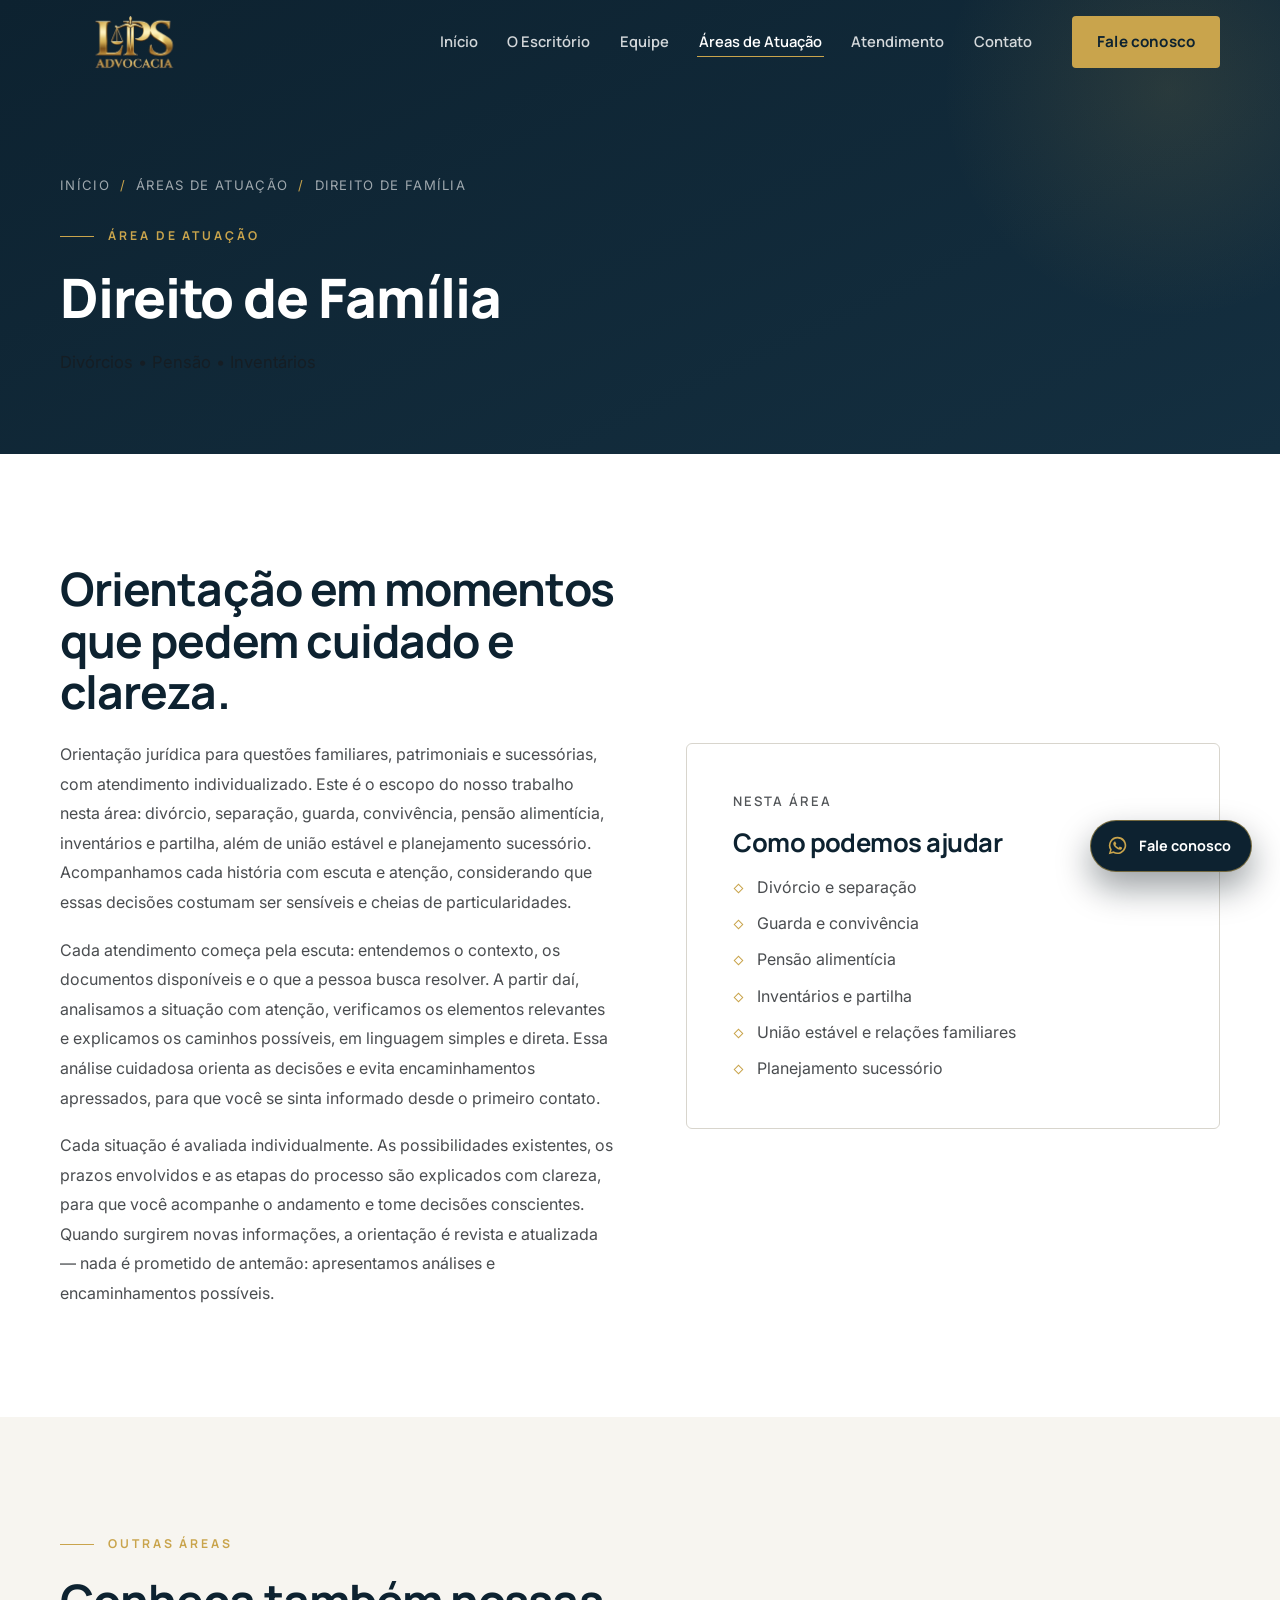
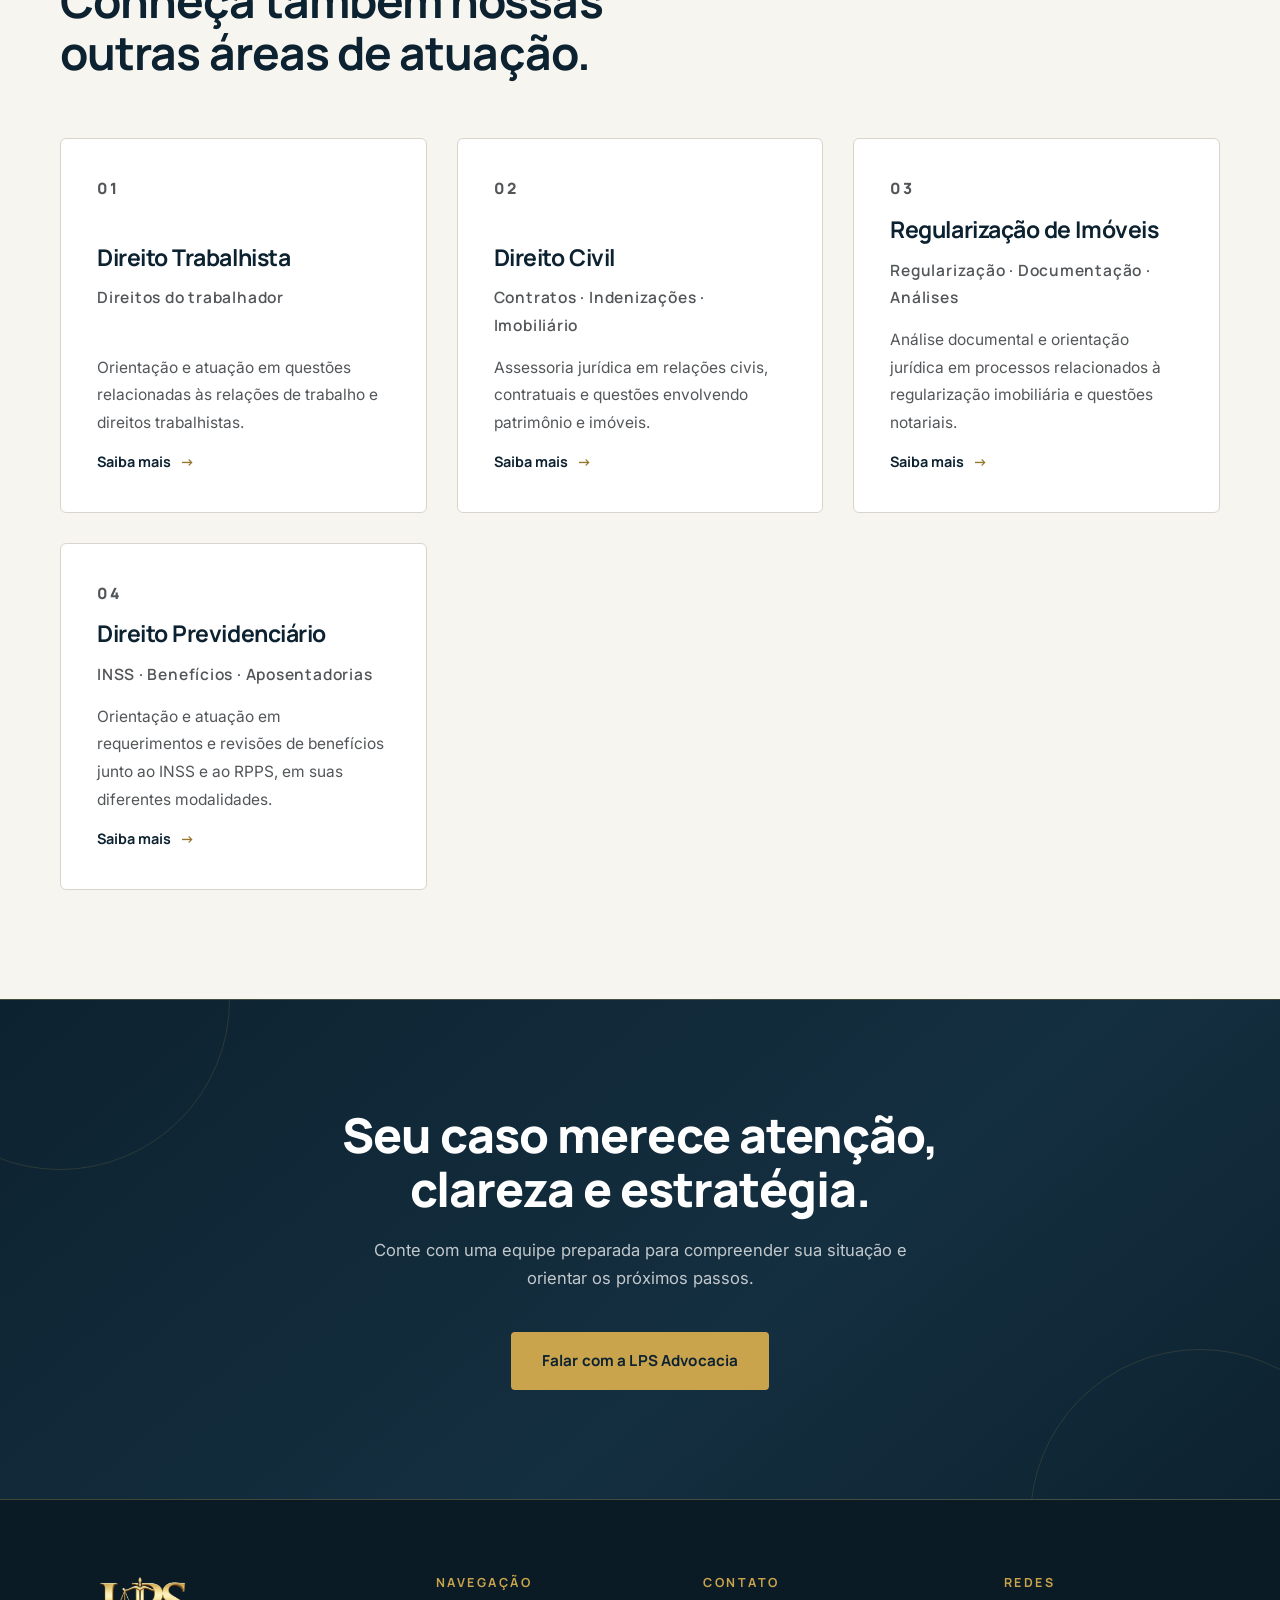
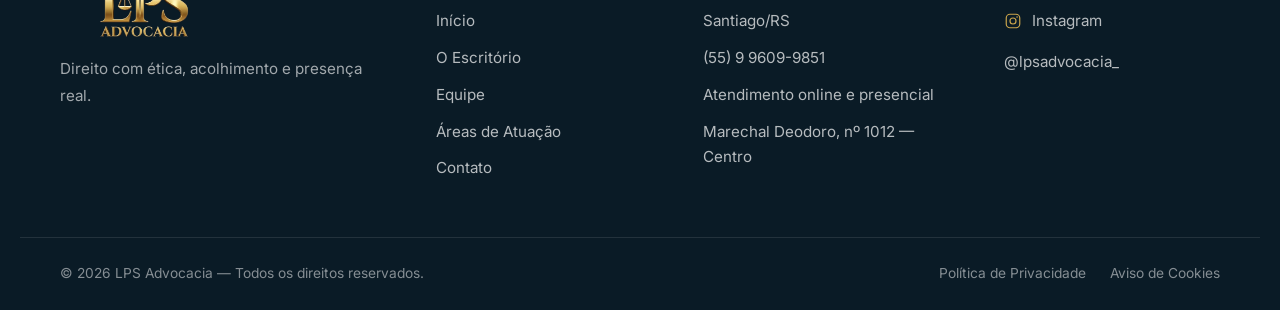
<file: areas-de-atuacao/familia/index.html>
<!DOCTYPE html>
<html lang="pt-BR">
<head>
  <meta charset="UTF-8">
  <meta name="viewport" content="width=device-width, initial-scale=1">

  <title>Direito de Família | LPS Advocacia</title>
  <meta name="description" content="Orientação jurídica em divórcios, pensão alimentícia, inventários e questões familiares, com atendimento individualizado. LPS Advocacia, Santiago/RS.">
  <link rel="canonical" href="https://www.lpsadvocacia.com.br/areas-de-atuacao/familia">

  <meta property="og:type" content="website">
  <meta property="og:locale" content="pt_BR">
  <meta property="og:site_name" content="LPS Advocacia">
  <meta property="og:title" content="Direito de Família | LPS Advocacia">
  <meta property="og:description" content="Orientação jurídica em divórcios, pensão alimentícia, inventários e questões familiares, com atendimento individualizado. LPS Advocacia, Santiago/RS.">
  <meta property="og:url" content="https://www.lpsadvocacia.com.br/areas-de-atuacao/familia">
  <meta property="og:image" content="https://www.lpsadvocacia.com.br/assets/img/og-image.png">
  <meta name="twitter:card" content="summary_large_image">

  <meta name="theme-color" content="#0D2230">
  <link rel="icon" href="../../assets/img/favicon-192.png" sizes="192x192" type="image/png">
  <link rel="apple-touch-icon" href="../../assets/img/favicon-192.png">

  <link rel="preconnect" href="https://fonts.googleapis.com">
  <link rel="preconnect" href="https://fonts.gstatic.com" crossorigin>
  <link href="https://fonts.googleapis.com/css2?family=Manrope:wght@600;700;800&family=Inter:wght@400;500&display=swap" rel="stylesheet">

  <link rel="stylesheet" href="../../assets/css/style.css">
</head>
<body>
  <a class="skip-link" href="#conteudo">Ir para o conteúdo</a>

  <!-- ============ 01 · Header ============ -->
  <header class="site-header" data-header>
    <div class="container header-inner">
      <a class="brand" href="../../index.html" aria-label="LPS Advocacia — Página inicial">
        <img src="../../assets/img/logo-lps-dourado.png" alt="LPS Advocacia" width="148" height="55" loading="eager">
      </a>

      <nav class="nav" aria-label="Navegação principal">
        <ul class="nav-list">
          <li><a href="../../index.html">Início</a></li>
          <li><a href="../../o-escritorio/index.html">O Escritório</a></li>
          <li><a href="../../equipe/index.html">Equipe</a></li>
          <li><a href="../../areas-de-atuacao/index.html" aria-current="page">Áreas de Atuação</a></li>
          <li><a href="../../index.html#atendimento">Atendimento</a></li>
          <li><a href="../../contato/index.html">Contato</a></li>
        </ul>
      </nav>

      <a class="btn btn-gold header-cta" href="../../contato/index.html">Fale conosco</a>

      <button class="menu-toggle" type="button" data-menu-toggle aria-expanded="false" aria-controls="menu-mobile" aria-label="Abrir menu">
        <span></span><span></span><span></span>
      </button>
    </div>

    <nav class="mobile-menu" id="menu-mobile" data-mobile-menu hidden aria-label="Navegação mobile">
      <a class="mm-link" href="../../index.html">Início</a>
      <a class="mm-link" href="../../o-escritorio/index.html">O Escritório</a>
      <a class="mm-link" href="../../equipe/index.html">Equipe</a>
      <a class="mm-link" href="../../areas-de-atuacao/index.html" aria-current="page">Áreas de Atuação</a>
      <a class="mm-link" href="../../index.html#atendimento">Atendimento</a>
      <a class="mm-link" href="../../contato/index.html">Contato</a>

      <a class="btn btn-gold btn-block mm-cta" href="../../contato/index.html">Fale conosco</a>

      <div class="mm-meta">
        <span>Santiago/RS — Atendimento online e presencial</span>
        <a href="tel:+5555996099851">(55) 9 9609-9851</a>
      </div>
    </nav>
  </header>

  <main id="conteudo">

    <!-- ============ 01 · Hero da página ============ -->
    <section class="area-hero">
      <div class="container">
        <nav class="breadcrumb" aria-label="Trilha de navegação">
          <a href="../../index.html">Início</a> <span aria-hidden="true">/</span> <a href="../index.html">Áreas de Atuação</a> <span aria-hidden="true">/</span> <span>Direito de Família</span>
        </nav>
        <p class="eyebrow">Área de atuação</p>
        <h1>Direito de Família</h1>
        <p class="lead">Divórcios • Pensão • Inventários</p>
      </div>
    </section>

    <!-- ============ 02 · Sobre a área ============ -->
    <section class="section">
      <div class="container split">
        <div class="reveal">
          <h2 class="section-title">Orientação em momentos que pedem cuidado e clareza.</h2>
          <div class="prose" style="margin-top: 22px">
            <p>
              Orientação jurídica para questões familiares, patrimoniais e sucessórias, com atendimento individualizado.
              Este é o escopo do nosso trabalho nesta área: divórcio, separação, guarda, convivência, pensão
              alimentícia, inventários e partilha, além de união estável e planejamento sucessório. Acompanhamos
              cada história com escuta e atenção, considerando que essas decisões costumam ser sensíveis e
              cheias de particularidades.
            </p>
            <p>
              Cada atendimento começa pela escuta: entendemos o contexto, os documentos disponíveis e
              o que a pessoa busca resolver. A partir daí, analisamos a situação com atenção,
              verificamos os elementos relevantes e explicamos os caminhos possíveis, em linguagem
              simples e direta. Essa análise cuidadosa orienta as decisões e evita encaminhamentos
              apressados, para que você se sinta informado desde o primeiro contato.
            </p>
            <p>
              Cada situação é avaliada individualmente. As possibilidades existentes, os prazos
              envolvidos e as etapas do processo são explicados com clareza, para que você acompanhe
              o andamento e tome decisões conscientes. Quando surgirem novas informações, a orientação
              é revista e atualizada — nada é prometido de antemão: apresentamos análises e
              encaminhamentos possíveis.
            </p>
          </div>
        </div>

        <div class="att-card reveal" style="--d: 120ms">
          <p class="microcopy">Nesta área</p>
          <h3>Como podemos ajudar</h3>
          <ul class="bullets">
            <li>Divórcio e separação</li>
            <li>Guarda e convivência</li>
            <li>Pensão alimentícia</li>
            <li>Inventários e partilha</li>
            <li>União estável e relações familiares</li>
            <li>Planejamento sucessório</li>
          </ul>
        </div>
      </div>
    </section>

    <!-- ============ 03 · Outras áreas ============ -->
    <section class="section section--off">
      <div class="container">
        <div class="section-head reveal">
          <p class="eyebrow">Outras áreas</p>
          <h2 class="section-title">Conheça também nossas outras áreas de atuação.</h2>
        </div>

        <div class="area-grid">
          <article class="area-card reveal">
            <p class="area-index">01</p>
            <h3>Direito Trabalhista</h3>
            <p class="area-tags">Direitos do trabalhador</p>
            <p>Orientação e atuação em questões relacionadas às relações de trabalho e direitos trabalhistas.</p>
            <a class="link-arrow" href="../trabalhista/index.html">Saiba mais</a>
          </article>

          <article class="area-card reveal" style="--d: 80ms">
            <p class="area-index">02</p>
            <h3>Direito Civil</h3>
            <p class="area-tags">Contratos · Indenizações · Imobiliário</p>
            <p>Assessoria jurídica em relações civis, contratuais e questões envolvendo patrimônio e imóveis.</p>
            <a class="link-arrow" href="../civil/index.html">Saiba mais</a>
          </article>

          <article class="area-card reveal" style="--d: 160ms">
            <p class="area-index">03</p>
            <h3>Regularização de Imóveis</h3>
            <p class="area-tags">Regularização · Documentação · Análises</p>
            <p>Análise documental e orientação jurídica em processos relacionados à regularização imobiliária e questões notariais.</p>
            <a class="link-arrow" href="../imobiliario/index.html">Saiba mais</a>
          </article>

          <article class="area-card reveal" style="--d: 240ms">
            <p class="area-index">04</p>
            <h3>Direito Previdenciário</h3>
            <p class="area-tags">INSS · Benefícios · Aposentadorias</p>
            <p>Orientação e atuação em requerimentos e revisões de benefícios junto ao INSS e ao RPPS, em suas diferentes modalidades.</p>
            <a class="link-arrow" href="../previdenciario/index.html">Saiba mais</a>
          </article>
        </div>
      </div>
    </section>

    <!-- ============ 04 · CTA institucional ============ -->
    <section class="section cta">
      <div class="container reveal">
        <h2>Seu caso merece atenção, clareza e estratégia.</h2>
        <p>Conte com uma equipe preparada para compreender sua situação e orientar os próximos passos.</p>
        <a class="btn btn-gold" href="../../contato/index.html">Falar com a LPS Advocacia</a>
      </div>
    </section>
  </main>

  <!-- ============ 05 · Rodapé ============ -->
  <footer class="site-footer">
    <div class="container footer-grid">
      <div class="footer-brand">
        <img src="../../assets/img/logo-lps-dourado.png" alt="LPS Advocacia" width="168" height="62" loading="lazy">
        <p>Direito com ética, acolhimento e presença real.</p>
      </div>

      <nav class="footer-col" aria-label="Navegação do rodapé">
        <h3>Navegação</h3>
        <ul>
          <li><a href="../../index.html">Início</a></li>
          <li><a href="../../o-escritorio/index.html">O Escritório</a></li>
          <li><a href="../../equipe/index.html">Equipe</a></li>
          <li><a href="../../areas-de-atuacao/index.html">Áreas de Atuação</a></li>
          <li><a href="../../contato/index.html">Contato</a></li>
        </ul>
      </nav>

      <div class="footer-col">
        <h3>Contato</h3>
        <ul>
          <li>Santiago/RS</li>
          <li><a href="tel:+5555996099851">(55) 9 9609-9851</a></li>
          <li>Atendimento online e presencial</li>
          <li>Marechal Deodoro, nº 1012 — Centro</li>
        </ul>
      </div>

      <div class="footer-col">
        <h3>Redes</h3>
        <ul>
          <li>
            <a class="social-link" href="https://www.instagram.com/lpsadvocacia_/" target="_blank" rel="noopener">
              <svg viewBox="0 0 24 24" fill="none" stroke="currentColor" stroke-width="1.6" stroke-linecap="round" stroke-linejoin="round" aria-hidden="true"><rect x="3" y="3" width="18" height="18" rx="5"/><circle cx="12" cy="12" r="4"/><circle cx="17.4" cy="6.6" r="1.1" fill="currentColor" stroke="none"/></svg>
              Instagram
            </a>
          </li>
          <li>@lpsadvocacia_</li>
        </ul>
      </div>
    </div>

    <div class="container footer-bottom">
      <p>© <span data-year>2026</span> LPS Advocacia — Todos os direitos reservados.</p>
      <ul>
        <li><a href="../../politica-de-privacidade/index.html">Política de Privacidade</a></li>
        <li><a href="../../politica-de-privacidade/index.html#cookies">Aviso de Cookies</a></li>
      </ul>
    </div>
  </footer>

  <a class="whatsapp" href="https://wa.me/5555996099851?text=Ol%C3%A1%2C%20gostaria%20de%20mais%20informa%C3%A7%C3%B5es%20sobre%20o%20atendimento."
     target="_blank" rel="noopener" aria-label="Fale conosco pelo WhatsApp">
    <svg viewBox="0 0 24 24" fill="currentColor" aria-hidden="true"><path d="M12.04 2a9.9 9.9 0 0 0-8.5 14.96L2 22l5.2-1.5A9.9 9.9 0 1 0 12.04 2zm0 1.9a8 8 0 1 1-4.1 14.85l-.3-.18-3.1.9.92-3-.2-.31A8 8 0 0 1 12.04 3.9zm4.6 10.2c-.25-.13-1.47-.72-1.7-.8-.23-.09-.4-.13-.56.13-.17.25-.64.8-.79.97-.14.17-.29.19-.54.06a6.5 6.5 0 0 1-1.92-1.18 7.2 7.2 0 0 1-1.33-1.65c-.14-.24-.01-.37.11-.5.11-.11.25-.29.37-.44.13-.15.17-.25.25-.42.09-.17.04-.31-.02-.44-.06-.13-.56-1.34-.76-1.84-.2-.48-.4-.42-.56-.43h-.48c-.16 0-.43.06-.65.31-.23.25-.86.84-.86 2.05s.88 2.38 1 2.54c.13.17 1.74 2.65 4.2 3.71.59.26 1.05.41 1.4.52.59.19 1.13.16 1.56.1.47-.07 1.47-.6 1.67-1.18.21-.58.21-1.08.15-1.18-.06-.1-.23-.17-.48-.3z"/></svg>
    <span>Fale conosco</span>
  </a>

  <script src="../../assets/js/main.js" defer></script>
</body>
</html>
</file>
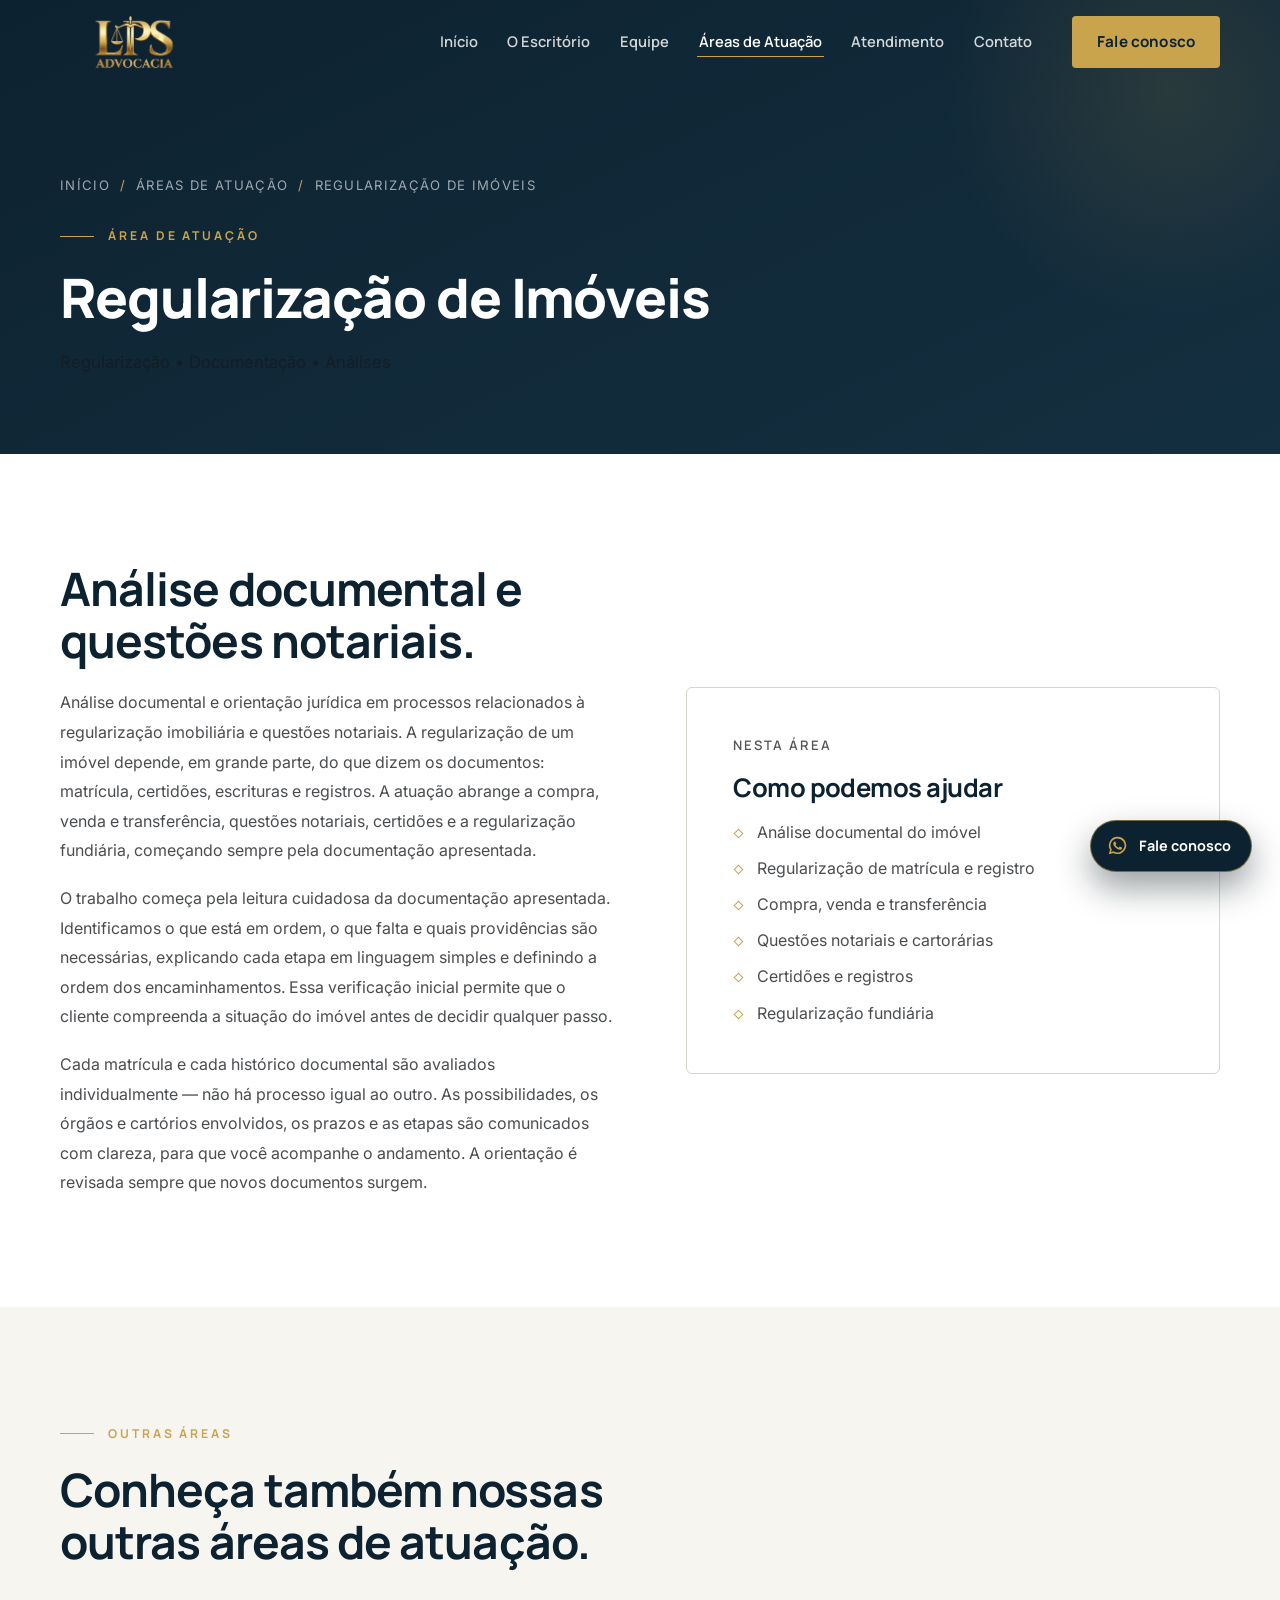
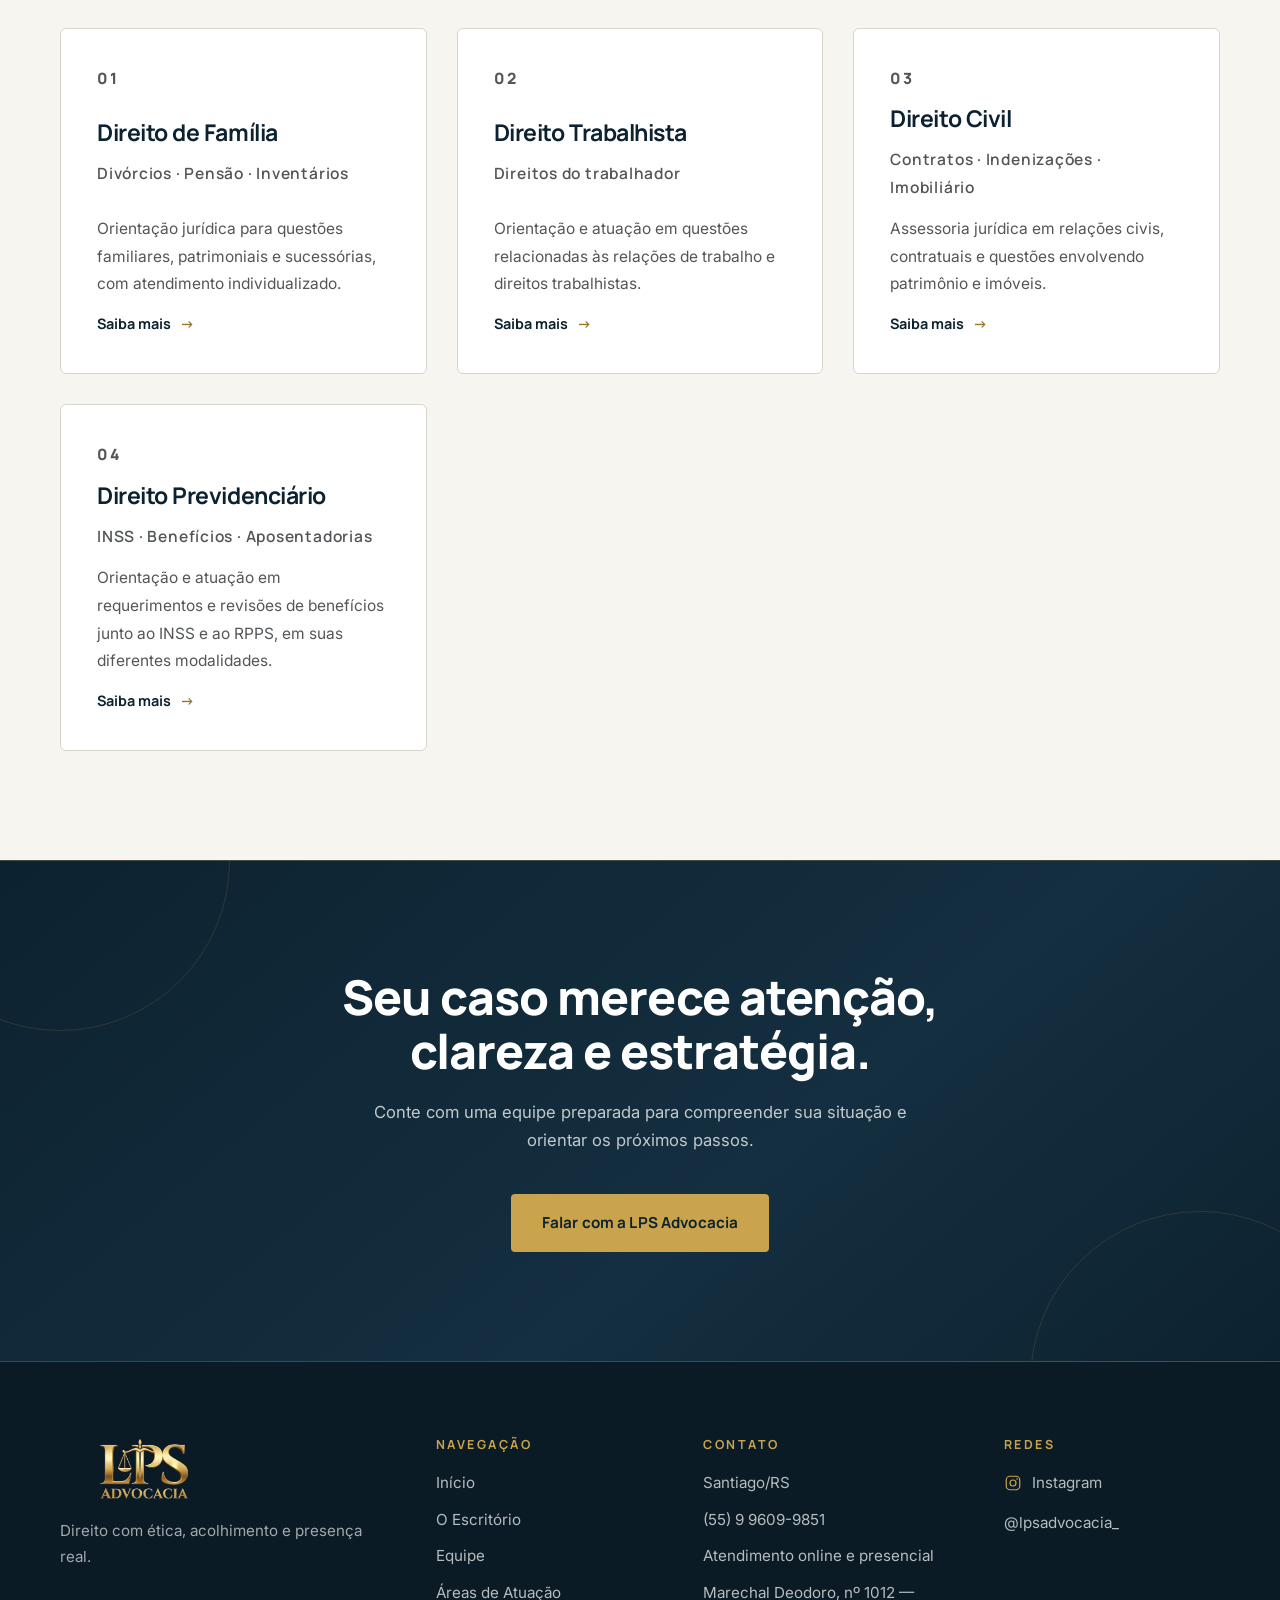
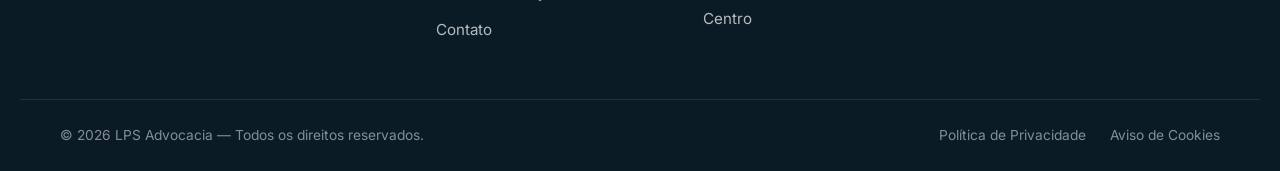
<file: areas-de-atuacao/imobiliario/index.html>
<!DOCTYPE html>
<html lang="pt-BR">
<head>
  <meta charset="UTF-8">
  <meta name="viewport" content="width=device-width, initial-scale=1">

  <title>Regularização de Imóveis | LPS Advocacia</title>
  <meta name="description" content="Análise documental e orientação jurídica em regularização imobiliária e questões notariais. LPS Advocacia, Santiago/RS.">
  <link rel="canonical" href="https://www.lpsadvocacia.com.br/areas-de-atuacao/imobiliario">

  <meta property="og:type" content="website">
  <meta property="og:locale" content="pt_BR">
  <meta property="og:site_name" content="LPS Advocacia">
  <meta property="og:title" content="Regularização de Imóveis | LPS Advocacia">
  <meta property="og:description" content="Análise documental e orientação jurídica em regularização imobiliária e questões notariais. LPS Advocacia, Santiago/RS.">
  <meta property="og:url" content="https://www.lpsadvocacia.com.br/areas-de-atuacao/imobiliario">
  <meta property="og:image" content="https://www.lpsadvocacia.com.br/assets/img/og-image.png">
  <meta name="twitter:card" content="summary_large_image">

  <meta name="theme-color" content="#0D2230">
  <link rel="icon" href="../../assets/img/favicon-192.png" sizes="192x192" type="image/png">
  <link rel="apple-touch-icon" href="../../assets/img/favicon-192.png">

  <link rel="preconnect" href="https://fonts.googleapis.com">
  <link rel="preconnect" href="https://fonts.gstatic.com" crossorigin>
  <link href="https://fonts.googleapis.com/css2?family=Manrope:wght@600;700;800&family=Inter:wght@400;500&display=swap" rel="stylesheet">

  <link rel="stylesheet" href="../../assets/css/style.css">
</head>
<body>
  <a class="skip-link" href="#conteudo">Ir para o conteúdo</a>

  <!-- ============ 01 · Header ============ -->
  <header class="site-header" data-header>
    <div class="container header-inner">
      <a class="brand" href="../../index.html" aria-label="LPS Advocacia — Página inicial">
        <img src="../../assets/img/logo-lps-dourado.png" alt="LPS Advocacia" width="148" height="55" loading="eager">
      </a>

      <nav class="nav" aria-label="Navegação principal">
        <ul class="nav-list">
          <li><a href="../../index.html">Início</a></li>
          <li><a href="../../o-escritorio/index.html">O Escritório</a></li>
          <li><a href="../../equipe/index.html">Equipe</a></li>
          <li><a href="../../areas-de-atuacao/index.html" aria-current="page">Áreas de Atuação</a></li>
          <li><a href="../../index.html#atendimento">Atendimento</a></li>
          <li><a href="../../contato/index.html">Contato</a></li>
        </ul>
      </nav>

      <a class="btn btn-gold header-cta" href="../../contato/index.html">Fale conosco</a>

      <button class="menu-toggle" type="button" data-menu-toggle aria-expanded="false" aria-controls="menu-mobile" aria-label="Abrir menu">
        <span></span><span></span><span></span>
      </button>
    </div>

    <nav class="mobile-menu" id="menu-mobile" data-mobile-menu hidden aria-label="Navegação mobile">
      <a class="mm-link" href="../../index.html">Início</a>
      <a class="mm-link" href="../../o-escritorio/index.html">O Escritório</a>
      <a class="mm-link" href="../../equipe/index.html">Equipe</a>
      <a class="mm-link" href="../../areas-de-atuacao/index.html" aria-current="page">Áreas de Atuação</a>
      <a class="mm-link" href="../../index.html#atendimento">Atendimento</a>
      <a class="mm-link" href="../../contato/index.html">Contato</a>

      <a class="btn btn-gold btn-block mm-cta" href="../../contato/index.html">Fale conosco</a>

      <div class="mm-meta">
        <span>Santiago/RS — Atendimento online e presencial</span>
        <a href="tel:+5555996099851">(55) 9 9609-9851</a>
      </div>
    </nav>
  </header>

  <main id="conteudo">

    <!-- ============ 01 · Hero da página ============ -->
    <section class="area-hero">
      <div class="container">
        <nav class="breadcrumb" aria-label="Trilha de navegação">
          <a href="../../index.html">Início</a> <span aria-hidden="true">/</span> <a href="../index.html">Áreas de Atuação</a> <span aria-hidden="true">/</span> <span>Regularização de Imóveis</span>
        </nav>
        <p class="eyebrow">Área de atuação</p>
        <h1>Regularização de Imóveis</h1>
        <p class="lead">Regularização • Documentação • Análises</p>
      </div>
    </section>

    <!-- ============ 02 · Sobre a área ============ -->
    <section class="section">
      <div class="container split">
        <div class="reveal">
          <h2 class="section-title">Análise documental e questões notariais.</h2>
          <div class="prose" style="margin-top: 22px">
            <p>
              Análise documental e orientação jurídica em processos relacionados à regularização imobiliária e questões notariais.
              A regularização de um imóvel depende, em grande parte, do que dizem os documentos:
              matrícula, certidões, escrituras e registros. A atuação abrange a compra, venda e
              transferência, questões notariais, certidões e a regularização fundiária, começando
              sempre pela documentação apresentada.
            </p>
            <p>
              O trabalho começa pela leitura cuidadosa da documentação apresentada. Identificamos o
              que está em ordem, o que falta e quais providências são necessárias, explicando cada
              etapa em linguagem simples e definindo a ordem dos encaminhamentos. Essa verificação
              inicial permite que o cliente compreenda a situação do imóvel antes de decidir qualquer
              passo.
            </p>
            <p>
              Cada matrícula e cada histórico documental são avaliados individualmente — não há
              processo igual ao outro. As possibilidades, os órgãos e cartórios envolvidos, os prazos
              e as etapas são comunicados com clareza, para que você acompanhe o andamento. A
              orientação é revisada sempre que novos documentos surgem.
            </p>
          </div>
        </div>

        <div class="att-card reveal" style="--d: 120ms">
          <p class="microcopy">Nesta área</p>
          <h3>Como podemos ajudar</h3>
          <ul class="bullets">
            <li>Análise documental do imóvel</li>
            <li>Regularização de matrícula e registro</li>
            <li>Compra, venda e transferência</li>
            <li>Questões notariais e cartorárias</li>
            <li>Certidões e registros</li>
            <li>Regularização fundiária</li>
          </ul>
        </div>
      </div>
    </section>

    <!-- ============ 03 · Outras áreas ============ -->
    <section class="section section--off">
      <div class="container">
        <div class="section-head reveal">
          <p class="eyebrow">Outras áreas</p>
          <h2 class="section-title">Conheça também nossas outras áreas de atuação.</h2>
        </div>

        <div class="area-grid">
          <article class="area-card reveal">
            <p class="area-index">01</p>
            <h3>Direito de Família</h3>
            <p class="area-tags">Divórcios · Pensão · Inventários</p>
            <p>Orientação jurídica para questões familiares, patrimoniais e sucessórias, com atendimento individualizado.</p>
            <a class="link-arrow" href="../familia/index.html">Saiba mais</a>
          </article>

          <article class="area-card reveal" style="--d: 80ms">
            <p class="area-index">02</p>
            <h3>Direito Trabalhista</h3>
            <p class="area-tags">Direitos do trabalhador</p>
            <p>Orientação e atuação em questões relacionadas às relações de trabalho e direitos trabalhistas.</p>
            <a class="link-arrow" href="../trabalhista/index.html">Saiba mais</a>
          </article>

          <article class="area-card reveal" style="--d: 160ms">
            <p class="area-index">03</p>
            <h3>Direito Civil</h3>
            <p class="area-tags">Contratos · Indenizações · Imobiliário</p>
            <p>Assessoria jurídica em relações civis, contratuais e questões envolvendo patrimônio e imóveis.</p>
            <a class="link-arrow" href="../civil/index.html">Saiba mais</a>
          </article>

          <article class="area-card reveal" style="--d: 240ms">
            <p class="area-index">04</p>
            <h3>Direito Previdenciário</h3>
            <p class="area-tags">INSS · Benefícios · Aposentadorias</p>
            <p>Orientação e atuação em requerimentos e revisões de benefícios junto ao INSS e ao RPPS, em suas diferentes modalidades.</p>
            <a class="link-arrow" href="../previdenciario/index.html">Saiba mais</a>
          </article>
        </div>
      </div>
    </section>

    <!-- ============ 04 · CTA institucional ============ -->
    <section class="section cta">
      <div class="container reveal">
        <h2>Seu caso merece atenção, clareza e estratégia.</h2>
        <p>Conte com uma equipe preparada para compreender sua situação e orientar os próximos passos.</p>
        <a class="btn btn-gold" href="../../contato/index.html">Falar com a LPS Advocacia</a>
      </div>
    </section>
  </main>

  <!-- ============ 05 · Rodapé ============ -->
  <footer class="site-footer">
    <div class="container footer-grid">
      <div class="footer-brand">
        <img src="../../assets/img/logo-lps-dourado.png" alt="LPS Advocacia" width="168" height="62" loading="lazy">
        <p>Direito com ética, acolhimento e presença real.</p>
      </div>

      <nav class="footer-col" aria-label="Navegação do rodapé">
        <h3>Navegação</h3>
        <ul>
          <li><a href="../../index.html">Início</a></li>
          <li><a href="../../o-escritorio/index.html">O Escritório</a></li>
          <li><a href="../../equipe/index.html">Equipe</a></li>
          <li><a href="../../areas-de-atuacao/index.html">Áreas de Atuação</a></li>
          <li><a href="../../contato/index.html">Contato</a></li>
        </ul>
      </nav>

      <div class="footer-col">
        <h3>Contato</h3>
        <ul>
          <li>Santiago/RS</li>
          <li><a href="tel:+5555996099851">(55) 9 9609-9851</a></li>
          <li>Atendimento online e presencial</li>
          <li>Marechal Deodoro, nº 1012 — Centro</li>
        </ul>
      </div>

      <div class="footer-col">
        <h3>Redes</h3>
        <ul>
          <li>
            <a class="social-link" href="https://www.instagram.com/lpsadvocacia_/" target="_blank" rel="noopener">
              <svg viewBox="0 0 24 24" fill="none" stroke="currentColor" stroke-width="1.6" stroke-linecap="round" stroke-linejoin="round" aria-hidden="true"><rect x="3" y="3" width="18" height="18" rx="5"/><circle cx="12" cy="12" r="4"/><circle cx="17.4" cy="6.6" r="1.1" fill="currentColor" stroke="none"/></svg>
              Instagram
            </a>
          </li>
          <li>@lpsadvocacia_</li>
        </ul>
      </div>
    </div>

    <div class="container footer-bottom">
      <p>© <span data-year>2026</span> LPS Advocacia — Todos os direitos reservados.</p>
      <ul>
        <li><a href="../../politica-de-privacidade/index.html">Política de Privacidade</a></li>
        <li><a href="../../politica-de-privacidade/index.html#cookies">Aviso de Cookies</a></li>
      </ul>
    </div>
  </footer>

  <a class="whatsapp" href="https://wa.me/5555996099851?text=Ol%C3%A1%2C%20gostaria%20de%20mais%20informa%C3%A7%C3%B5es%20sobre%20o%20atendimento."
     target="_blank" rel="noopener" aria-label="Fale conosco pelo WhatsApp">
    <svg viewBox="0 0 24 24" fill="currentColor" aria-hidden="true"><path d="M12.04 2a9.9 9.9 0 0 0-8.5 14.96L2 22l5.2-1.5A9.9 9.9 0 1 0 12.04 2zm0 1.9a8 8 0 1 1-4.1 14.85l-.3-.18-3.1.9.92-3-.2-.31A8 8 0 0 1 12.04 3.9zm4.6 10.2c-.25-.13-1.47-.72-1.7-.8-.23-.09-.4-.13-.56.13-.17.25-.64.8-.79.97-.14.17-.29.19-.54.06a6.5 6.5 0 0 1-1.92-1.18 7.2 7.2 0 0 1-1.33-1.65c-.14-.24-.01-.37.11-.5.11-.11.25-.29.37-.44.13-.15.17-.25.25-.42.09-.17.04-.31-.02-.44-.06-.13-.56-1.34-.76-1.84-.2-.48-.4-.42-.56-.43h-.48c-.16 0-.43.06-.65.31-.23.25-.86.84-.86 2.05s.88 2.38 1 2.54c.13.17 1.74 2.65 4.2 3.71.59.26 1.05.41 1.4.52.59.19 1.13.16 1.56.1.47-.07 1.47-.6 1.67-1.18.21-.58.21-1.08.15-1.18-.06-.1-.23-.17-.48-.3z"/></svg>
    <span>Fale conosco</span>
  </a>

  <script src="../../assets/js/main.js" defer></script>
</body>
</html>
</file>
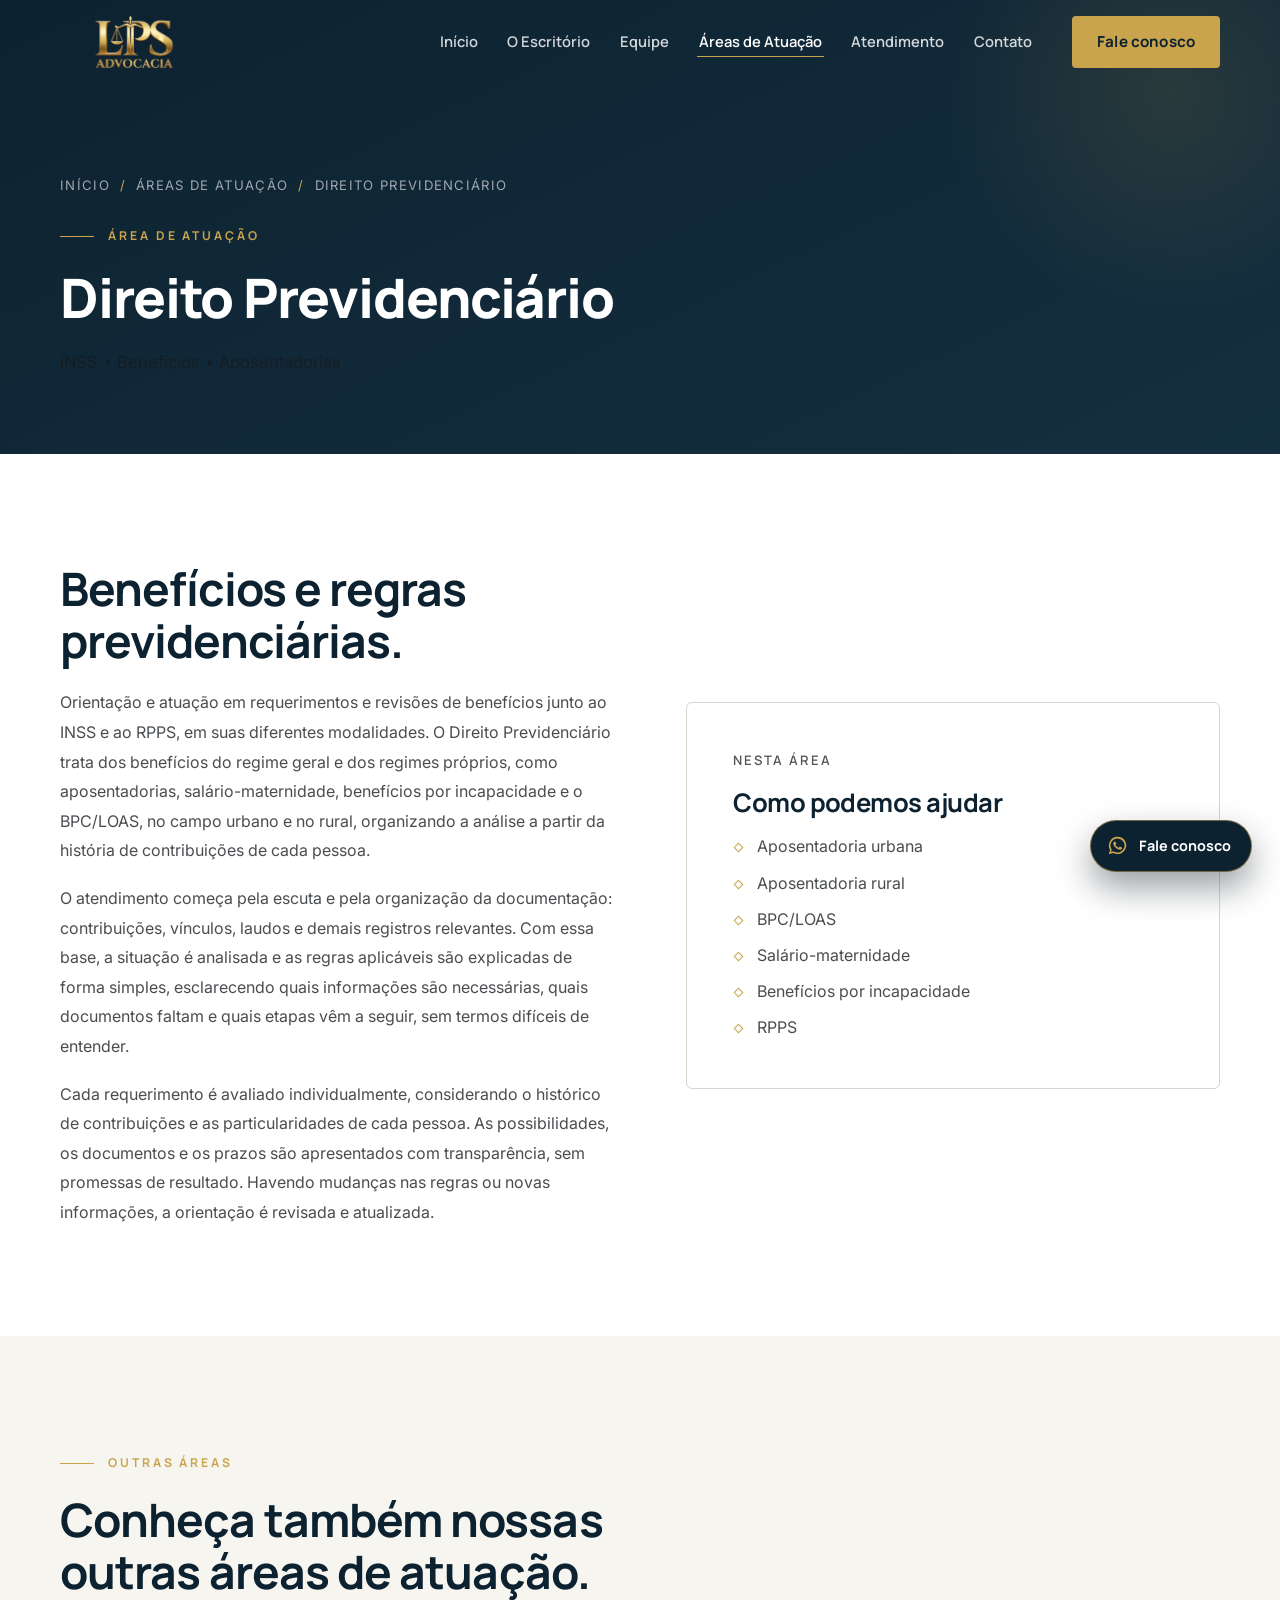
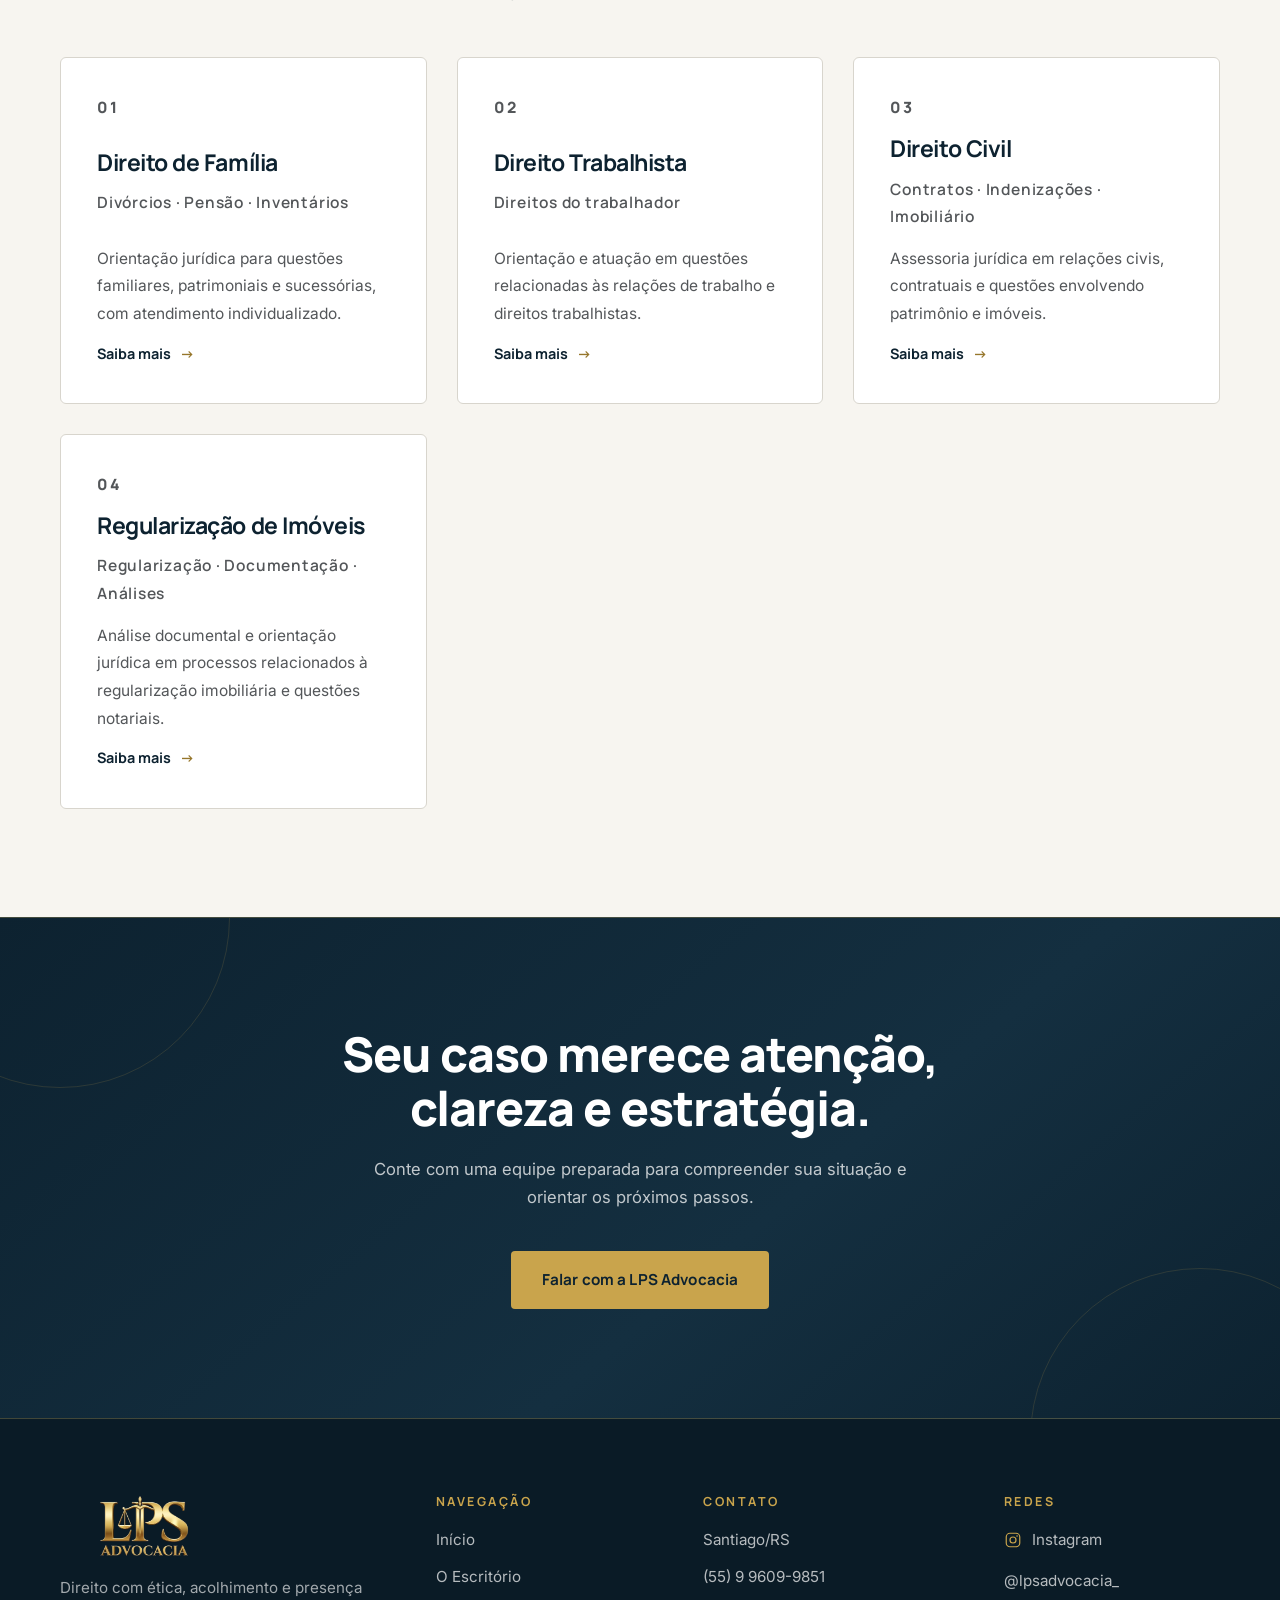
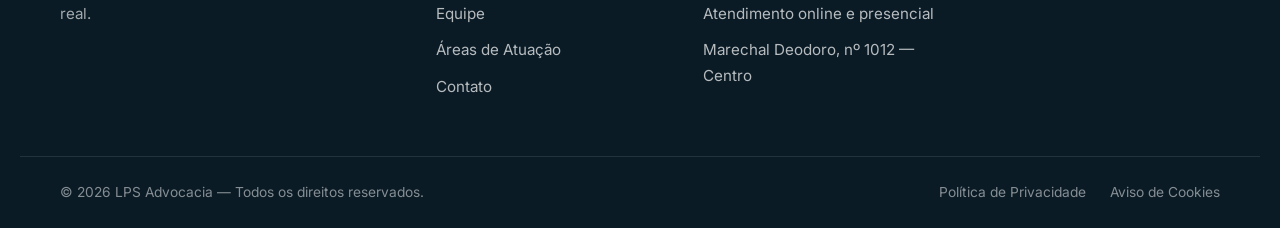
<file: areas-de-atuacao/previdenciario/index.html>
<!DOCTYPE html>
<html lang="pt-BR">
<head>
  <meta charset="UTF-8">
  <meta name="viewport" content="width=device-width, initial-scale=1">

  <title>Direito Previdenciário | LPS Advocacia</title>
  <meta name="description" content="Orientação em benefícios do INSS e RPPS: aposentadorias, BPC/LOAS, salário-maternidade e mais. LPS Advocacia, Santiago/RS.">
  <link rel="canonical" href="https://www.lpsadvocacia.com.br/areas-de-atuacao/previdenciario">

  <meta property="og:type" content="website">
  <meta property="og:locale" content="pt_BR">
  <meta property="og:site_name" content="LPS Advocacia">
  <meta property="og:title" content="Direito Previdenciário | LPS Advocacia">
  <meta property="og:description" content="Orientação em benefícios do INSS e RPPS: aposentadorias, BPC/LOAS, salário-maternidade e mais. LPS Advocacia, Santiago/RS.">
  <meta property="og:url" content="https://www.lpsadvocacia.com.br/areas-de-atuacao/previdenciario">
  <meta property="og:image" content="https://www.lpsadvocacia.com.br/assets/img/og-image.png">
  <meta name="twitter:card" content="summary_large_image">

  <meta name="theme-color" content="#0D2230">
  <link rel="icon" href="../../assets/img/favicon-192.png" sizes="192x192" type="image/png">
  <link rel="apple-touch-icon" href="../../assets/img/favicon-192.png">

  <link rel="preconnect" href="https://fonts.googleapis.com">
  <link rel="preconnect" href="https://fonts.gstatic.com" crossorigin>
  <link href="https://fonts.googleapis.com/css2?family=Manrope:wght@600;700;800&family=Inter:wght@400;500&display=swap" rel="stylesheet">

  <link rel="stylesheet" href="../../assets/css/style.css">
</head>
<body>
  <a class="skip-link" href="#conteudo">Ir para o conteúdo</a>

  <!-- ============ 01 · Header ============ -->
  <header class="site-header" data-header>
    <div class="container header-inner">
      <a class="brand" href="../../index.html" aria-label="LPS Advocacia — Página inicial">
        <img src="../../assets/img/logo-lps-dourado.png" alt="LPS Advocacia" width="148" height="55" loading="eager">
      </a>

      <nav class="nav" aria-label="Navegação principal">
        <ul class="nav-list">
          <li><a href="../../index.html">Início</a></li>
          <li><a href="../../o-escritorio/index.html">O Escritório</a></li>
          <li><a href="../../equipe/index.html">Equipe</a></li>
          <li><a href="../../areas-de-atuacao/index.html" aria-current="page">Áreas de Atuação</a></li>
          <li><a href="../../index.html#atendimento">Atendimento</a></li>
          <li><a href="../../contato/index.html">Contato</a></li>
        </ul>
      </nav>

      <a class="btn btn-gold header-cta" href="../../contato/index.html">Fale conosco</a>

      <button class="menu-toggle" type="button" data-menu-toggle aria-expanded="false" aria-controls="menu-mobile" aria-label="Abrir menu">
        <span></span><span></span><span></span>
      </button>
    </div>

    <nav class="mobile-menu" id="menu-mobile" data-mobile-menu hidden aria-label="Navegação mobile">
      <a class="mm-link" href="../../index.html">Início</a>
      <a class="mm-link" href="../../o-escritorio/index.html">O Escritório</a>
      <a class="mm-link" href="../../equipe/index.html">Equipe</a>
      <a class="mm-link" href="../../areas-de-atuacao/index.html" aria-current="page">Áreas de Atuação</a>
      <a class="mm-link" href="../../index.html#atendimento">Atendimento</a>
      <a class="mm-link" href="../../contato/index.html">Contato</a>

      <a class="btn btn-gold btn-block mm-cta" href="../../contato/index.html">Fale conosco</a>

      <div class="mm-meta">
        <span>Santiago/RS — Atendimento online e presencial</span>
        <a href="tel:+5555996099851">(55) 9 9609-9851</a>
      </div>
    </nav>
  </header>

  <main id="conteudo">

    <!-- ============ 01 · Hero da página ============ -->
    <section class="area-hero">
      <div class="container">
        <nav class="breadcrumb" aria-label="Trilha de navegação">
          <a href="../../index.html">Início</a> <span aria-hidden="true">/</span> <a href="../index.html">Áreas de Atuação</a> <span aria-hidden="true">/</span> <span>Direito Previdenciário</span>
        </nav>
        <p class="eyebrow">Área de atuação</p>
        <h1>Direito Previdenciário</h1>
        <p class="lead">INSS • Benefícios • Aposentadorias</p>
      </div>
    </section>

    <!-- ============ 02 · Sobre a área ============ -->
    <section class="section">
      <div class="container split">
        <div class="reveal">
          <h2 class="section-title">Benefícios e regras previdenciárias.</h2>
          <div class="prose" style="margin-top: 22px">
            <p>
              Orientação e atuação em requerimentos e revisões de benefícios junto ao INSS e ao RPPS, em suas diferentes modalidades.
              O Direito Previdenciário trata dos benefícios do regime geral e dos regimes próprios,
              como aposentadorias, salário-maternidade, benefícios por incapacidade e o BPC/LOAS, no
              campo urbano e no rural, organizando a análise a partir da história de contribuições de
              cada pessoa.
            </p>
            <p>
              O atendimento começa pela escuta e pela organização da documentação: contribuições,
              vínculos, laudos e demais registros relevantes. Com essa base, a situação é analisada e
              as regras aplicáveis são explicadas de forma simples, esclarecendo quais informações são
              necessárias, quais documentos faltam e quais etapas vêm a seguir, sem termos difíceis de
              entender.
            </p>
            <p>
              Cada requerimento é avaliado individualmente, considerando o histórico de contribuições
              e as particularidades de cada pessoa. As possibilidades, os documentos e os prazos são
              apresentados com transparência, sem promessas de resultado. Havendo mudanças nas regras
              ou novas informações, a orientação é revisada e atualizada.
            </p>
          </div>
        </div>

        <div class="att-card reveal" style="--d: 120ms">
          <p class="microcopy">Nesta área</p>
          <h3>Como podemos ajudar</h3>
          <ul class="bullets">
            <li>Aposentadoria urbana</li>
            <li>Aposentadoria rural</li>
            <li>BPC/LOAS</li>
            <li>Salário-maternidade</li>
            <li>Benefícios por incapacidade</li>
            <li>RPPS</li>
          </ul>
        </div>
      </div>
    </section>

    <!-- ============ 03 · Outras áreas ============ -->
    <section class="section section--off">
      <div class="container">
        <div class="section-head reveal">
          <p class="eyebrow">Outras áreas</p>
          <h2 class="section-title">Conheça também nossas outras áreas de atuação.</h2>
        </div>

        <div class="area-grid">
          <article class="area-card reveal">
            <p class="area-index">01</p>
            <h3>Direito de Família</h3>
            <p class="area-tags">Divórcios · Pensão · Inventários</p>
            <p>Orientação jurídica para questões familiares, patrimoniais e sucessórias, com atendimento individualizado.</p>
            <a class="link-arrow" href="../familia/index.html">Saiba mais</a>
          </article>

          <article class="area-card reveal" style="--d: 80ms">
            <p class="area-index">02</p>
            <h3>Direito Trabalhista</h3>
            <p class="area-tags">Direitos do trabalhador</p>
            <p>Orientação e atuação em questões relacionadas às relações de trabalho e direitos trabalhistas.</p>
            <a class="link-arrow" href="../trabalhista/index.html">Saiba mais</a>
          </article>

          <article class="area-card reveal" style="--d: 160ms">
            <p class="area-index">03</p>
            <h3>Direito Civil</h3>
            <p class="area-tags">Contratos · Indenizações · Imobiliário</p>
            <p>Assessoria jurídica em relações civis, contratuais e questões envolvendo patrimônio e imóveis.</p>
            <a class="link-arrow" href="../civil/index.html">Saiba mais</a>
          </article>

          <article class="area-card reveal" style="--d: 240ms">
            <p class="area-index">04</p>
            <h3>Regularização de Imóveis</h3>
            <p class="area-tags">Regularização · Documentação · Análises</p>
            <p>Análise documental e orientação jurídica em processos relacionados à regularização imobiliária e questões notariais.</p>
            <a class="link-arrow" href="../imobiliario/index.html">Saiba mais</a>
          </article>
        </div>
      </div>
    </section>

    <!-- ============ 04 · CTA institucional ============ -->
    <section class="section cta">
      <div class="container reveal">
        <h2>Seu caso merece atenção, clareza e estratégia.</h2>
        <p>Conte com uma equipe preparada para compreender sua situação e orientar os próximos passos.</p>
        <a class="btn btn-gold" href="../../contato/index.html">Falar com a LPS Advocacia</a>
      </div>
    </section>
  </main>

  <!-- ============ 05 · Rodapé ============ -->
  <footer class="site-footer">
    <div class="container footer-grid">
      <div class="footer-brand">
        <img src="../../assets/img/logo-lps-dourado.png" alt="LPS Advocacia" width="168" height="62" loading="lazy">
        <p>Direito com ética, acolhimento e presença real.</p>
      </div>

      <nav class="footer-col" aria-label="Navegação do rodapé">
        <h3>Navegação</h3>
        <ul>
          <li><a href="../../index.html">Início</a></li>
          <li><a href="../../o-escritorio/index.html">O Escritório</a></li>
          <li><a href="../../equipe/index.html">Equipe</a></li>
          <li><a href="../../areas-de-atuacao/index.html">Áreas de Atuação</a></li>
          <li><a href="../../contato/index.html">Contato</a></li>
        </ul>
      </nav>

      <div class="footer-col">
        <h3>Contato</h3>
        <ul>
          <li>Santiago/RS</li>
          <li><a href="tel:+5555996099851">(55) 9 9609-9851</a></li>
          <li>Atendimento online e presencial</li>
          <li>Marechal Deodoro, nº 1012 — Centro</li>
        </ul>
      </div>

      <div class="footer-col">
        <h3>Redes</h3>
        <ul>
          <li>
            <a class="social-link" href="https://www.instagram.com/lpsadvocacia_/" target="_blank" rel="noopener">
              <svg viewBox="0 0 24 24" fill="none" stroke="currentColor" stroke-width="1.6" stroke-linecap="round" stroke-linejoin="round" aria-hidden="true"><rect x="3" y="3" width="18" height="18" rx="5"/><circle cx="12" cy="12" r="4"/><circle cx="17.4" cy="6.6" r="1.1" fill="currentColor" stroke="none"/></svg>
              Instagram
            </a>
          </li>
          <li>@lpsadvocacia_</li>
        </ul>
      </div>
    </div>

    <div class="container footer-bottom">
      <p>© <span data-year>2026</span> LPS Advocacia — Todos os direitos reservados.</p>
      <ul>
        <li><a href="../../politica-de-privacidade/index.html">Política de Privacidade</a></li>
        <li><a href="../../politica-de-privacidade/index.html#cookies">Aviso de Cookies</a></li>
      </ul>
    </div>
  </footer>

  <a class="whatsapp" href="https://wa.me/5555996099851?text=Ol%C3%A1%2C%20gostaria%20de%20mais%20informa%C3%A7%C3%B5es%20sobre%20o%20atendimento."
     target="_blank" rel="noopener" aria-label="Fale conosco pelo WhatsApp">
    <svg viewBox="0 0 24 24" fill="currentColor" aria-hidden="true"><path d="M12.04 2a9.9 9.9 0 0 0-8.5 14.96L2 22l5.2-1.5A9.9 9.9 0 1 0 12.04 2zm0 1.9a8 8 0 1 1-4.1 14.85l-.3-.18-3.1.9.92-3-.2-.31A8 8 0 0 1 12.04 3.9zm4.6 10.2c-.25-.13-1.47-.72-1.7-.8-.23-.09-.4-.13-.56.13-.17.25-.64.8-.79.97-.14.17-.29.19-.54.06a6.5 6.5 0 0 1-1.92-1.18 7.2 7.2 0 0 1-1.33-1.65c-.14-.24-.01-.37.11-.5.11-.11.25-.29.37-.44.13-.15.17-.25.25-.42.09-.17.04-.31-.02-.44-.06-.13-.56-1.34-.76-1.84-.2-.48-.4-.42-.56-.43h-.48c-.16 0-.43.06-.65.31-.23.25-.86.84-.86 2.05s.88 2.38 1 2.54c.13.17 1.74 2.65 4.2 3.71.59.26 1.05.41 1.4.52.59.19 1.13.16 1.56.1.47-.07 1.47-.6 1.67-1.18.21-.58.21-1.08.15-1.18-.06-.1-.23-.17-.48-.3z"/></svg>
    <span>Fale conosco</span>
  </a>

  <script src="../../assets/js/main.js" defer></script>
</body>
</html>
</file>
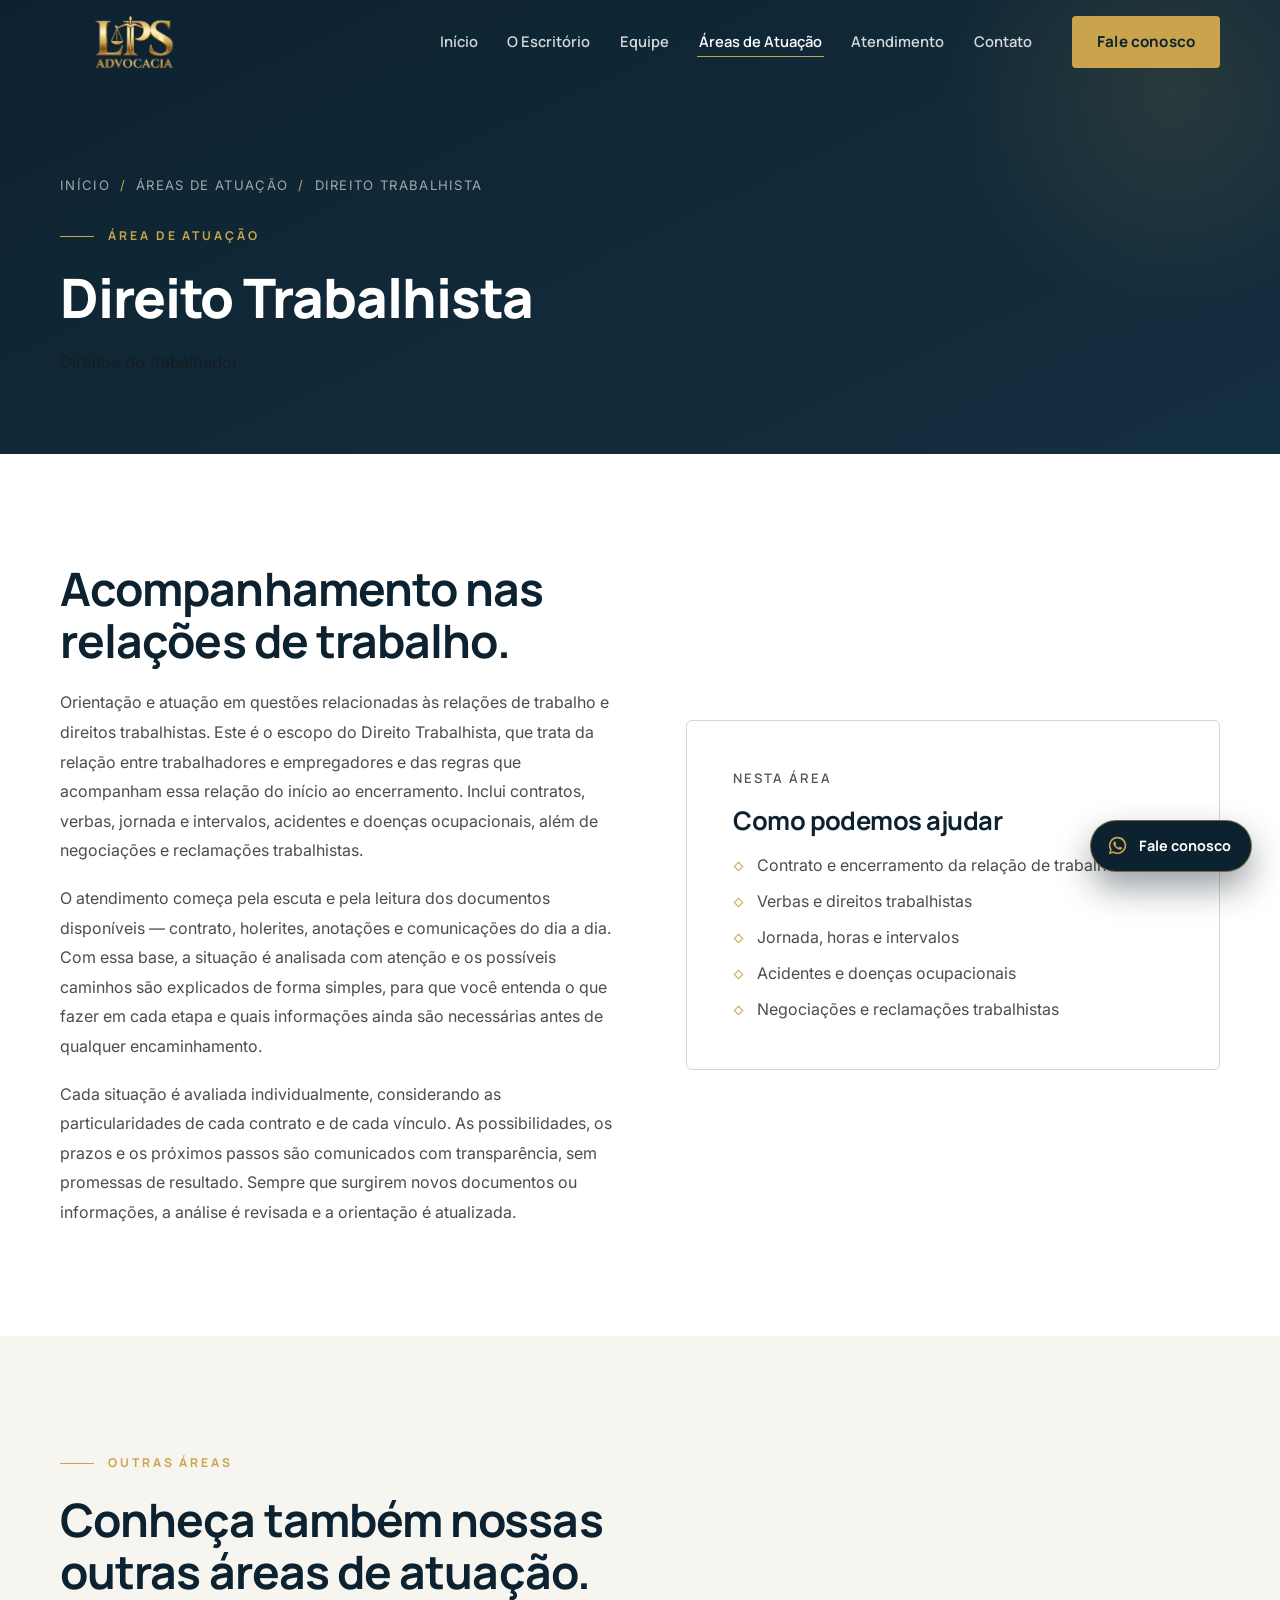
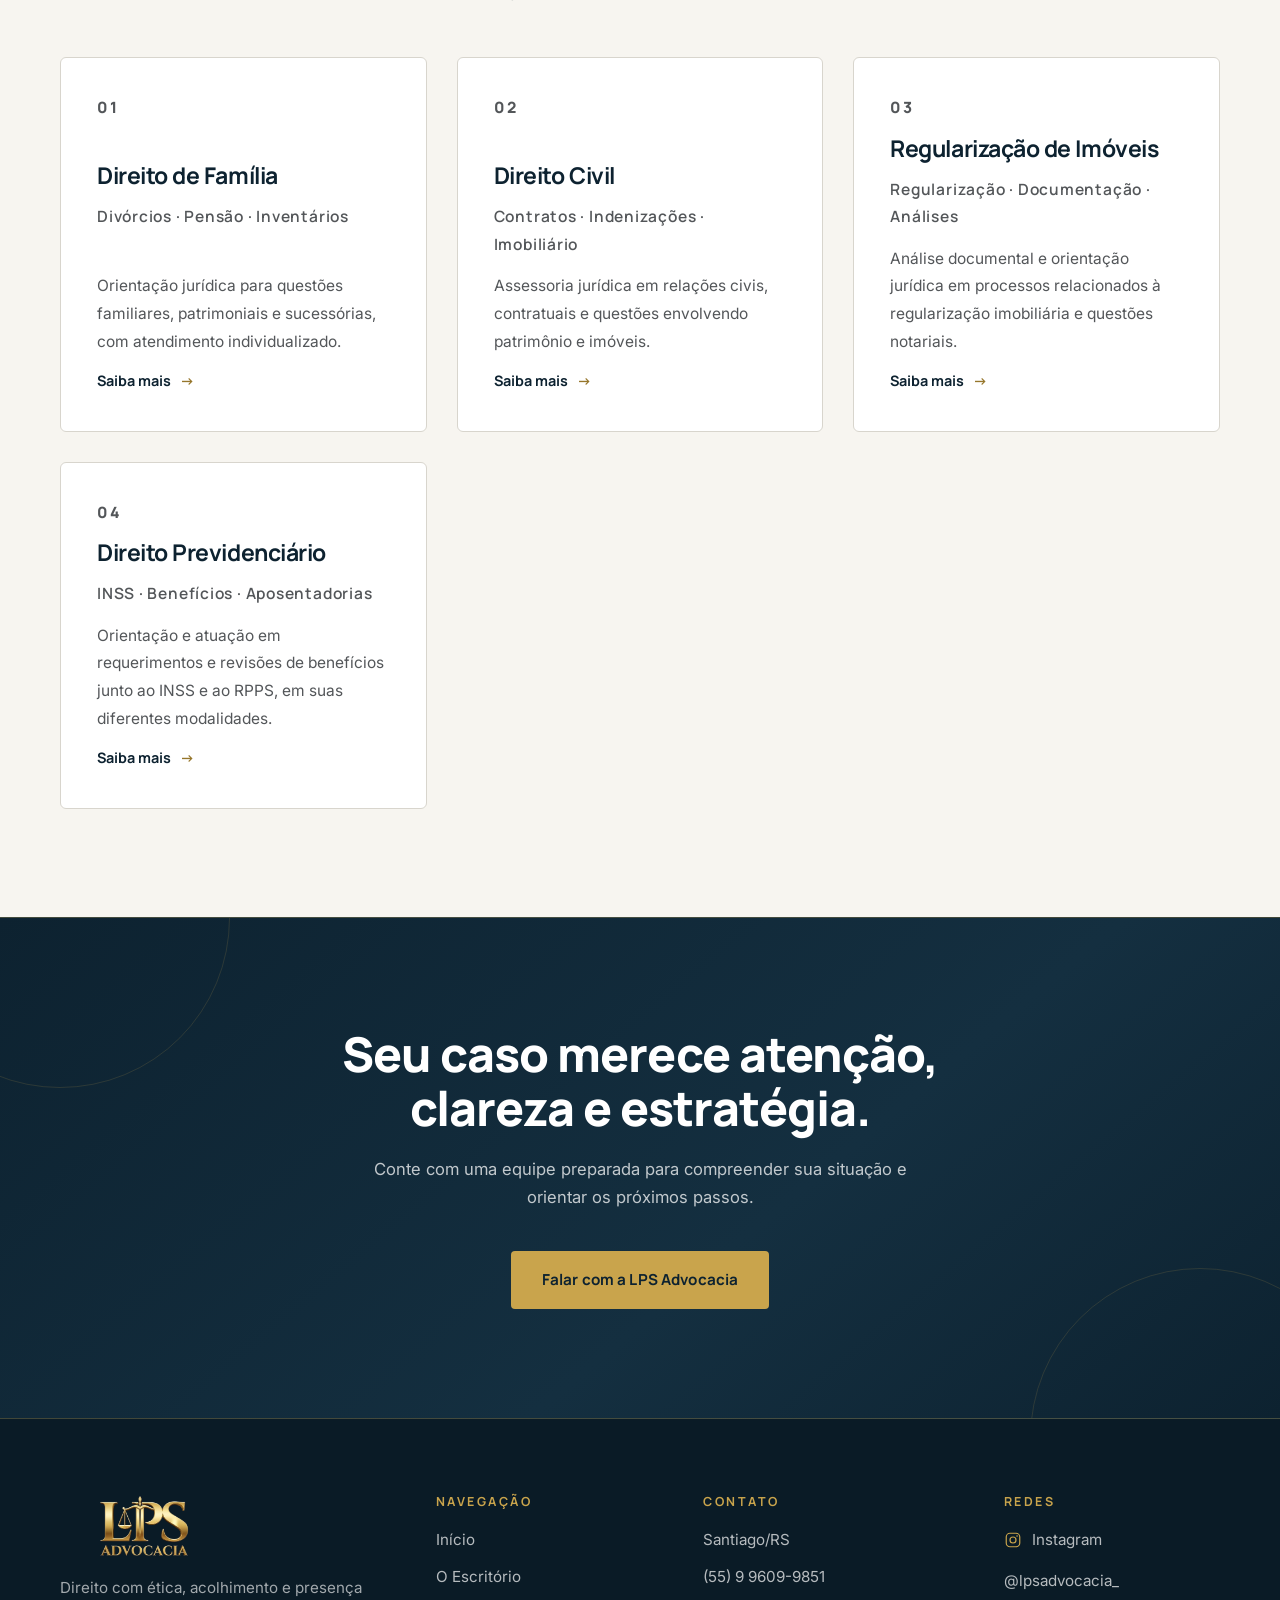
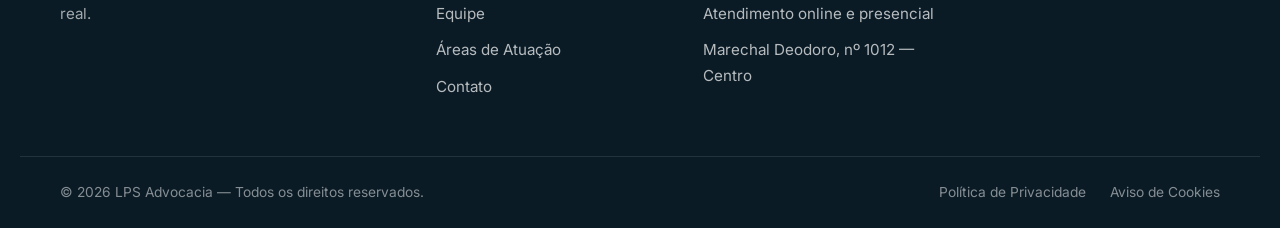
<file: areas-de-atuacao/trabalhista/index.html>
<!DOCTYPE html>
<html lang="pt-BR">
<head>
  <meta charset="UTF-8">
  <meta name="viewport" content="width=device-width, initial-scale=1">

  <title>Direito Trabalhista | LPS Advocacia</title>
  <meta name="description" content="Orientação e atuação em questões relacionadas às relações de trabalho e direitos trabalhistas. LPS Advocacia, Santiago/RS.">
  <link rel="canonical" href="https://www.lpsadvocacia.com.br/areas-de-atuacao/trabalhista">

  <meta property="og:type" content="website">
  <meta property="og:locale" content="pt_BR">
  <meta property="og:site_name" content="LPS Advocacia">
  <meta property="og:title" content="Direito Trabalhista | LPS Advocacia">
  <meta property="og:description" content="Orientação e atuação em questões relacionadas às relações de trabalho e direitos trabalhistas. LPS Advocacia, Santiago/RS.">
  <meta property="og:url" content="https://www.lpsadvocacia.com.br/areas-de-atuacao/trabalhista">
  <meta property="og:image" content="https://www.lpsadvocacia.com.br/assets/img/og-image.png">
  <meta name="twitter:card" content="summary_large_image">

  <meta name="theme-color" content="#0D2230">
  <link rel="icon" href="../../assets/img/favicon-192.png" sizes="192x192" type="image/png">
  <link rel="apple-touch-icon" href="../../assets/img/favicon-192.png">

  <link rel="preconnect" href="https://fonts.googleapis.com">
  <link rel="preconnect" href="https://fonts.gstatic.com" crossorigin>
  <link href="https://fonts.googleapis.com/css2?family=Manrope:wght@600;700;800&family=Inter:wght@400;500&display=swap" rel="stylesheet">

  <link rel="stylesheet" href="../../assets/css/style.css">
</head>
<body>
  <a class="skip-link" href="#conteudo">Ir para o conteúdo</a>

  <!-- ============ 01 · Header ============ -->
  <header class="site-header" data-header>
    <div class="container header-inner">
      <a class="brand" href="../../index.html" aria-label="LPS Advocacia — Página inicial">
        <img src="../../assets/img/logo-lps-dourado.png" alt="LPS Advocacia" width="148" height="55" loading="eager">
      </a>

      <nav class="nav" aria-label="Navegação principal">
        <ul class="nav-list">
          <li><a href="../../index.html">Início</a></li>
          <li><a href="../../o-escritorio/index.html">O Escritório</a></li>
          <li><a href="../../equipe/index.html">Equipe</a></li>
          <li><a href="../../areas-de-atuacao/index.html" aria-current="page">Áreas de Atuação</a></li>
          <li><a href="../../index.html#atendimento">Atendimento</a></li>
          <li><a href="../../contato/index.html">Contato</a></li>
        </ul>
      </nav>

      <a class="btn btn-gold header-cta" href="../../contato/index.html">Fale conosco</a>

      <button class="menu-toggle" type="button" data-menu-toggle aria-expanded="false" aria-controls="menu-mobile" aria-label="Abrir menu">
        <span></span><span></span><span></span>
      </button>
    </div>

    <nav class="mobile-menu" id="menu-mobile" data-mobile-menu hidden aria-label="Navegação mobile">
      <a class="mm-link" href="../../index.html">Início</a>
      <a class="mm-link" href="../../o-escritorio/index.html">O Escritório</a>
      <a class="mm-link" href="../../equipe/index.html">Equipe</a>
      <a class="mm-link" href="../../areas-de-atuacao/index.html" aria-current="page">Áreas de Atuação</a>
      <a class="mm-link" href="../../index.html#atendimento">Atendimento</a>
      <a class="mm-link" href="../../contato/index.html">Contato</a>

      <a class="btn btn-gold btn-block mm-cta" href="../../contato/index.html">Fale conosco</a>

      <div class="mm-meta">
        <span>Santiago/RS — Atendimento online e presencial</span>
        <a href="tel:+5555996099851">(55) 9 9609-9851</a>
      </div>
    </nav>
  </header>

  <main id="conteudo">

    <!-- ============ 01 · Hero da página ============ -->
    <section class="area-hero">
      <div class="container">
        <nav class="breadcrumb" aria-label="Trilha de navegação">
          <a href="../../index.html">Início</a> <span aria-hidden="true">/</span> <a href="../index.html">Áreas de Atuação</a> <span aria-hidden="true">/</span> <span>Direito Trabalhista</span>
        </nav>
        <p class="eyebrow">Área de atuação</p>
        <h1>Direito Trabalhista</h1>
        <p class="lead">Direitos do trabalhador</p>
      </div>
    </section>

    <!-- ============ 02 · Sobre a área ============ -->
    <section class="section">
      <div class="container split">
        <div class="reveal">
          <h2 class="section-title">Acompanhamento nas relações de trabalho.</h2>
          <div class="prose" style="margin-top: 22px">
            <p>
              Orientação e atuação em questões relacionadas às relações de trabalho e direitos trabalhistas.
              Este é o escopo do Direito Trabalhista, que trata da relação entre trabalhadores e empregadores
              e das regras que acompanham essa relação do início ao encerramento. Inclui contratos, verbas,
              jornada e intervalos, acidentes e doenças ocupacionais, além de negociações e reclamações
              trabalhistas.
            </p>
            <p>
              O atendimento começa pela escuta e pela leitura dos documentos disponíveis — contrato,
              holerites, anotações e comunicações do dia a dia. Com essa base, a situação é analisada
              com atenção e os possíveis caminhos são explicados de forma simples, para que você
              entenda o que fazer em cada etapa e quais informações ainda são necessárias antes de
              qualquer encaminhamento.
            </p>
            <p>
              Cada situação é avaliada individualmente, considerando as particularidades de cada
              contrato e de cada vínculo. As possibilidades, os prazos e os próximos passos são
              comunicados com transparência, sem promessas de resultado. Sempre que surgirem novos
              documentos ou informações, a análise é revisada e a orientação é atualizada.
            </p>
          </div>
        </div>

        <div class="att-card reveal" style="--d: 120ms">
          <p class="microcopy">Nesta área</p>
          <h3>Como podemos ajudar</h3>
          <ul class="bullets">
            <li>Contrato e encerramento da relação de trabalho</li>
            <li>Verbas e direitos trabalhistas</li>
            <li>Jornada, horas e intervalos</li>
            <li>Acidentes e doenças ocupacionais</li>
            <li>Negociações e reclamações trabalhistas</li>
          </ul>
        </div>
      </div>
    </section>

    <!-- ============ 03 · Outras áreas ============ -->
    <section class="section section--off">
      <div class="container">
        <div class="section-head reveal">
          <p class="eyebrow">Outras áreas</p>
          <h2 class="section-title">Conheça também nossas outras áreas de atuação.</h2>
        </div>

        <div class="area-grid">
          <article class="area-card reveal">
            <p class="area-index">01</p>
            <h3>Direito de Família</h3>
            <p class="area-tags">Divórcios · Pensão · Inventários</p>
            <p>Orientação jurídica para questões familiares, patrimoniais e sucessórias, com atendimento individualizado.</p>
            <a class="link-arrow" href="../familia/index.html">Saiba mais</a>
          </article>

          <article class="area-card reveal" style="--d: 80ms">
            <p class="area-index">02</p>
            <h3>Direito Civil</h3>
            <p class="area-tags">Contratos · Indenizações · Imobiliário</p>
            <p>Assessoria jurídica em relações civis, contratuais e questões envolvendo patrimônio e imóveis.</p>
            <a class="link-arrow" href="../civil/index.html">Saiba mais</a>
          </article>

          <article class="area-card reveal" style="--d: 160ms">
            <p class="area-index">03</p>
            <h3>Regularização de Imóveis</h3>
            <p class="area-tags">Regularização · Documentação · Análises</p>
            <p>Análise documental e orientação jurídica em processos relacionados à regularização imobiliária e questões notariais.</p>
            <a class="link-arrow" href="../imobiliario/index.html">Saiba mais</a>
          </article>

          <article class="area-card reveal" style="--d: 240ms">
            <p class="area-index">04</p>
            <h3>Direito Previdenciário</h3>
            <p class="area-tags">INSS · Benefícios · Aposentadorias</p>
            <p>Orientação e atuação em requerimentos e revisões de benefícios junto ao INSS e ao RPPS, em suas diferentes modalidades.</p>
            <a class="link-arrow" href="../previdenciario/index.html">Saiba mais</a>
          </article>
        </div>
      </div>
    </section>

    <!-- ============ 04 · CTA institucional ============ -->
    <section class="section cta">
      <div class="container reveal">
        <h2>Seu caso merece atenção, clareza e estratégia.</h2>
        <p>Conte com uma equipe preparada para compreender sua situação e orientar os próximos passos.</p>
        <a class="btn btn-gold" href="../../contato/index.html">Falar com a LPS Advocacia</a>
      </div>
    </section>
  </main>

  <!-- ============ 05 · Rodapé ============ -->
  <footer class="site-footer">
    <div class="container footer-grid">
      <div class="footer-brand">
        <img src="../../assets/img/logo-lps-dourado.png" alt="LPS Advocacia" width="168" height="62" loading="lazy">
        <p>Direito com ética, acolhimento e presença real.</p>
      </div>

      <nav class="footer-col" aria-label="Navegação do rodapé">
        <h3>Navegação</h3>
        <ul>
          <li><a href="../../index.html">Início</a></li>
          <li><a href="../../o-escritorio/index.html">O Escritório</a></li>
          <li><a href="../../equipe/index.html">Equipe</a></li>
          <li><a href="../../areas-de-atuacao/index.html">Áreas de Atuação</a></li>
          <li><a href="../../contato/index.html">Contato</a></li>
        </ul>
      </nav>

      <div class="footer-col">
        <h3>Contato</h3>
        <ul>
          <li>Santiago/RS</li>
          <li><a href="tel:+5555996099851">(55) 9 9609-9851</a></li>
          <li>Atendimento online e presencial</li>
          <li>Marechal Deodoro, nº 1012 — Centro</li>
        </ul>
      </div>

      <div class="footer-col">
        <h3>Redes</h3>
        <ul>
          <li>
            <a class="social-link" href="https://www.instagram.com/lpsadvocacia_/" target="_blank" rel="noopener">
              <svg viewBox="0 0 24 24" fill="none" stroke="currentColor" stroke-width="1.6" stroke-linecap="round" stroke-linejoin="round" aria-hidden="true"><rect x="3" y="3" width="18" height="18" rx="5"/><circle cx="12" cy="12" r="4"/><circle cx="17.4" cy="6.6" r="1.1" fill="currentColor" stroke="none"/></svg>
              Instagram
            </a>
          </li>
          <li>@lpsadvocacia_</li>
        </ul>
      </div>
    </div>

    <div class="container footer-bottom">
      <p>© <span data-year>2026</span> LPS Advocacia — Todos os direitos reservados.</p>
      <ul>
        <li><a href="../../politica-de-privacidade/index.html">Política de Privacidade</a></li>
        <li><a href="../../politica-de-privacidade/index.html#cookies">Aviso de Cookies</a></li>
      </ul>
    </div>
  </footer>

  <a class="whatsapp" href="https://wa.me/5555996099851?text=Ol%C3%A1%2C%20gostaria%20de%20mais%20informa%C3%A7%C3%B5es%20sobre%20o%20atendimento."
     target="_blank" rel="noopener" aria-label="Fale conosco pelo WhatsApp">
    <svg viewBox="0 0 24 24" fill="currentColor" aria-hidden="true"><path d="M12.04 2a9.9 9.9 0 0 0-8.5 14.96L2 22l5.2-1.5A9.9 9.9 0 1 0 12.04 2zm0 1.9a8 8 0 1 1-4.1 14.85l-.3-.18-3.1.9.92-3-.2-.31A8 8 0 0 1 12.04 3.9zm4.6 10.2c-.25-.13-1.47-.72-1.7-.8-.23-.09-.4-.13-.56.13-.17.25-.64.8-.79.97-.14.17-.29.19-.54.06a6.5 6.5 0 0 1-1.92-1.18 7.2 7.2 0 0 1-1.33-1.65c-.14-.24-.01-.37.11-.5.11-.11.25-.29.37-.44.13-.15.17-.25.25-.42.09-.17.04-.31-.02-.44-.06-.13-.56-1.34-.76-1.84-.2-.48-.4-.42-.56-.43h-.48c-.16 0-.43.06-.65.31-.23.25-.86.84-.86 2.05s.88 2.38 1 2.54c.13.17 1.74 2.65 4.2 3.71.59.26 1.05.41 1.4.52.59.19 1.13.16 1.56.1.47-.07 1.47-.6 1.67-1.18.21-.58.21-1.08.15-1.18-.06-.1-.23-.17-.48-.3z"/></svg>
    <span>Fale conosco</span>
  </a>

  <script src="../../assets/js/main.js" defer></script>
</body>
</html>
</file>
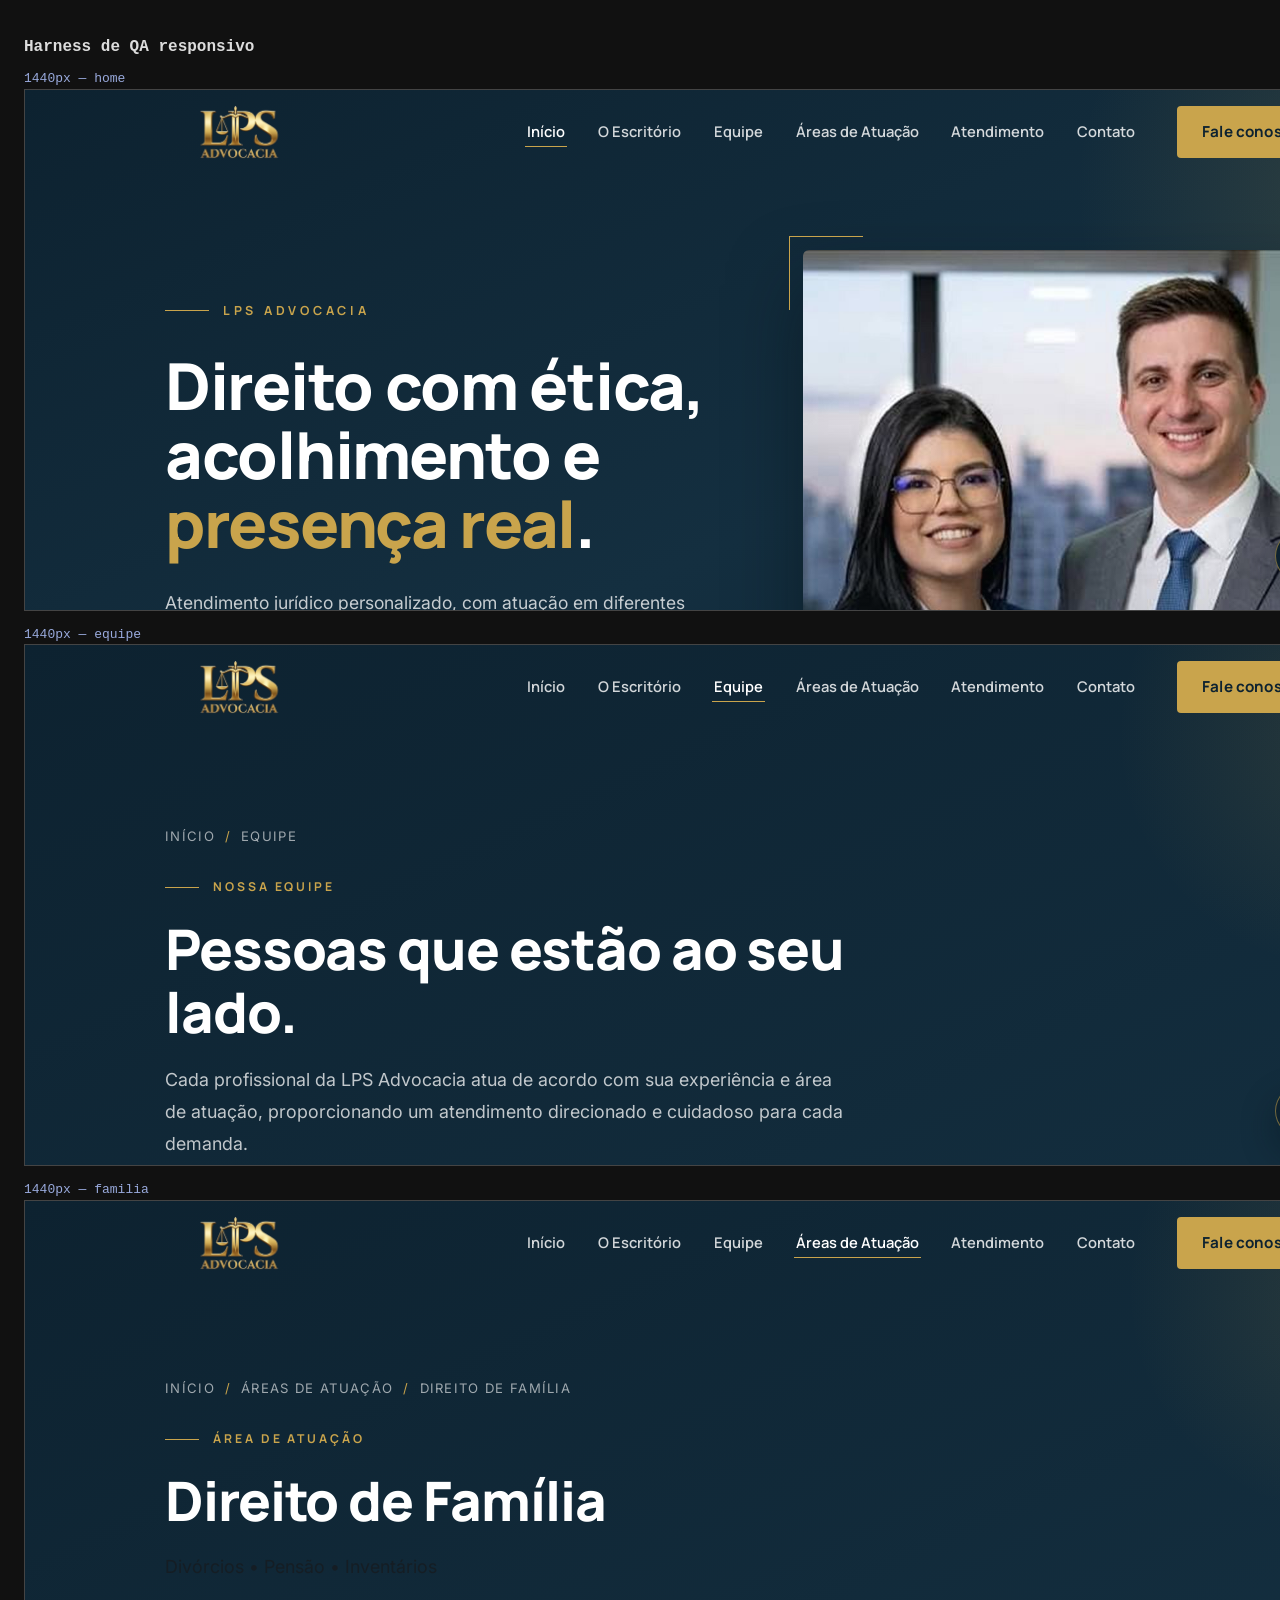
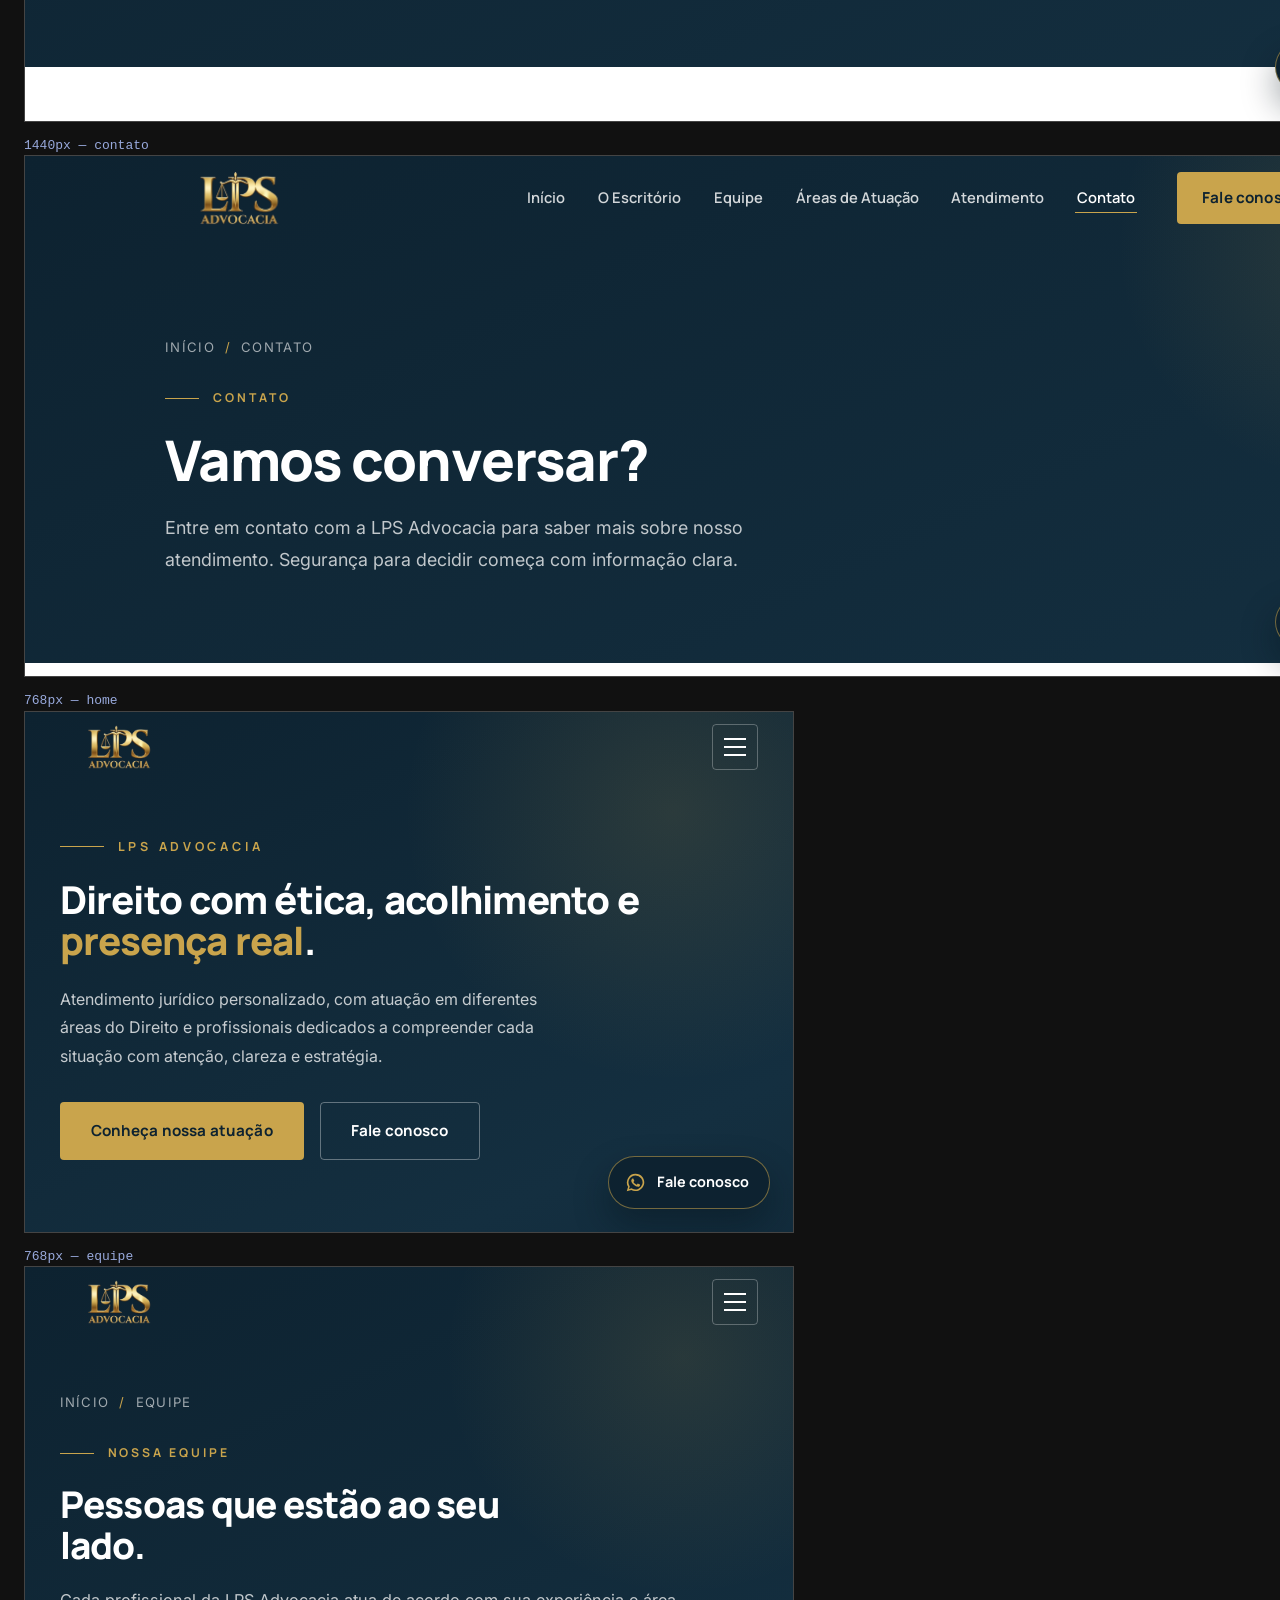
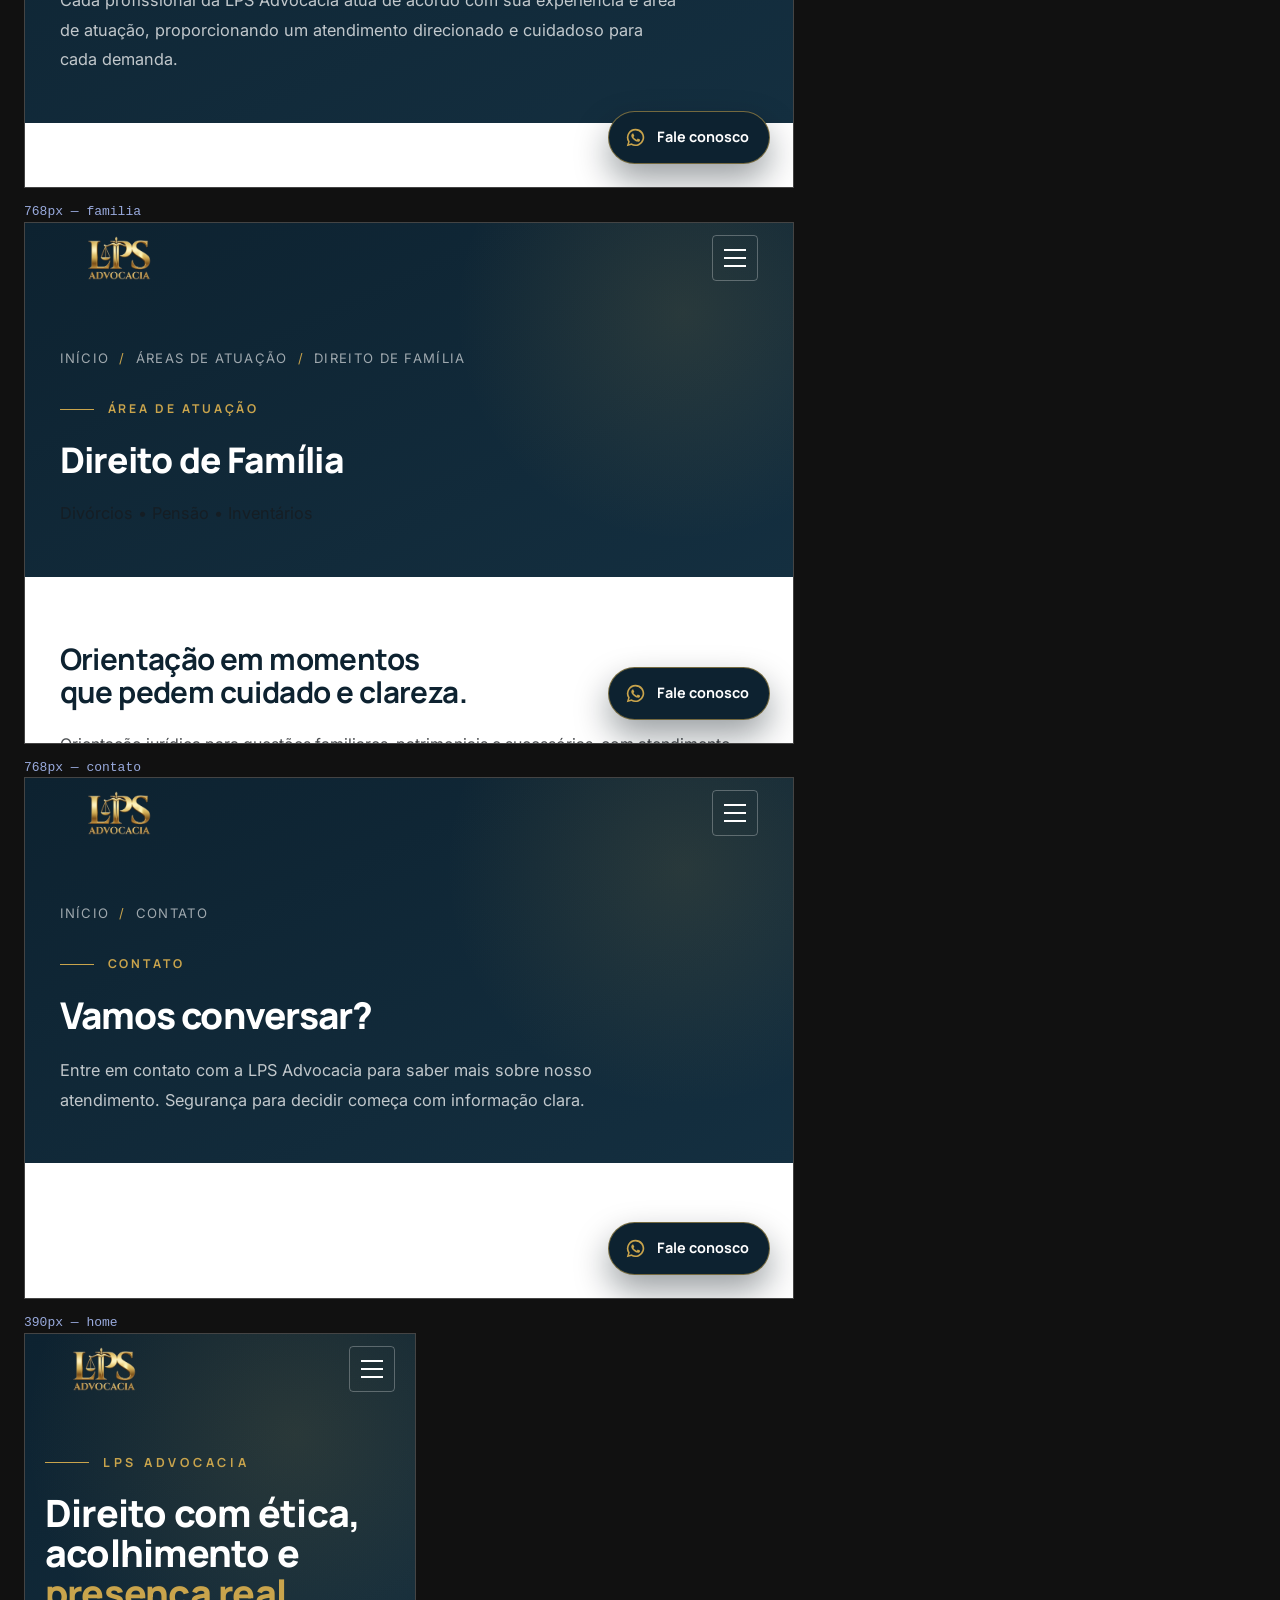
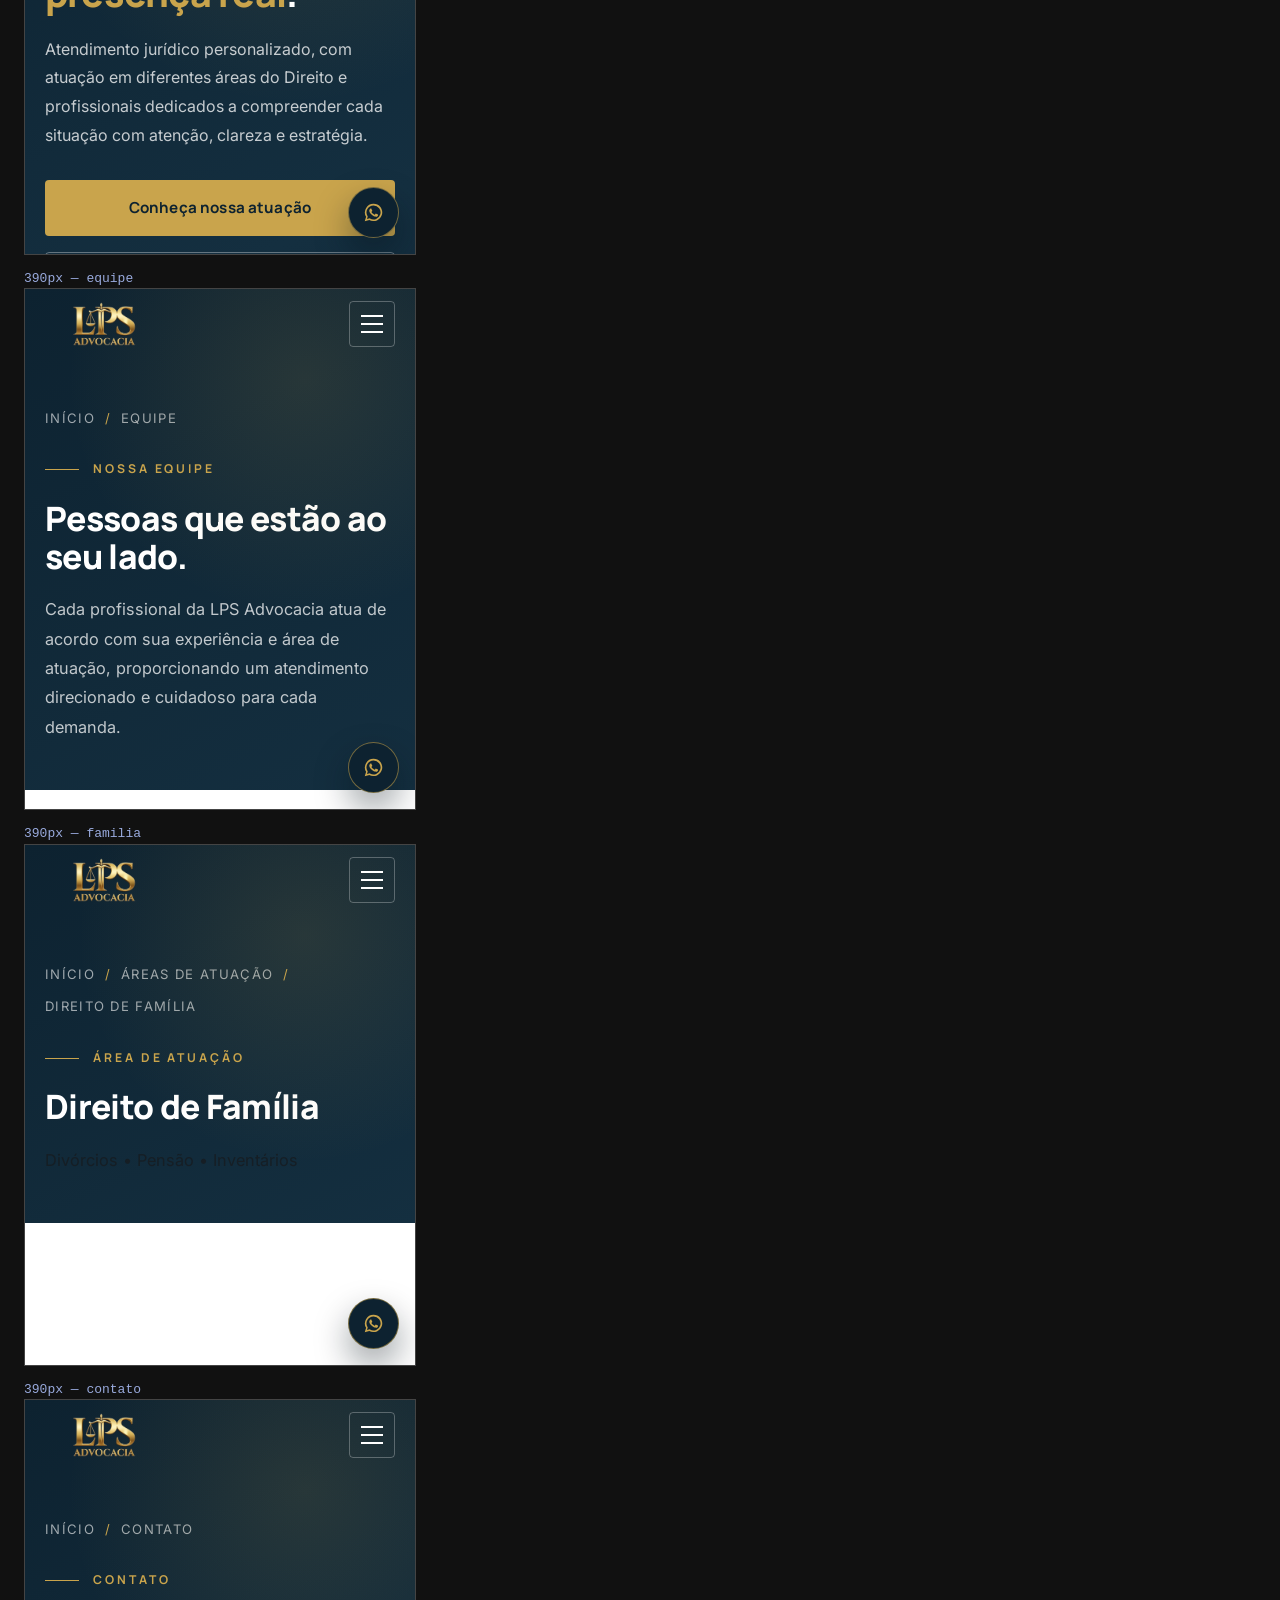
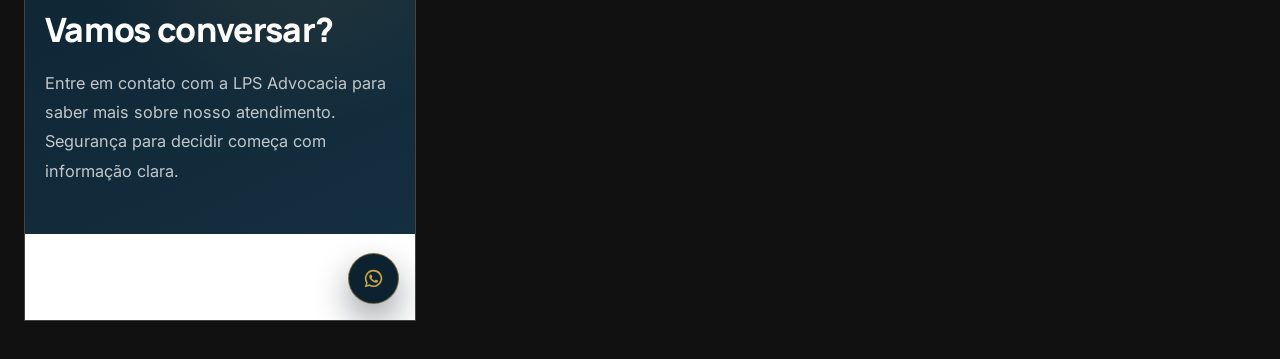
<file: tools/responsive.html>
<!DOCTYPE html>
<html lang="pt-BR">
<head>
  <meta charset="UTF-8">
  <title>QA Responsivo — LPS</title>
  <style>
    body { font: 13px/1.5 Consolas, monospace; background: #111; color: #ddd; padding: 16px; }
    h2 { color: #c9a44c; font-size: 15px; margin: 18px 0 8px; }
    iframe { border: 1px solid #444; display: block; margin-bottom: 6px; background: #fff; }
    #frames div { margin-bottom: 14px; }
    label { color: #9ad; }
  </style>
</head>
<body>
  <h1 style="font-size:16px">Harness de QA responsivo</h1>
  <div id="frames"></div>
  <script>
    var PAGES = [
      { url: "/", name: "home" },
      { url: "/equipe/", name: "equipe" },
      { url: "/areas-de-atuacao/familia/", name: "familia" },
      { url: "/contato/", name: "contato" }
    ];
    var WIDTHS = [1440, 768, 390];
    var container = document.getElementById("frames");
    WIDTHS.forEach(function (w) {
      PAGES.forEach(function (p) {
        var wrap = document.createElement("div");
        var lab = document.createElement("label");
        lab.textContent = w + "px — " + p.name + " ";
        var f = document.createElement("iframe");
        f.width = w;
        f.height = 520;
        f.src = p.url;
        f.setAttribute("data-w", w);
        f.setAttribute("data-p", p.name);
        wrap.appendChild(lab);
        wrap.appendChild(f);
        container.appendChild(wrap);
      });
    });
  </script>
</body>
</html>
</file>
<file: assets/css/style.css>
/* ============================================================
   LPS ADVOCACIA — Design System
   Azul-marinho + dourado discreto + tipografia Manrope/Inter
   ============================================================ */

/* ---------- 1. Tokens ---------- */
:root {
  --navy: #0d2230;
  --navy-2: #142f40;
  --navy-3: #0a1b26;
  --gold: #c9a44c;
  --gold-2: #d8b968;
  --gold-ink: #96762b;
  --beige: #e7dcc9;
  --off: #f7f5f0;
  --white: #ffffff;
  --graphite: #171b1f;
  --border: #d8d5cd;
  --border-dark: rgba(231, 220, 201, 0.16);

  --font-head: "Manrope", "Segoe UI", sans-serif;
  --font-body: "Inter", "Segoe UI", sans-serif;

  --container: 1240px;
  --gutter: clamp(20px, 4.5vw, 40px);
  --section-y: clamp(64px, 8.5vw, 116px);
  --header-h: 84px;

  --radius: 6px;
  --radius-sm: 4px;
  --ease: cubic-bezier(0.22, 0.61, 0.36, 1);
  --t: 300ms;
  --shadow: 0 18px 44px rgba(13, 34, 48, 0.1);
}

/* ---------- 2. Reset & base ---------- */
*,
*::before,
*::after {
  box-sizing: border-box;
  margin: 0;
  padding: 0;
}

html {
  scroll-behavior: smooth;
  scroll-padding-top: calc(var(--header-h) + 12px);
  -webkit-text-size-adjust: 100%;
}

body {
  font-family: var(--font-body);
  font-size: 1rem;
  line-height: 1.7;
  color: var(--graphite);
  background: var(--white);
  -webkit-font-smoothing: antialiased;
  overflow-x: hidden;
}

img {
  max-width: 100%;
  height: auto;
  display: block;
}

a {
  color: inherit;
  text-decoration: none;
}

ul,
ol {
  list-style: none;
}

button,
input,
textarea,
select {
  font: inherit;
  color: inherit;
}

h1,
h2,
h3,
h4 {
  font-family: var(--font-head);
  line-height: 1.12;
  letter-spacing: -0.02em;
  font-weight: 700;
  color: var(--navy);
}

::selection {
  background: var(--gold);
  color: var(--navy);
}

:focus-visible {
  outline: 2px solid var(--gold);
  outline-offset: 3px;
}

.skip-link {
  position: absolute;
  left: 16px;
  top: -60px;
  z-index: 200;
  background: var(--gold);
  color: var(--navy);
  font-weight: 600;
  padding: 10px 18px;
  border-radius: var(--radius-sm);
  transition: top var(--t) var(--ease);
}

.skip-link:focus {
  top: 14px;
}

/* ---------- 3. Layout utilities ---------- */
.container {
  width: 100%;
  max-width: var(--container);
  margin-inline: auto;
  padding-inline: var(--gutter);
}

.section {
  padding-block: var(--section-y);
  position: relative;
}

.section--off {
  background: var(--off);
}

.section--navy {
  background: var(--navy);
  color: rgba(255, 255, 255, 0.78);
}

.section--navy h2,
.section--navy h3,
.section--navy h4 {
  color: var(--white);
}

.eyebrow {
  display: inline-flex;
  align-items: center;
  gap: 14px;
  font-family: var(--font-head);
  font-size: 0.76rem;
  font-weight: 700;
  letter-spacing: 0.24em;
  text-transform: uppercase;
  color: var(--gold);
  margin-bottom: 20px;
}

.eyebrow::before {
  content: "";
  width: 34px;
  height: 1px;
  background: var(--gold);
  flex: none;
}

.eyebrow--center::after {
  content: "";
  width: 34px;
  height: 1px;
  background: var(--gold);
  flex: none;
}

.section-title {
  font-size: clamp(1.85rem, 3.6vw, 2.9rem);
  font-weight: 700;
  max-width: 22ch;
}

.section-title--wide {
  max-width: 26ch;
}

.section-head {
  max-width: 720px;
  margin-bottom: clamp(36px, 5vw, 60px);
}

.section-head--center {
  margin-inline: auto;
  text-align: center;
}

.section-head--center .section-title {
  margin-inline: auto;
}

.lead {
  font-size: clamp(1.02rem, 1.3vw, 1.12rem);
  line-height: 1.8;
  color: rgba(23, 27, 31, 0.78);
  margin-top: 20px;
}

.section--navy .lead {
  color: rgba(255, 255, 255, 0.74);
}

.gold {
  color: var(--gold);
}

.microcopy {
  font-family: var(--font-head);
  font-size: 0.82rem;
  font-weight: 600;
  letter-spacing: 0.14em;
  text-transform: uppercase;
  color: var(--gold-ink);
}

.section--navy .microcopy {
  color: var(--gold);
}

/* ---------- 4. Buttons ---------- */
.btn {
  display: inline-flex;
  align-items: center;
  justify-content: center;
  gap: 10px;
  padding: 15px 30px;
  font-family: var(--font-head);
  font-size: 0.95rem;
  font-weight: 700;
  letter-spacing: 0.01em;
  border: 1px solid transparent;
  border-radius: var(--radius-sm);
  cursor: pointer;
  transition: background var(--t) var(--ease), color var(--t) var(--ease),
    border-color var(--t) var(--ease), transform var(--t) var(--ease),
    box-shadow var(--t) var(--ease);
}

.btn:hover {
  transform: translateY(-2px);
}

.btn-gold {
  background: var(--gold);
  color: var(--navy);
}

.btn-gold:hover {
  background: var(--gold-2);
  box-shadow: 0 12px 26px rgba(201, 164, 76, 0.28);
}

.btn-outline {
  border-color: var(--gold);
  color: var(--gold-ink);
  background: transparent;
}

.btn-outline:hover {
  background: var(--gold);
  color: var(--navy);
}

.section--navy .btn-outline,
.hero .btn-outline {
  color: var(--gold);
}

.btn-ghost {
  border-color: rgba(255, 255, 255, 0.34);
  color: var(--white);
  background: transparent;
}

.btn-ghost:hover {
  border-color: var(--gold);
  color: var(--gold);
}

.btn-block {
  width: 100%;
}

.link-arrow {
  display: inline-flex;
  align-items: center;
  gap: 9px;
  font-family: var(--font-head);
  font-weight: 700;
  font-size: 0.94rem;
  color: var(--navy);
  border-bottom: 1px solid transparent;
  transition: color var(--t) var(--ease), gap var(--t) var(--ease);
}

.link-arrow::after {
  content: "→";
  color: var(--gold-ink);
  transition: transform var(--t) var(--ease);
}

.link-arrow:hover {
  color: var(--gold-ink);
  gap: 13px;
}

.section--navy .link-arrow {
  color: var(--white);
}

.section--navy .link-arrow:hover {
  color: var(--gold);
}

/* ---------- 5. Header ---------- */
.site-header {
  position: fixed;
  inset: 0 0 auto 0;
  z-index: 100;
  background: transparent;
  transition: background var(--t) var(--ease), box-shadow var(--t) var(--ease),
    border-color var(--t) var(--ease);
  border-bottom: 1px solid transparent;
}

.site-header.is-scrolled,
.site-header.is-open {
  background: rgba(13, 34, 48, 0.94);
  backdrop-filter: blur(10px);
  -webkit-backdrop-filter: blur(10px);
  border-bottom-color: rgba(201, 164, 76, 0.22);
  box-shadow: 0 10px 30px rgba(10, 27, 38, 0.28);
}

.header-inner {
  display: flex;
  align-items: center;
  gap: clamp(18px, 3vw, 40px);
  height: var(--header-h);
}

.brand {
  display: inline-flex;
  align-items: center;
  flex: none;
}

.brand img {
  width: clamp(118px, 12vw, 148px);
  height: auto;
}

.nav {
  margin-left: auto;
}

.nav-list {
  display: flex;
  align-items: center;
  gap: clamp(14px, 2vw, 30px);
}

.nav-list a {
  font-family: var(--font-head);
  font-size: 0.92rem;
  font-weight: 600;
  color: rgba(255, 255, 255, 0.82);
  padding: 8px 2px;
  position: relative;
  transition: color var(--t) var(--ease);
}

.nav-list a::after {
  content: "";
  position: absolute;
  left: 0;
  bottom: 2px;
  width: 100%;
  height: 1px;
  background: var(--gold);
  transform: scaleX(0);
  transform-origin: left;
  transition: transform var(--t) var(--ease);
}

.nav-list a:hover,
.nav-list a[aria-current="page"] {
  color: var(--white);
}

.nav-list a:hover::after,
.nav-list a[aria-current="page"]::after {
  transform: scaleX(1);
}

.header-cta {
  padding: 12px 24px;
  flex: none;
}

.menu-toggle {
  display: none;
  flex-direction: column;
  justify-content: center;
  gap: 6px;
  width: 46px;
  height: 46px;
  padding: 11px;
  background: transparent;
  border: 1px solid rgba(255, 255, 255, 0.28);
  border-radius: var(--radius-sm);
  cursor: pointer;
  margin-left: auto;
}

.menu-toggle span {
  display: block;
  height: 2px;
  width: 100%;
  background: var(--white);
  transition: transform var(--t) var(--ease), opacity var(--t) var(--ease);
}

.menu-toggle[aria-expanded="true"] span:nth-child(1) {
  transform: translateY(8px) rotate(45deg);
}

.menu-toggle[aria-expanded="true"] span:nth-child(2) {
  opacity: 0;
}

.menu-toggle[aria-expanded="true"] span:nth-child(3) {
  transform: translateY(-8px) rotate(-45deg);
}

.mobile-menu {
  position: fixed;
  inset: var(--header-h) 0 0 0;
  background: linear-gradient(180deg, var(--navy) 0%, var(--navy-3) 100%);
  padding: 28px var(--gutter) 44px;
  overflow-y: auto;
  z-index: 99;
  display: flex;
  flex-direction: column;
  gap: 8px;
}

.mobile-menu[hidden] {
  display: none;
}

.mobile-menu a.mm-link {
  font-family: var(--font-head);
  font-size: 1.35rem;
  font-weight: 700;
  color: var(--white);
  padding: 14px 0;
  border-bottom: 1px solid rgba(255, 255, 255, 0.1);
  transition: color var(--t) var(--ease), padding-left var(--t) var(--ease);
}

.mobile-menu a.mm-link:hover,
.mobile-menu a.mm-link[aria-current="page"] {
  color: var(--gold);
  padding-left: 8px;
}

.mm-cta {
  margin-top: 26px;
}

.mm-meta {
  margin-top: 28px;
  font-size: 0.92rem;
  color: rgba(255, 255, 255, 0.62);
  display: grid;
  gap: 6px;
}

.mm-meta a {
  color: var(--gold);
}

/* ---------- 6. Hero ---------- */
.hero {
  position: relative;
  background: linear-gradient(155deg, #0d2230 0%, #142f40 52%, #0d2230 100%);
  color: rgba(255, 255, 255, 0.78);
  padding-top: calc(var(--header-h) + clamp(40px, 6vw, 76px));
  padding-bottom: clamp(56px, 7vw, 96px);
  overflow: hidden;
}

.hero::before {
  content: "";
  position: absolute;
  top: -180px;
  right: -160px;
  width: 560px;
  height: 560px;
  background: radial-gradient(circle, rgba(201, 164, 76, 0.14) 0%, transparent 68%);
  pointer-events: none;
}

.hero::after {
  content: "";
  position: absolute;
  left: 0;
  bottom: 0;
  width: 100%;
  height: 1px;
  background: linear-gradient(90deg, transparent, rgba(201, 164, 76, 0.4), transparent);
}

.hero-grid {
  position: relative;
  display: grid;
  grid-template-columns: 1.04fr 0.96fr;
  gap: clamp(36px, 5vw, 72px);
  align-items: center;
}

.hero-eyebrow {
  display: inline-flex;
  align-items: center;
  gap: 14px;
  font-family: var(--font-head);
  font-size: 0.78rem;
  font-weight: 700;
  letter-spacing: 0.3em;
  text-transform: uppercase;
  color: var(--gold);
  margin-bottom: clamp(20px, 3vw, 30px);
}

.hero-eyebrow::before {
  content: "";
  width: 44px;
  height: 1px;
  background: var(--gold);
}

.hero h1 {
  font-size: clamp(2.35rem, 5vw, 4.05rem);
  font-weight: 800;
  color: var(--white);
  line-height: 1.06;
  max-width: 15ch;
}

.hero-text {
  margin-top: clamp(22px, 3vw, 30px);
  max-width: 52ch;
  font-size: clamp(1rem, 1.25vw, 1.1rem);
  line-height: 1.8;
  color: rgba(255, 255, 255, 0.76);
}

.hero-actions {
  display: flex;
  flex-wrap: wrap;
  gap: 16px;
  margin-top: clamp(30px, 4vw, 42px);
}

.hero-media {
  position: relative;
  justify-self: end;
  width: 100%;
  max-width: 540px;
}

.hero-media .frame {
  position: relative;
  border-radius: var(--radius);
  overflow: hidden;
  box-shadow: 0 34px 70px rgba(6, 17, 24, 0.5);
  aspect-ratio: 4 / 4.4;
}

.hero-media img {
  width: 100%;
  height: 100%;
  object-fit: cover;
  object-position: center 22%;
}

.hero-media .frame::after {
  content: "";
  position: absolute;
  inset: 0;
  background: linear-gradient(
    200deg,
    rgba(13, 34, 48, 0) 42%,
    rgba(13, 34, 48, 0.42) 100%
  );
}

.hero-media .corner {
  position: absolute;
  width: 74px;
  height: 74px;
  border: 1px solid var(--gold);
  pointer-events: none;
}

.hero-media .corner--tl {
  top: -14px;
  left: -14px;
  border-right: 0;
  border-bottom: 0;
}

.hero-media .corner--br {
  bottom: -14px;
  right: -14px;
  border-left: 0;
  border-top: 0;
}

.hero-badge {
  position: absolute;
  left: -26px;
  bottom: 34px;
  background: var(--navy);
  border: 1px solid rgba(201, 164, 76, 0.5);
  border-radius: var(--radius-sm);
  padding: 14px 20px;
  font-family: var(--font-head);
  font-size: 0.8rem;
  font-weight: 700;
  letter-spacing: 0.14em;
  text-transform: uppercase;
  color: var(--beige);
  box-shadow: 0 18px 36px rgba(6, 17, 24, 0.45);
}

/* ---------- 7. Manifesto ---------- */
.manifesto {
  background: var(--navy-3);
  color: rgba(255, 255, 255, 0.75);
  text-align: center;
  border-bottom: 1px solid var(--border-dark);
}

.manifesto h2 {
  font-size: clamp(1.9rem, 4.4vw, 3.3rem);
  color: var(--white);
  font-weight: 800;
}

.manifesto .sub {
  font-size: clamp(1.1rem, 2vw, 1.45rem);
  color: var(--gold);
  font-family: var(--font-head);
  font-weight: 600;
  margin-top: 16px;
}

.manifesto-list {
  display: flex;
  flex-wrap: wrap;
  justify-content: center;
  gap: clamp(16px, 3vw, 34px);
  margin-top: clamp(34px, 5vw, 52px);
}

.manifesto-list li {
  display: inline-flex;
  align-items: center;
  gap: 16px;
  font-family: var(--font-head);
  font-size: 0.95rem;
  font-weight: 600;
  letter-spacing: 0.06em;
  text-transform: uppercase;
  color: rgba(255, 255, 255, 0.86);
}

.manifesto-list li:not(:last-child)::after {
  content: "";
  width: 5px;
  height: 5px;
  background: var(--gold);
  transform: rotate(45deg);
}

/* ---------- 8. Escritório ---------- */
.split {
  display: grid;
  grid-template-columns: 1.02fr 0.98fr;
  gap: clamp(36px, 5.5vw, 76px);
  align-items: center;
}

.split .prose p + p {
  margin-top: 18px;
}

.prose p {
  color: rgba(23, 27, 31, 0.78);
  line-height: 1.85;
}

.section--navy .prose p {
  color: rgba(255, 255, 255, 0.74);
}

.media-card {
  position: relative;
}

.media-card img {
  border-radius: var(--radius);
  box-shadow: var(--shadow);
  width: 100%;
  aspect-ratio: 16 / 11;
  object-fit: cover;
}

.media-card::before {
  content: "";
  position: absolute;
  top: -16px;
  right: -16px;
  width: 120px;
  height: 120px;
  border-top: 1px solid var(--gold);
  border-right: 1px solid var(--gold);
  border-bottom: 0;
  border-left: 0;
  pointer-events: none;
}

.values {
  display: grid;
  gap: 14px;
  margin-top: clamp(30px, 4vw, 44px);
}

.value {
  display: flex;
  align-items: baseline;
  gap: 18px;
  padding: 18px 22px;
  background: var(--white);
  border: 1px solid var(--border);
  border-left: 3px solid var(--gold);
  border-radius: var(--radius-sm);
  transition: transform var(--t) var(--ease), box-shadow var(--t) var(--ease);
}

.value:hover {
  transform: translateX(4px);
  box-shadow: 0 14px 30px rgba(13, 34, 48, 0.07);
}

.value strong {
  font-family: var(--font-head);
  font-size: 1.02rem;
  color: var(--navy);
  flex: none;
}

.value span {
  font-size: 0.94rem;
  color: rgba(23, 27, 31, 0.7);
}

/* ---------- 9. Equipe ---------- */
.team-grid {
  display: grid;
  grid-template-columns: repeat(auto-fit, minmax(300px, 1fr));
  gap: clamp(24px, 3vw, 36px);
}

.team-card {
  background: var(--white);
  border: 1px solid var(--border);
  border-radius: var(--radius);
  overflow: hidden;
  display: flex;
  flex-direction: column;
  transition: border-color var(--t) var(--ease), transform var(--t) var(--ease),
    box-shadow var(--t) var(--ease);
}

.team-card:hover {
  border-color: var(--gold);
  transform: translateY(-5px);
  box-shadow: var(--shadow);
}

.team-photo {
  position: relative;
  overflow: hidden;
  aspect-ratio: 4 / 5;
  background: var(--navy-2);
}

.team-photo img {
  width: 100%;
  height: 100%;
  object-fit: cover;
  transition: transform 600ms var(--ease);
}

.team-card:hover .team-photo img {
  transform: scale(1.045);
}

.team-photo::after {
  content: "";
  position: absolute;
  left: 0;
  bottom: 0;
  width: 100%;
  height: 3px;
  background: var(--gold);
  transform: scaleX(0);
  transform-origin: left;
  transition: transform 420ms var(--ease);
}

.team-card:hover .team-photo::after {
  transform: scaleX(1);
}

.team-body {
  padding: clamp(24px, 3vw, 32px);
  display: flex;
  flex-direction: column;
  gap: 12px;
  flex: 1;
}

.team-body h3 {
  font-size: 1.4rem;
}

.team-role {
  font-family: var(--font-head);
  font-size: 0.8rem;
  font-weight: 700;
  letter-spacing: 0.18em;
  text-transform: uppercase;
  color: var(--gold-ink);
}

.team-oab {
  font-size: 0.9rem;
  color: rgba(23, 27, 31, 0.62);
}

.tag-list {
  display: flex;
  flex-wrap: wrap;
  gap: 8px;
}

.tag {
  font-family: var(--font-head);
  font-size: 0.76rem;
  font-weight: 600;
  letter-spacing: 0.06em;
  text-transform: uppercase;
  color: var(--navy);
  background: var(--beige);
  border-radius: 100px;
  padding: 5px 13px;
}

.team-bio {
  font-size: 0.95rem;
  line-height: 1.75;
  color: rgba(23, 27, 31, 0.72);
}

.team-body .link-arrow {
  margin-top: auto;
  padding-top: 14px;
}

/* Detalhe dos profissionais */
.profile {
  display: grid;
  grid-template-columns: 0.82fr 1.18fr;
  gap: clamp(32px, 5vw, 64px);
  align-items: start;
  padding-top: clamp(40px, 6vw, 72px);
  border-top: 1px solid var(--border);
}

.profile + .profile {
  margin-top: clamp(48px, 6vw, 76px);
}

.profile-photo {
  border-radius: var(--radius);
  overflow: hidden;
  box-shadow: var(--shadow);
  position: sticky;
  top: calc(var(--header-h) + 24px);
}

.profile-photo img {
  width: 100%;
  aspect-ratio: 4 / 5;
  object-fit: cover;
}

.profile h3 {
  font-size: clamp(1.7rem, 3vw, 2.3rem);
}

.profile-meta {
  display: flex;
  flex-wrap: wrap;
  gap: 12px 26px;
  align-items: center;
  margin-top: 14px;
  padding-bottom: 22px;
  border-bottom: 1px solid var(--border);
}

.profile-meta .team-role {
  color: var(--gold-ink);
}

.profile-block {
  margin-top: 26px;
}

.profile-block h4 {
  font-size: 0.8rem;
  font-family: var(--font-head);
  font-weight: 700;
  letter-spacing: 0.2em;
  text-transform: uppercase;
  color: var(--gold-ink);
  margin-bottom: 12px;
}

.profile-block p {
  color: rgba(23, 27, 31, 0.78);
  line-height: 1.85;
}

.bullets {
  display: grid;
  gap: 9px;
}

.bullets li {
  position: relative;
  padding-left: 24px;
  color: rgba(23, 27, 31, 0.78);
  line-height: 1.7;
}

.bullets li::before {
  content: "";
  position: absolute;
  left: 2px;
  top: 11px;
  width: 7px;
  height: 7px;
  border: 1px solid var(--gold);
  transform: rotate(45deg);
}

.section--navy .bullets li {
  color: rgba(255, 255, 255, 0.76);
}

/* ---------- 10. Áreas de atuação ---------- */
.area-grid {
  display: grid;
  grid-template-columns: repeat(auto-fit, minmax(310px, 1fr));
  gap: clamp(22px, 2.6vw, 30px);
}

.area-card {
  position: relative;
  display: flex;
  flex-direction: column;
  gap: 14px;
  background: var(--white);
  border: 1px solid var(--border);
  border-radius: var(--radius);
  padding: clamp(28px, 3vw, 36px);
  transition: border-color var(--t) var(--ease), transform var(--t) var(--ease),
    box-shadow var(--t) var(--ease);
  overflow: hidden;
}

.area-card::before {
  content: "";
  position: absolute;
  top: 0;
  left: 0;
  width: 100%;
  height: 2px;
  background: var(--gold);
  transform: scaleX(0);
  transform-origin: left;
  transition: transform 420ms var(--ease);
}

.area-card:hover {
  border-color: var(--gold);
  transform: translateY(-5px);
  box-shadow: 0 16px 36px rgba(13, 34, 48, 0.09);
}

.area-card:hover::before {
  transform: scaleX(1);
}

.area-index {
  font-family: var(--font-head);
  font-size: 0.8rem;
  font-weight: 800;
  letter-spacing: 0.2em;
  color: var(--gold-ink);
}

.area-card h3 {
  font-size: clamp(1.28rem, 1.8vw, 1.5rem);
}

.area-tags {
  font-family: var(--font-head);
  font-size: 0.84rem;
  font-weight: 600;
  letter-spacing: 0.05em;
  color: var(--gold-ink);
}

.area-card p {
  font-size: 0.97rem;
  line-height: 1.78;
  color: rgba(23, 27, 31, 0.74);
  flex: 1;
}

.area-card .link-arrow {
  font-size: 0.9rem;
}

/* Página de área */
.area-hero {
  background: linear-gradient(155deg, var(--navy) 0%, var(--navy-2) 100%);
  color: rgba(255, 255, 255, 0.76);
  padding-top: calc(var(--header-h) + clamp(48px, 7vw, 92px));
  padding-bottom: clamp(48px, 6vw, 84px);
  position: relative;
  overflow: hidden;
}

.area-hero::after {
  content: "";
  position: absolute;
  top: -140px;
  right: -120px;
  width: 460px;
  height: 460px;
  background: radial-gradient(circle, rgba(201, 164, 76, 0.13) 0%, transparent 70%);
}

.area-hero h1 {
  color: var(--white);
  font-size: clamp(2.1rem, 4.6vw, 3.4rem);
  font-weight: 800;
  max-width: 18ch;
}

.breadcrumb {
  display: flex;
  flex-wrap: wrap;
  gap: 10px;
  align-items: center;
  font-size: 0.82rem;
  letter-spacing: 0.1em;
  text-transform: uppercase;
  color: rgba(255, 255, 255, 0.6);
  margin-bottom: 22px;
  position: relative;
}

.breadcrumb a:hover {
  color: var(--gold);
}

.breadcrumb span[aria-hidden] {
  color: var(--gold);
}

/* ---------- 11. Como funciona ---------- */
.steps {
  display: grid;
  grid-template-columns: repeat(4, 1fr);
  gap: clamp(24px, 3vw, 34px);
  position: relative;
}

.steps::before {
  content: "";
  position: absolute;
  top: 34px;
  left: 4%;
  right: 4%;
  height: 1px;
  background: linear-gradient(90deg, transparent, rgba(201, 164, 76, 0.55) 18%, rgba(201, 164, 76, 0.55) 82%, transparent);
}

.step {
  position: relative;
  background: var(--navy-2);
  border: 1px solid var(--border-dark);
  border-radius: var(--radius);
  padding: clamp(26px, 3vw, 34px);
  transition: border-color var(--t) var(--ease), transform var(--t) var(--ease);
}

.step:hover {
  border-color: rgba(201, 164, 76, 0.5);
  transform: translateY(-4px);
}

.step-num {
  font-family: var(--font-head);
  font-size: clamp(2.4rem, 4vw, 3.2rem);
  font-weight: 800;
  line-height: 1;
  color: var(--gold);
  display: block;
  margin-bottom: 18px;
}

.step h3 {
  font-size: 1.14rem;
  color: var(--white);
  margin-bottom: 10px;
}

.step p {
  font-size: 0.95rem;
  line-height: 1.75;
  color: rgba(255, 255, 255, 0.7);
}

/* ---------- 12. Atendimento ---------- */
.att-grid {
  display: grid;
  grid-template-columns: 1fr 1fr;
  gap: clamp(24px, 3vw, 34px);
}

.att-card {
  background: var(--white);
  border: 1px solid var(--border);
  border-radius: var(--radius);
  padding: clamp(30px, 4vw, 46px);
  display: flex;
  flex-direction: column;
  gap: 16px;
  transition: border-color var(--t) var(--ease), box-shadow var(--t) var(--ease);
}

.att-card:hover {
  border-color: var(--gold);
  box-shadow: var(--shadow);
}

.att-icon {
  width: 52px;
  height: 52px;
  display: inline-flex;
  align-items: center;
  justify-content: center;
  border: 1px solid var(--gold);
  border-radius: 50%;
  color: var(--gold-ink);
}

.att-icon svg {
  width: 24px;
  height: 24px;
}

.att-card h3 {
  font-size: clamp(1.3rem, 2vw, 1.6rem);
}

.att-card p {
  color: rgba(23, 27, 31, 0.74);
  line-height: 1.8;
}

.att-card address {
  font-style: normal;
  color: rgba(23, 27, 31, 0.74);
  line-height: 1.8;
}

.att-card .btn {
  align-self: flex-start;
  margin-top: 6px;
}

/* ---------- 13. CTA banner ---------- */
.cta {
  background: linear-gradient(140deg, var(--navy) 0%, var(--navy-2) 60%, var(--navy) 100%);
  text-align: center;
  position: relative;
  overflow: hidden;
  border-block: 1px solid rgba(201, 164, 76, 0.28);
}

.cta::before,
.cta::after {
  content: "";
  position: absolute;
  width: 340px;
  height: 340px;
  border: 1px solid rgba(201, 164, 76, 0.16);
  border-radius: 50%;
  pointer-events: none;
}

.cta::before {
  top: -170px;
  left: -110px;
}

.cta::after {
  bottom: -190px;
  right: -90px;
}

.cta h2 {
  font-size: clamp(1.85rem, 4vw, 3rem);
  color: var(--white);
  font-weight: 800;
  max-width: 20ch;
  margin-inline: auto;
}

.cta p {
  max-width: 56ch;
  margin: 20px auto 0;
  color: rgba(255, 255, 255, 0.74);
  font-size: clamp(1rem, 1.3vw, 1.08rem);
}

.cta .btn {
  margin-top: clamp(28px, 4vw, 40px);
}

/* ---------- 14. Contato ---------- */
.contact-grid {
  display: grid;
  grid-template-columns: 0.92fr 1.08fr;
  gap: clamp(28px, 4vw, 48px);
  align-items: start;
}

.contact-info {
  background: var(--navy);
  color: rgba(255, 255, 255, 0.76);
  border-radius: var(--radius);
  padding: clamp(30px, 4vw, 46px);
  position: relative;
  overflow: hidden;
}

.contact-info::after {
  content: "";
  position: absolute;
  top: -90px;
  right: -90px;
  width: 240px;
  height: 240px;
  background: radial-gradient(circle, rgba(201, 164, 76, 0.18) 0%, transparent 70%);
}

.contact-info h3 {
  color: var(--white);
  font-size: clamp(1.6rem, 2.6vw, 2.1rem);
}

.contact-info > p {
  margin-top: 14px;
  color: rgba(255, 255, 255, 0.72);
}

.contact-list {
  display: grid;
  gap: 20px;
  margin-top: clamp(26px, 3vw, 36px);
}

.contact-list li {
  display: flex;
  gap: 16px;
  align-items: flex-start;
}

.contact-list svg {
  width: 20px;
  height: 20px;
  flex: none;
  color: var(--gold);
  margin-top: 4px;
}

.contact-list .label {
  display: block;
  font-family: var(--font-head);
  font-size: 0.74rem;
  font-weight: 700;
  letter-spacing: 0.18em;
  text-transform: uppercase;
  color: var(--gold);
  margin-bottom: 3px;
}

.contact-list a:hover {
  color: var(--gold);
}

.contact-form {
  background: var(--white);
  border: 1px solid var(--border);
  border-radius: var(--radius);
  padding: clamp(28px, 4vw, 44px);
  box-shadow: var(--shadow);
}

.form-grid {
  display: grid;
  grid-template-columns: 1fr 1fr;
  gap: 20px;
}

.field {
  display: flex;
  flex-direction: column;
  gap: 8px;
}

.field--full {
  grid-column: 1 / -1;
}

.field label {
  font-family: var(--font-head);
  font-size: 0.84rem;
  font-weight: 700;
  letter-spacing: 0.06em;
  color: var(--navy);
}

.field label .req {
  color: var(--gold-ink);
}

.field input,
.field select,
.field textarea {
  width: 100%;
  padding: 13px 16px;
  background: var(--off);
  border: 1px solid var(--border);
  border-radius: var(--radius-sm);
  font-size: 0.97rem;
  transition: border-color var(--t) var(--ease), background var(--t) var(--ease);
}

.field textarea {
  min-height: 140px;
  resize: vertical;
}

.field input:focus,
.field select:focus,
.field textarea:focus {
  outline: none;
  border-color: var(--gold);
  background: var(--white);
  box-shadow: 0 0 0 3px rgba(201, 164, 76, 0.16);
}

.field .error {
  font-size: 0.82rem;
  color: #a12b2b;
  min-height: 1em;
}

.consent {
  display: flex;
  gap: 12px;
  align-items: flex-start;
  font-size: 0.88rem;
  line-height: 1.65;
  color: rgba(23, 27, 31, 0.7);
  grid-column: 1 / -1;
}

.consent input {
  width: 18px;
  height: 18px;
  margin-top: 3px;
  flex: none;
  accent-color: var(--gold-ink);
}

.consent a {
  color: var(--gold-ink);
  text-decoration: underline;
}

.form-note {
  font-size: 0.84rem;
  color: rgba(23, 27, 31, 0.6);
  grid-column: 1 / -1;
}

.form-status {
  grid-column: 1 / -1;
  font-family: var(--font-head);
  font-size: 0.92rem;
  font-weight: 600;
  padding: 12px 16px;
  border-radius: var(--radius-sm);
  background: rgba(201, 164, 76, 0.14);
  border: 1px solid rgba(201, 164, 76, 0.5);
  color: var(--navy);
}

.form-status:empty {
  display: none;
}

/* ---------- 15. Rodapé ---------- */
.site-footer {
  background: var(--navy-3);
  color: rgba(255, 255, 255, 0.68);
  padding-top: clamp(52px, 6vw, 76px);
}

.footer-grid {
  display: grid;
  grid-template-columns: 1.5fr 1fr 1.15fr 1fr;
  gap: clamp(30px, 4vw, 52px);
  padding-bottom: clamp(38px, 5vw, 56px);
}

.footer-brand img {
  width: 168px;
}

.footer-brand p {
  margin-top: 18px;
  font-size: 0.95rem;
  line-height: 1.75;
  max-width: 34ch;
  color: rgba(255, 255, 255, 0.62);
}

.footer-col h3 {
  font-size: 0.78rem;
  font-weight: 700;
  letter-spacing: 0.2em;
  text-transform: uppercase;
  color: var(--gold);
  margin-bottom: 18px;
}

.footer-col ul {
  display: grid;
  gap: 11px;
}

.footer-col a,
.footer-col li {
  font-size: 0.95rem;
  color: rgba(255, 255, 255, 0.7);
  transition: color var(--t) var(--ease);
}

.footer-col a:hover {
  color: var(--gold);
}

.social-link {
  display: inline-flex;
  align-items: center;
  gap: 10px;
}

.social-link svg {
  width: 18px;
  height: 18px;
  color: var(--gold);
}

.footer-bottom {
  border-top: 1px solid rgba(255, 255, 255, 0.1);
  padding-block: 24px;
  display: flex;
  flex-wrap: wrap;
  gap: 14px 30px;
  justify-content: space-between;
  align-items: center;
  font-size: 0.86rem;
  color: rgba(255, 255, 255, 0.5);
}

.footer-bottom ul {
  display: flex;
  flex-wrap: wrap;
  gap: 24px;
}

.footer-bottom a:hover {
  color: var(--gold);
}

/* ---------- 16. WhatsApp flutuante ---------- */
.whatsapp {
  position: fixed;
  right: clamp(16px, 3vw, 28px);
  bottom: clamp(16px, 3vw, 28px);
  z-index: 90;
  display: inline-flex;
  align-items: center;
  gap: 11px;
  background: var(--navy);
  color: var(--white);
  border: 1px solid rgba(201, 164, 76, 0.55);
  border-radius: 100px;
  padding: 13px 20px 13px 16px;
  font-family: var(--font-head);
  font-size: 0.9rem;
  font-weight: 700;
  box-shadow: 0 16px 34px rgba(6, 17, 24, 0.4);
  transition: transform var(--t) var(--ease), background var(--t) var(--ease),
    border-color var(--t) var(--ease);
}

.whatsapp svg {
  width: 21px;
  height: 21px;
  color: var(--gold);
  flex: none;
}

.whatsapp:hover {
  transform: translateY(-3px);
  background: var(--navy-2);
  border-color: var(--gold);
}

/* ---------- 17. Animações ---------- */
.reveal {
  opacity: 0;
  transform: translateY(22px);
  transition: opacity 700ms var(--ease), transform 700ms var(--ease);
  transition-delay: var(--d, 0ms);
}

.reveal.is-visible {
  opacity: 1;
  transform: none;
}

/* ---------- 18. Página interna — cabeçalho ---------- */
.page-hero {
  background: linear-gradient(155deg, var(--navy) 0%, var(--navy-2) 100%);
  color: rgba(255, 255, 255, 0.76);
  padding-top: calc(var(--header-h) + clamp(48px, 7vw, 96px));
  padding-bottom: clamp(48px, 6vw, 88px);
  position: relative;
  overflow: hidden;
}

.page-hero::after {
  content: "";
  position: absolute;
  top: -150px;
  right: -130px;
  width: 480px;
  height: 480px;
  background: radial-gradient(circle, rgba(201, 164, 76, 0.13) 0%, transparent 70%);
  pointer-events: none;
}

.page-hero h1 {
  color: var(--white);
  font-size: clamp(2.1rem, 4.8vw, 3.5rem);
  font-weight: 800;
  max-width: 20ch;
}

.page-hero .lead {
  color: rgba(255, 255, 255, 0.74);
  max-width: 62ch;
}

/* ---------- 19. Responsivo ---------- */
@media (max-width: 1080px) {
  .nav-list {
    gap: 16px;
  }

  .nav-list a {
    font-size: 0.87rem;
  }

  .steps {
    grid-template-columns: repeat(2, 1fr);
  }

  .steps::before {
    display: none;
  }

  .footer-grid {
    grid-template-columns: 1fr 1fr;
  }
}

@media (max-width: 960px) {
  :root {
    --header-h: 70px;
  }

  .nav,
  .header-cta {
    display: none;
  }

  .menu-toggle {
    display: flex;
  }

  .hero-grid {
    grid-template-columns: 1fr;
    gap: clamp(34px, 6vw, 48px);
  }

  .hero h1 {
    max-width: 100%;
  }

  .hero-media {
    justify-self: stretch;
    max-width: 560px;
    margin-inline: auto;
    order: 2;
  }

  .hero-media .frame {
    aspect-ratio: 4 / 3.4;
  }

  .hero-badge {
    left: 16px;
  }

  .split,
  .contact-grid,
  .profile {
    grid-template-columns: 1fr;
  }

  .profile-photo {
    position: static;
    max-width: 420px;
  }

  .att-grid {
    grid-template-columns: 1fr;
  }
}

@media (max-width: 720px) {
  .hero-actions .btn {
    width: 100%;
  }

  .steps {
    grid-template-columns: 1fr;
  }

  .form-grid {
    grid-template-columns: 1fr;
  }

  .footer-grid {
    grid-template-columns: 1fr;
    gap: 34px;
  }

  .footer-bottom {
    justify-content: flex-start;
  }

  .manifesto-list {
    flex-direction: column;
    align-items: center;
    gap: 14px;
  }

  .manifesto-list li:not(:last-child)::after {
    display: none;
  }

  .whatsapp span {
    display: none;
  }

  .whatsapp {
    padding: 14px;
    border-radius: 50%;
  }

  .media-card::before {
    display: none;
  }

  .hero-media .corner {
    width: 52px;
    height: 52px;
  }
}

@media (max-width: 420px) {
  .hero-media .frame {
    aspect-ratio: 1 / 1.05;
  }

  .btn {
    padding: 14px 22px;
  }
}

/* ---------- 20. Movimento reduzido ---------- */
@media (prefers-reduced-motion: reduce) {
  html {
    scroll-behavior: auto;
  }

  *,
  *::before,
  *::after {
    animation-duration: 0.01ms !important;
    transition-duration: 0.01ms !important;
  }

  .reveal {
    opacity: 1;
    transform: none;
  }
}
</file>
